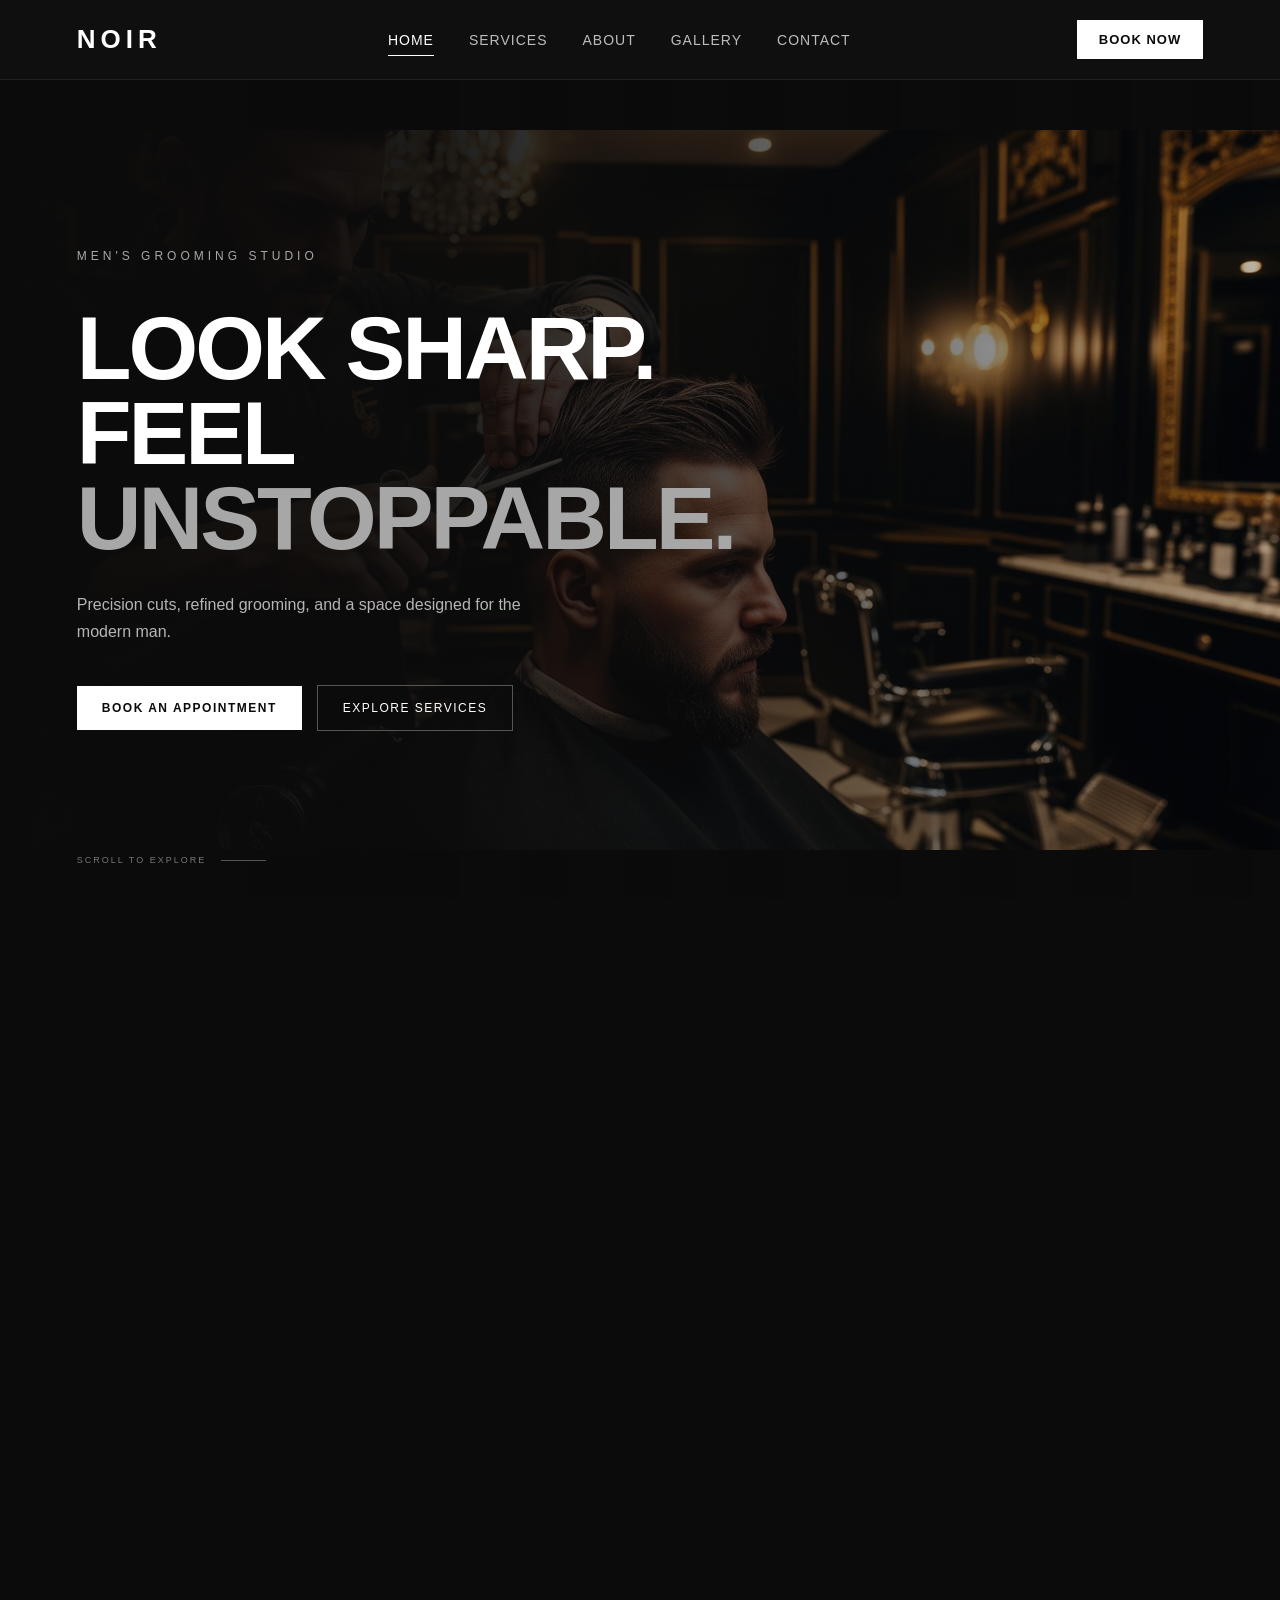
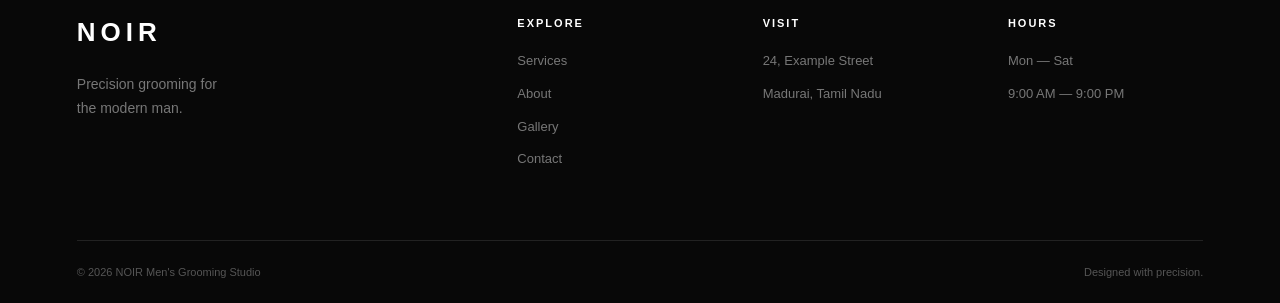
<file: index.html>
<!DOCTYPE html>
<html lang="en">
<head>
    <meta charset="UTF-8">
    <meta name="viewport" content="width=device-width, initial-scale=1.0">
    <title>NOIR — Men's Grooming Studio</title>
    <link rel="stylesheet" href="css/style.css">
    <link rel="stylesheet" href="css/home.css">
</head>

<body>

<header class="navbar">
     <a href="index.html" class="logo">NOIR</a>
       <nav class="nav-links">
    <a href="index.html" class="active">Home</a>
    <a href="services.html">Services</a>
    <a href="about.html">About</a>
    <a href="gallery.html">Gallery</a>
    <a href="contact.html">Contact</a>
</nav>

<a href="contact.html#contact" class="nav-button">Book Now</a>

<button class="menu-toggle" id="menuToggle" aria-label="Open menu">
    <span></span>
    <span></span>
</button>
</header>

<section class="hero">
    <div class="hero-content">
        <p class="hero-label">MEN'S GROOMING STUDIO</p>
<br>
        <h1>LOOK SHARP.<br>FEEL <span>UNSTOPPABLE.</span></h1>

        <p class="hero-description">
            Precision cuts, refined grooming, and a space designed for the modern man.
        </p>

        <div class="hero-buttons">
            <a href="contact.html#contact" class="primary-button">Book an Appointment</a>
            <a href="services.html#menugo" class="secondary-button">Explore Services</a>
        </div>
    </div>

    <div class="hero-scroll">
        <span>SCROLL TO EXPLORE</span>
        <div class="scroll-line"></div>
    </div>
</section>
    
<section class="services-preview reveal">
    <div class="section-heading">
        <div>
            <p class="section-label">WHAT WE DO</p>
            <h2>Precision grooming<br>for the modern man.</h2>
        </div>

        <a href="services.html" class="view-services">View All Services →</a>
    </div>

    <div class="services-list">

        <div class="service-item">
            <span class="service-number">01</span>

            <div class="service-info">
                <h3>Signature Haircut</h3>
                <p>Precision cut tailored to your style and features.</p>
            </div>

            <span class="service-price">₹500</span>
        </div>

        <div class="service-item">
            <span class="service-number">02</span>

            <div class="service-info">
                <h3>Beard Sculpt</h3>
                <p>Shape, define and refine your beard with precision.</p>
            </div>

            <span class="service-price">₹300</span>
        </div>

        <div class="service-item">
            <span class="service-number">03</span>

            <div class="service-info">
                <h3>Hair + Beard</h3>
                <p>The complete grooming experience, from cut to finish.</p>
            </div>

            <span class="service-price">₹700</span>
        </div>

        <div class="service-item">
            <span class="service-number">04</span>

            <div class="service-info">
                <h3>Premium Styling</h3>
                <p>Professional styling to complete your signature look.</p>
            </div>

            <span class="service-price">₹400</span>
        </div>

    </div>
</section>

<section class="experience reveal">
    <div class="experience-image">
        <img src="images/experience.jpg" alt="Barber providing a precision haircut">
    </div>

    <div class="experience-content">
        <p class="section-label">THE NOIR EXPERIENCE</p>

        <h2>More than a haircut.<br>It's your time.</h2>

        <p class="experience-description">
            Step into a space where precision meets comfort. 
            Every detail is designed to give you a grooming experience 
            worth coming back for.
        </p>

        <div class="experience-features">

            <div class="feature">
                <span>01</span>
                <div>
                    <h3>Precision</h3>
                    <p>Every cut is tailored to your style and features.</p>
                </div>
            </div>

            <div class="feature">
                <span>02</span>
                <div>
                    <h3>Experience</h3>
                    <p>A refined environment designed around you.</p>
                </div>
            </div>

            <div class="feature">
                <span>03</span>
                <div>
                    <h3>Confidence</h3>
                    <p>Leave looking sharp and feeling your best.</p>
                </div>
            </div>

        </div>
    </div>
</section>

<section class="gallery-preview reveal">

    <div class="gallery-heading">
        <div>
            <p class="section-label">OUR WORK</p>
            <h2>Made to be<br>noticed.</h2>
        </div>

        <a href="gallery.html" class="view-services">
            View Full Gallery →
        </a>
    </div>

    <div class="gallery-grid">

        <div class="gallery-item gallery-large">
            <img src="images/gallery1.jpg" alt="Precision haircut">
        </div>

        <div class="gallery-item">
            <img src="images/gallery2.jpg" alt="Modern men's hairstyle">
        </div>

        <div class="gallery-item">
            <img src="images/gallery3.jpg" alt="Professional beard styling">
        </div>

        <div class="gallery-item">
            <img src="images/gallery4.jpg" alt="Barber grooming service">
        </div>

        <div class="gallery-item gallery-large">
            <img src="images/gallery5.jpg" alt="Premium men's haircut">
        </div>

        <div class="gallery-item">
            <img src="images/gallery6.jpg" alt="Luxury barber studio">
        </div>

          <div class="gallery-item">
            <img src="images/gallery7.jpg" alt="Luxury Salon">
        </div>

    </div>

</section>

<section class="booking-cta reveal">

    <div class="cta-content">
        <p class="section-label">YOUR NEXT LOOK STARTS HERE</p>

        <h2>Ready for<br><span>your next look?</span></h2>

        <p>
            Book your appointment and let us take care of the rest.
        </p>

        <a href="contact.html" class="cta-button">
            Book an Appointment →
        </a>
    </div>

</section>

<footer class="footer">

    <div class="footer-main">

        <div class="footer-brand">
            <a href="index.html" class="logo" id="businessLogo">NOIR</a>

            <p>
                Precision grooming for<br>
                the modern man.
            </p>
        </div>

        <div class="footer-column">
            <h4>Explore</h4>
            <a href="services.html">Services</a>
            <a href="about.html">About</a>
            <a href="gallery.html">Gallery</a>
            <a href="contact.html">Contact</a>
        </div>

        <div class="footer-column">
            <h4>Visit</h4>
            <p>24, Example Street</p>
            <p>Madurai, Tamil Nadu</p>
        </div>

        <div class="footer-column">
            <h4>Hours</h4>
            <p>Mon — Sat</p>
            <p>9:00 AM — 9:00 PM</p>
        </div>

    </div>

    <div class="footer-bottom">
        <p>© 2026 NOIR Men's Grooming Studio</p>
        <p>Designed with precision.</p>
    </div>

</footer>
    
<script src="js/script.js"></script>

</body>

</html>
</file>
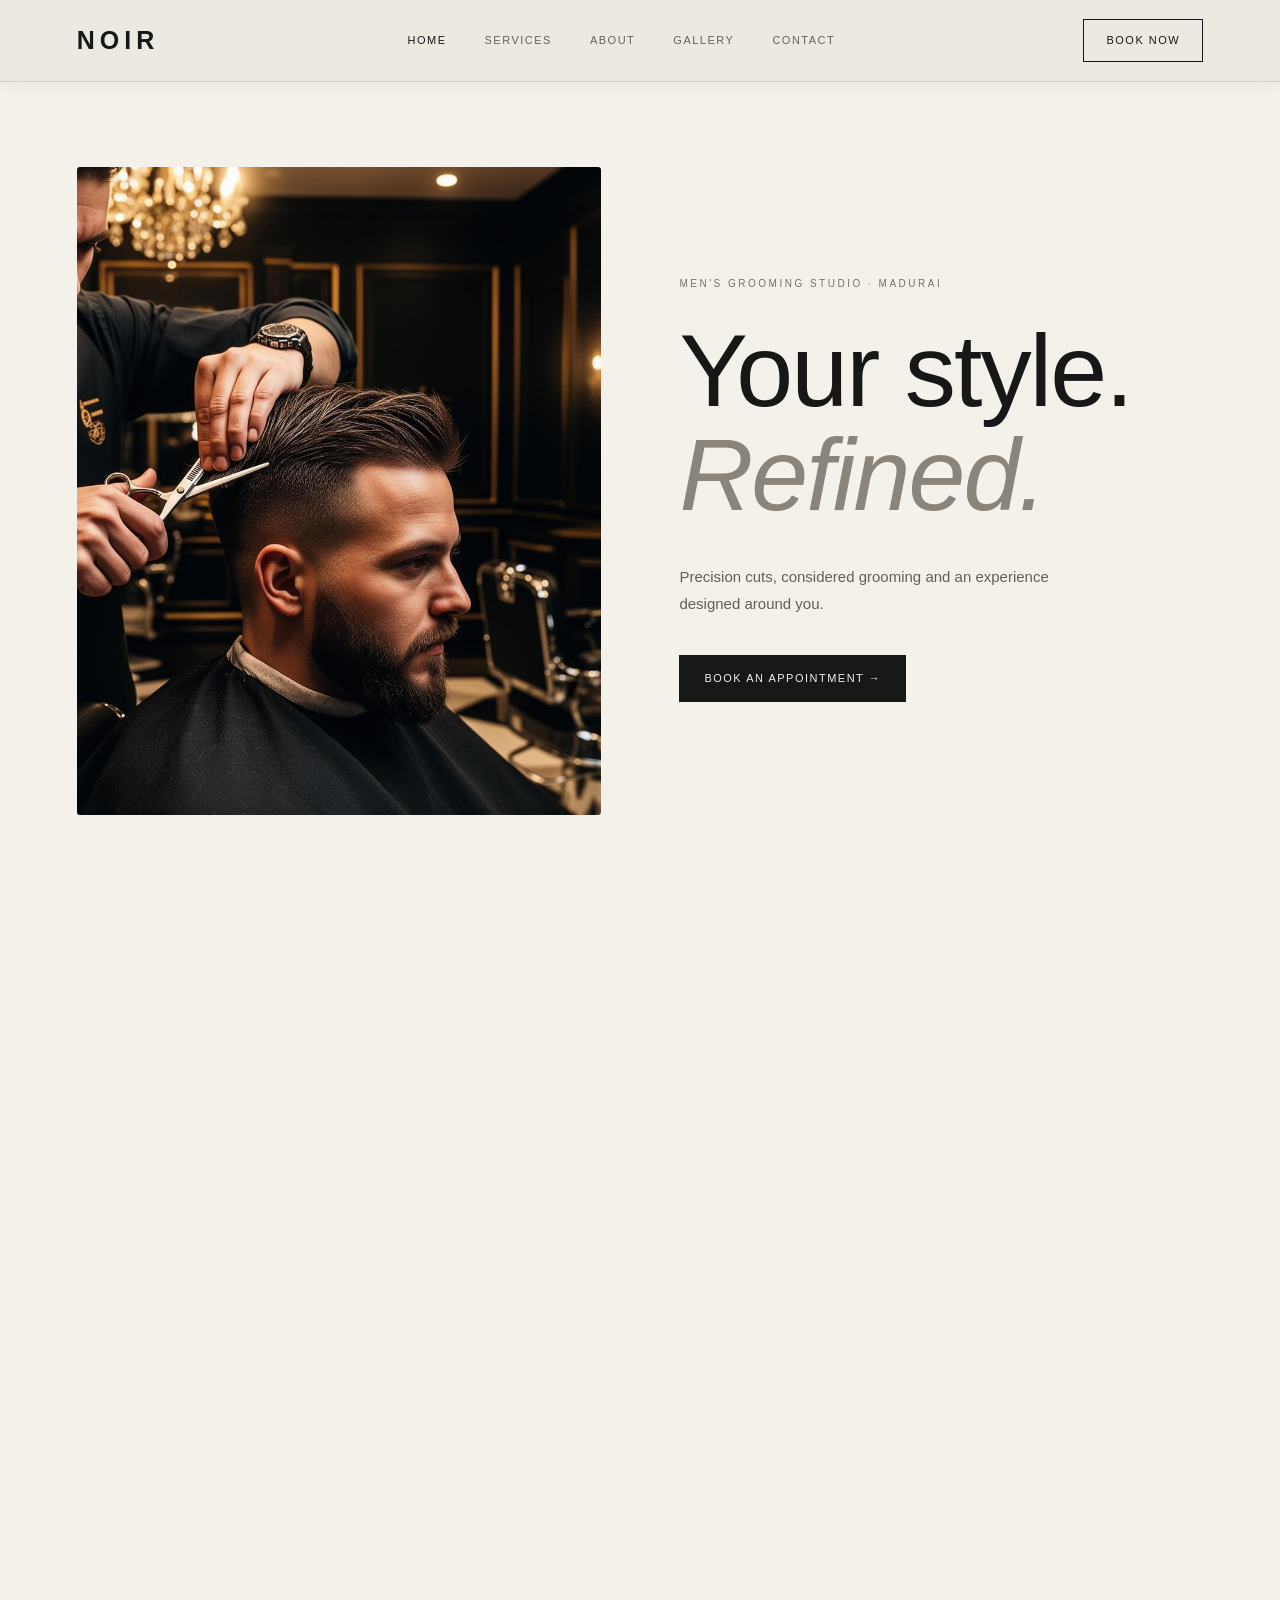
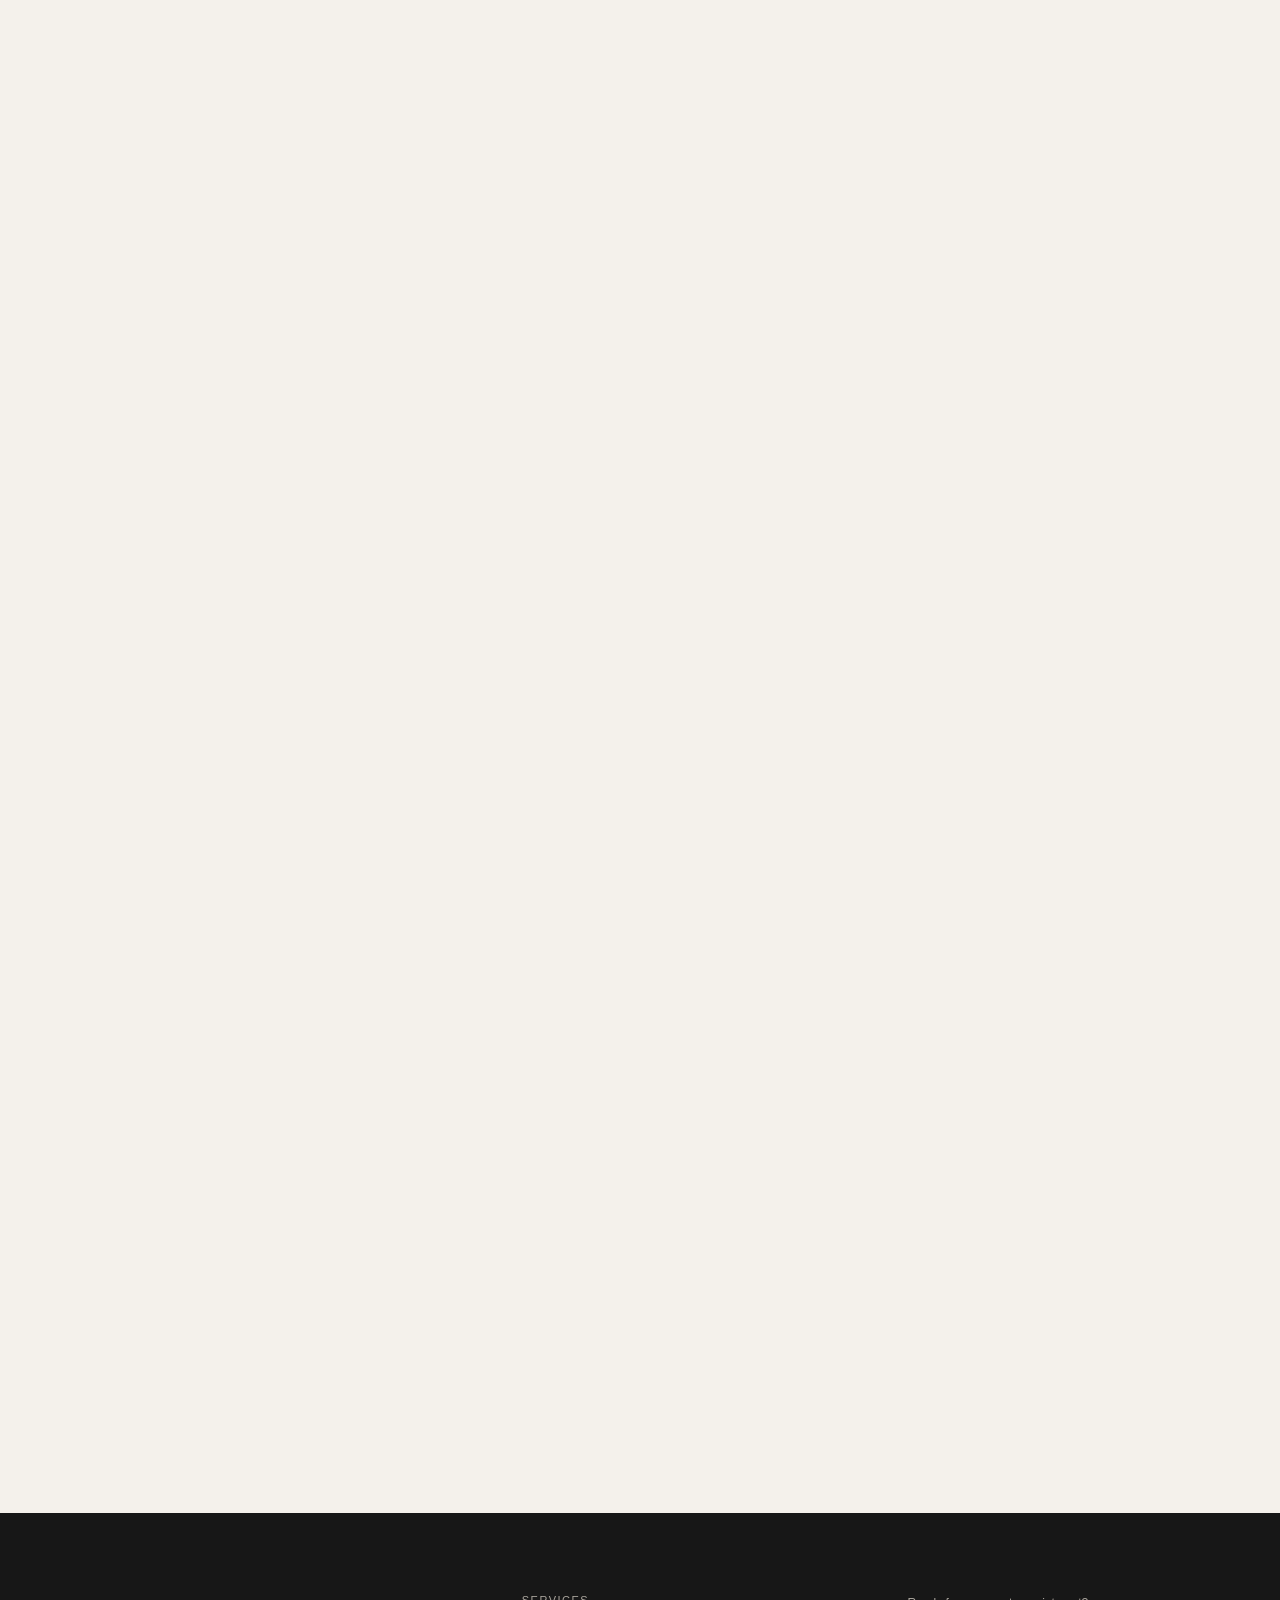
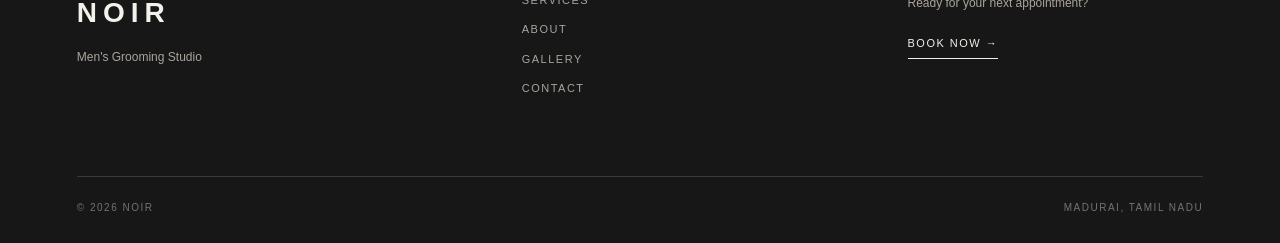
<file: v2/index.html>
<!DOCTYPE html>
<html lang="en">

<head>
    <meta charset="UTF-8">
    <meta name="viewport" content="width=device-width, initial-scale=1.0">
    <title>NOIR — Men's Grooming Studio</title>
    <link rel="stylesheet" href="css/style.css">
    <link rel="stylesheet" href="css/home.css">
</head>

<body>

    <header class="navbar">
        <a href="index.html" class="logo">NOIR</a>

        <nav class="nav-links">
            <a href="index.html" class="active">Home</a>
            <a href="services.html">Services</a>
            <a href="about.html">About</a>
            <a href="gallery.html">Gallery</a>
            <a href="contact.html">Contact</a>
        </nav>

        <a href="contact.html#bookwp" class="nav-button">Book Now</a>

        <button class="menu-toggle" id="menuToggle" aria-label="Open menu">
            <span></span>
            <span></span>
        </button>
    </header>

    <main>

        <section class="hero">
            <div class="hero-image"></div>

            <div class="hero-content">
                <p class="eyebrow">MEN'S GROOMING STUDIO · MADURAI</p>

                <h1>
                    Your style.<br>
                    <span>Refined.</span>
                </h1>

                <p class="hero-text">
                    Precision cuts, considered grooming and an experience
                    designed around you.
                </p>

                <a href="contact.html#bookwp" class="hero-button">
                    Book an appointment →
                </a>
            </div>
        </section>

        <section class="intro">
            <div class="intro-label">THE NOIR EXPERIENCE</div>

            <div class="intro-content">
                <h2>
                    Grooming isn't<br>
                    <span>just a routine.</span>
                </h2>

                <p>
                    It's the way you carry yourself. At NOIR, every cut,
                    detail and finish is considered to bring out your best.
                </p>
            </div>
        </section>

        <!-- Featured services -->
        <section class="featured-services">
            <div class="section-heading">
                <p>SELECTED SERVICES</p>
                <h2>Simple. Precise.<br><span>Considered.</span></h2>
            </div>

            <div class="service-list">
                <div class="service-item">
                    <span>01</span>
                    <div>
                        <h3>Signature Haircut</h3>
                        <p>Precision cut tailored to your style.</p>
                    </div>
                    <strong>₹500</strong>
                </div>

                <div class="service-item">
                    <span>02</span>
                    <div>
                        <h3>Haircut + Beard</h3>
                        <p>A complete, balanced grooming finish.</p>
                    </div>
                    <strong>₹700</strong>
                </div>

                <div class="service-item">
                    <span>03</span>
                    <div>
                        <h3>Full Grooming</h3>
                        <p>The complete NOIR grooming experience.</p>
                    </div>
                    <strong>₹1,000</strong>
                </div>
            </div>

            <a href="services.html" class="services-link">View all services →</a>
        </section>

        <!-- Feature image -->
        <section class="feature-image">
            <img src="../images/gallery4.jpg" alt="NOIR grooming experience">
            <div class="feature-image-text">
                <p>THE NOIR STANDARD</p>
                <h2>Details<br><span>matter.</span></h2>
            </div>
        </section>
        <!-- Experience section -->
        <section class="experience">
            <div class="experience-left">
                <p class="experience-label">THE NOIR EXPERIENCE</p>

                <h2>
                    Good grooming<br>
                    <span>feels different.</span>
                </h2>


            </div>

            <div class="experience-right">


                <p class="experience-intro">
                    From the first consultation to the final finish,
                    every detail is kept simple, personal and precise.
                </p>

                <div class="experience-list">
                    <div class="experience-item">
                        <span>01</span>
                        <div>
                            <h3>Precision</h3>
                            <p>Clean cuts, sharp details and a finish that lasts.</p>
                        </div>
                    </div>

                    <div class="experience-item">
                        <span>02</span>
                        <div>
                            <h3>Your Style</h3>
                            <p>We work with your look, not against it.</p>
                        </div>
                    </div>

                    <div class="experience-item">
                        <span>03</span>
                        <div>
                            <h3>The Finish</h3>
                            <p>Because the smallest details make the difference.</p>
                        </div>
                    </div>
                </div>
            </div>
        </section>

        <!-- Booking CTA -->
        <!-- Booking CTA -->
        <section class="booking-cta">
            <img src="../images/contact-cta.jpg" alt="NOIR grooming experience">

            <div class="booking-overlay"></div>

            <div class="booking-content">
                <p>READY WHEN YOU ARE</p>

                <h2>
                    Make time<br>
                    <span>for yourself.</span>
                </h2>

                <a href="contact.html#bookwp" class="booking-button">
                    Book an appointment →
                </a>
            </div>
        </section>

        <!-- Footer -->
        <footer class="footer">
            <div class="footer-top">
                <div>
                    <a href="index.html" class="footer-logo">NOIR</a>
                    <p>Men's Grooming Studio</p>
                </div>

                <div class="footer-links">
                    <a href="services.html">Services</a>
                    <a href="about.html">About</a>
                    <a href="gallery.html">Gallery</a>
                    <a href="contact.html">Contact</a>
                </div>

                <div class="footer-booking">
                    <p>Ready for your next appointment?</p>
                    <a href="contact.html#bookwp">Book now →</a>
                </div>
            </div>

            <div class="footer-bottom">
                <span>© 2026 NOIR</span>
                <span>Madurai, Tamil Nadu</span>
            </div>
        </footer>

    </main>

    <script src="js/script.js"></script>
</body>

</html>
</file>
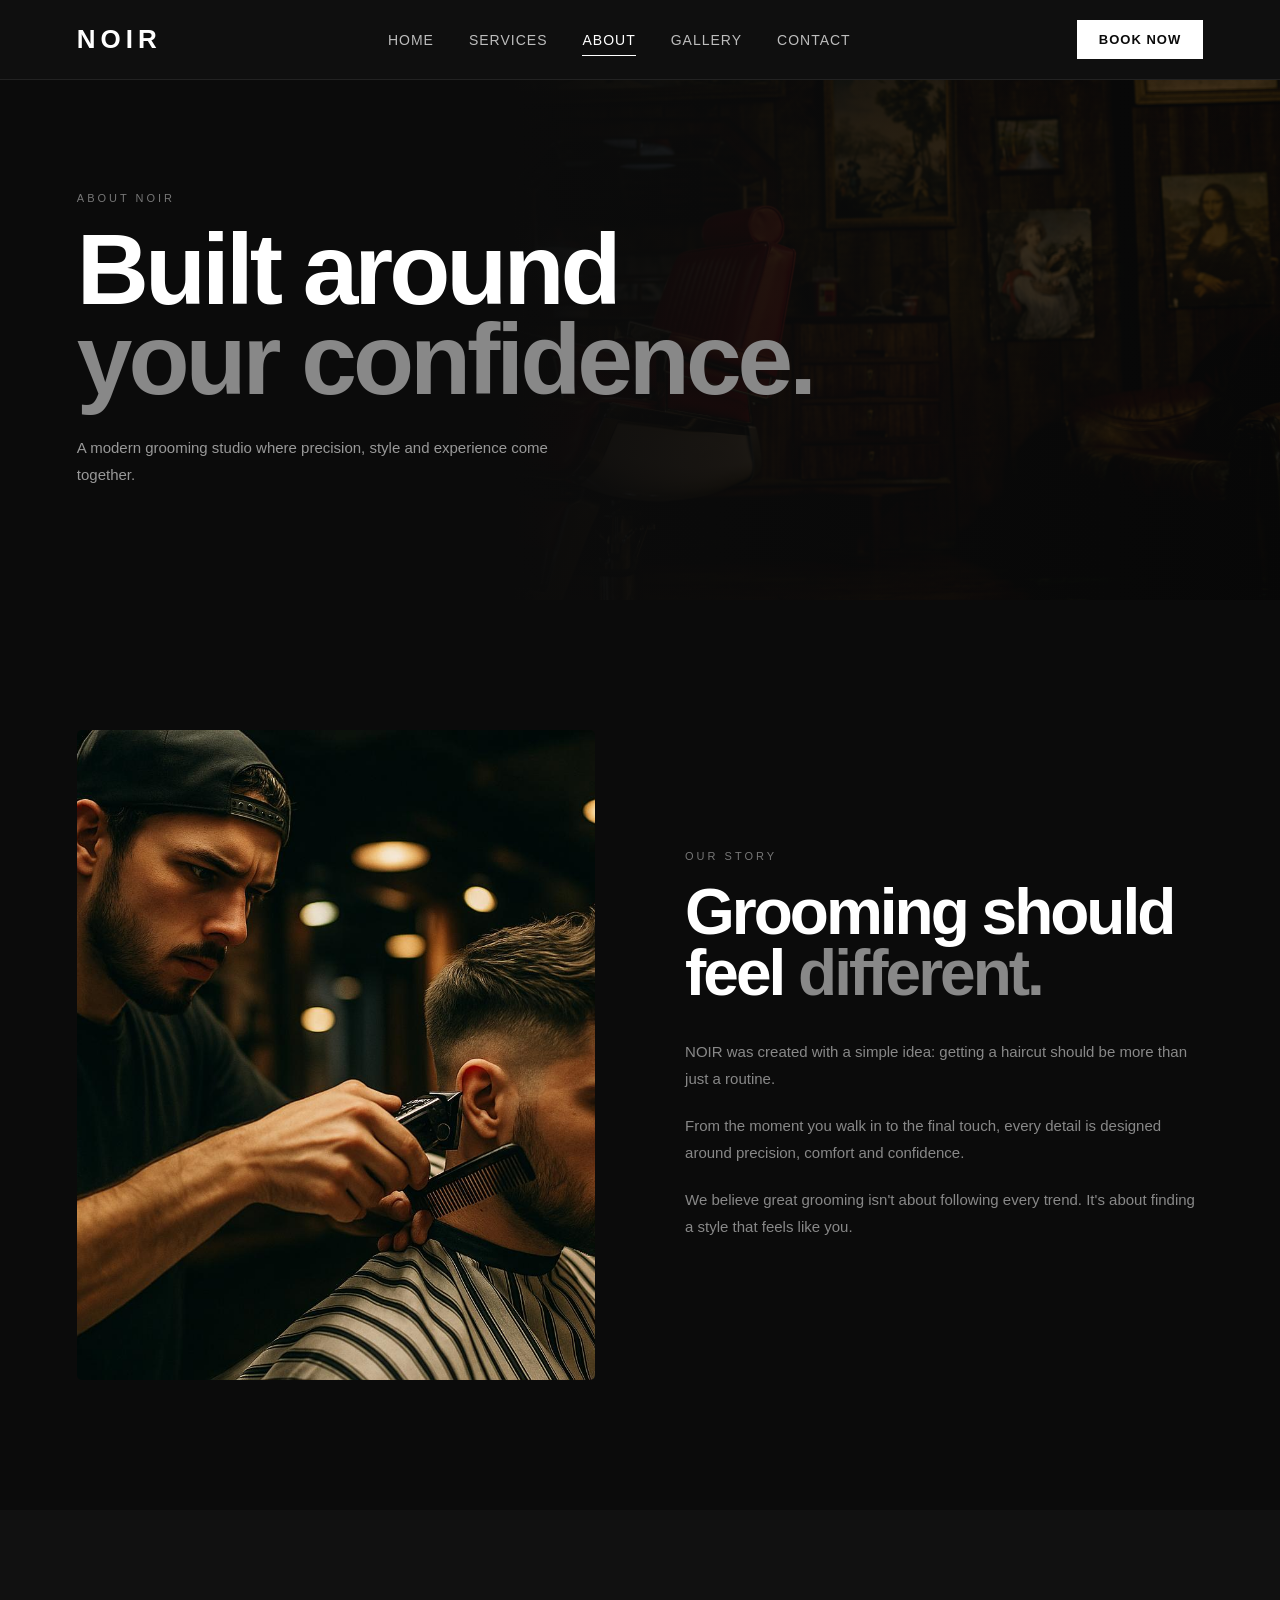
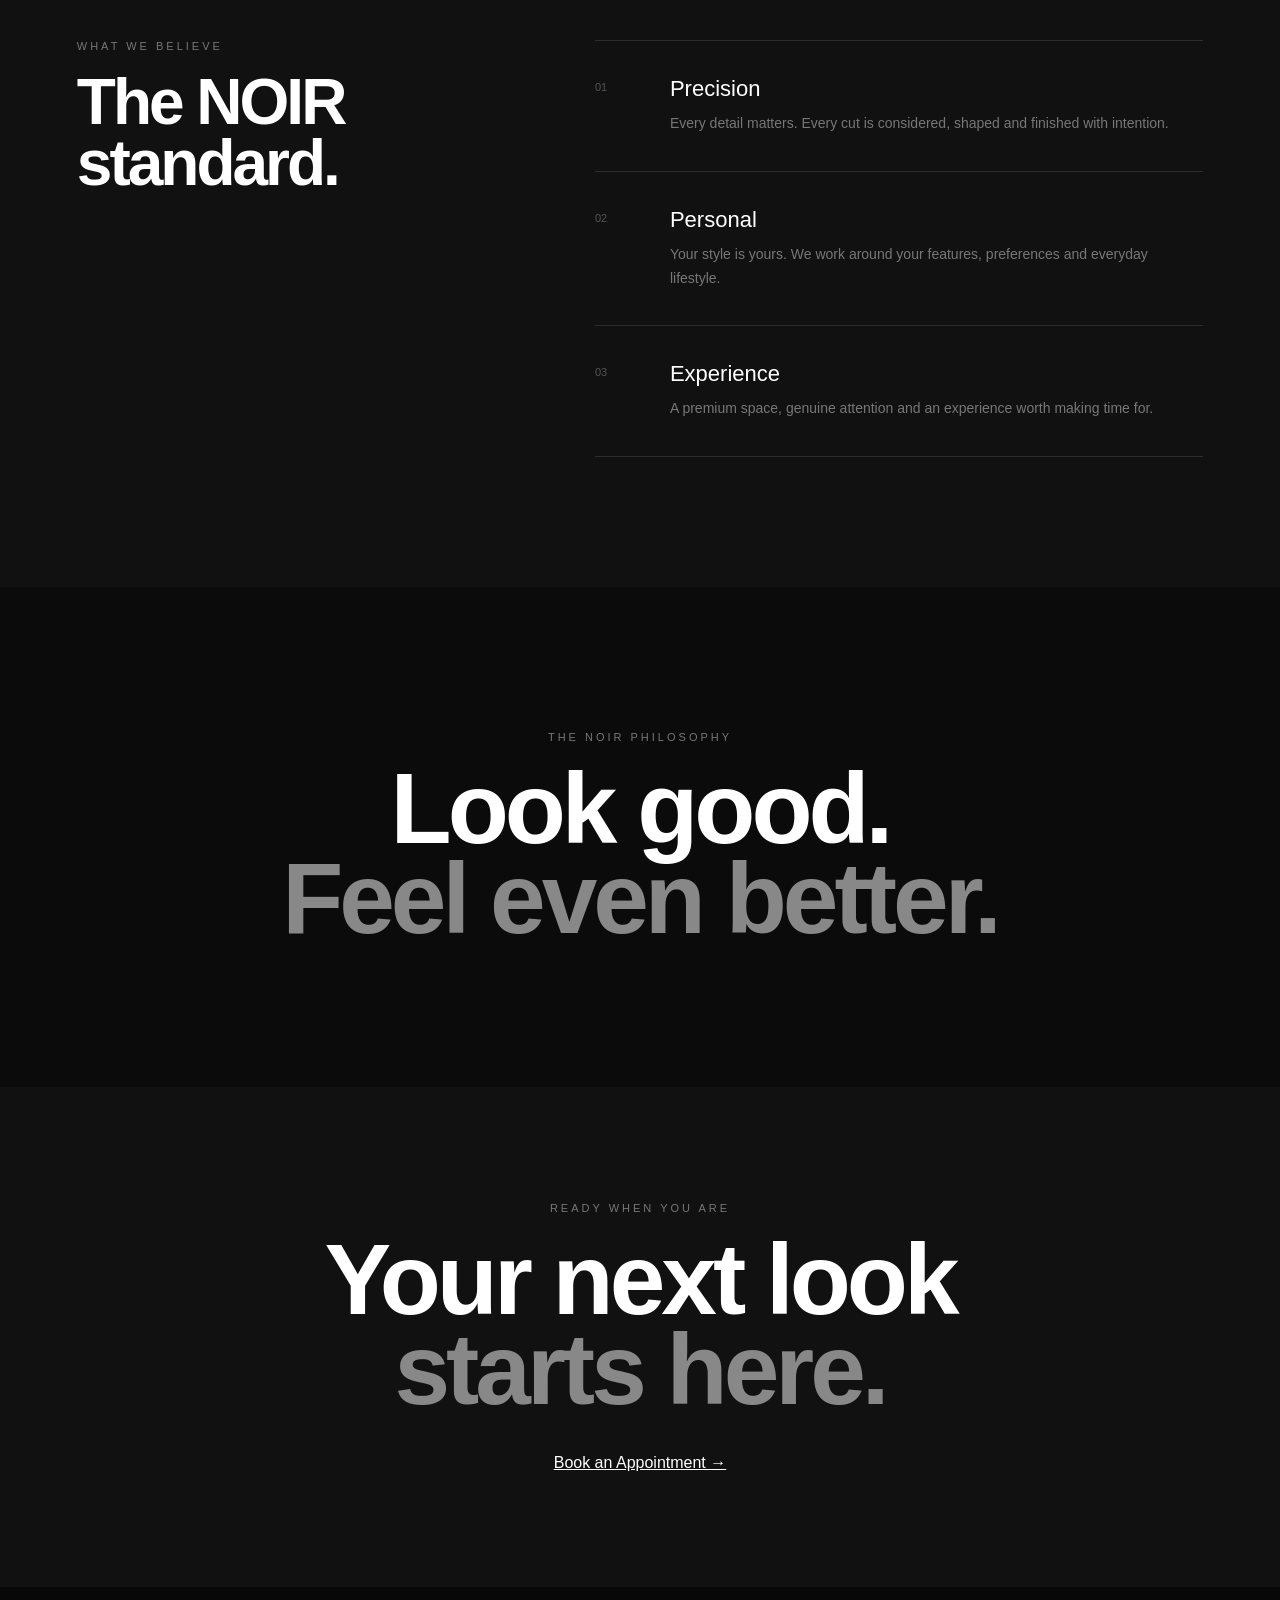
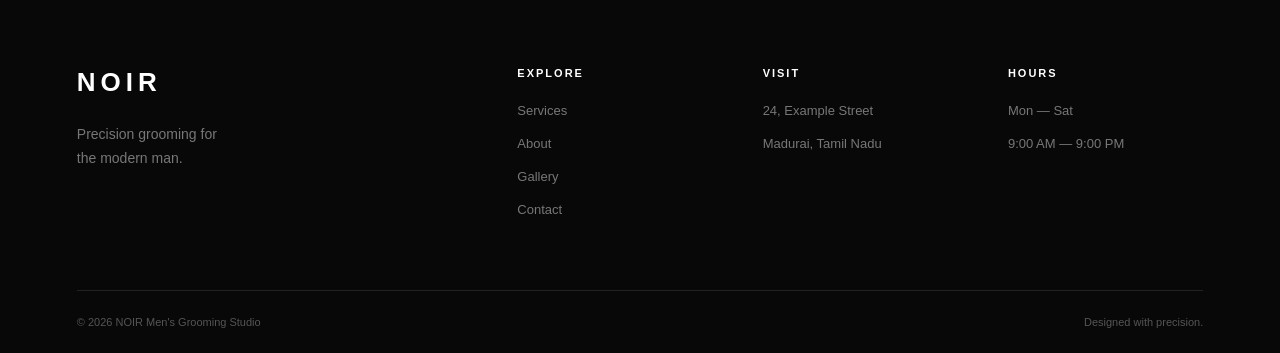
<file: about.html>
<!DOCTYPE html>
<html lang="en">
<head>
    <meta charset="UTF-8">
    <meta name="viewport" content="width=device-width, initial-scale=1.0">
    <title>About — NOIR</title>
    <link rel="stylesheet" href="css/style.css">
    <link rel="stylesheet" href="css/about.css">
</head>

<body>

<header class="navbar">
    <a href="index.html" class="logo" id="businessLogo" >NOIR</a>

   <nav class="nav-links">
    <a href="index.html">Home</a>
    <a href="services.html">Services</a>
    <a href="about.html" class="active">About</a>
    <a href="gallery.html">Gallery</a>
    <a href="contact.html">Contact</a>
</nav>

<a href="contact.html#contact" class="nav-button">Book Now</a>

<button class="menu-toggle" id="menuToggle" aria-label="Open menu">
    <span></span>
    <span></span>
</button>
</header>


<main>

    <section class="about-hero">

        <div class="about-hero-content">

            <p class="section-label">ABOUT NOIR</p>

            <h1>
                Built around<br>
                <span>your confidence.</span>
            </h1>

            <p>
                A modern grooming studio where precision,
                style and experience come together.
            </p>

        </div>

    </section>


    <section class="about-story">

        <div class="about-story-image">
            <img src="images/experience.jpg" alt="NOIR barber providing a grooming service">
        </div>

        <div class="about-story-content">

            <p class="section-label">OUR STORY</p>

            <h2>
                Grooming should<br>
                feel <span>different.</span>
            </h2>

            <p>
                NOIR was created with a simple idea:
                getting a haircut should be more than just a routine.
            </p>

            <p>
                From the moment you walk in to the final touch,
                every detail is designed around precision, comfort
                and confidence.
            </p>

            <p>
                We believe great grooming isn't about following
                every trend. It's about finding a style that feels
                like you.
            </p>

        </div>

    </section>


    <section class="about-values">

        <div class="about-values-heading">

            <p class="section-label">WHAT WE BELIEVE</p>

            <h2>
                The NOIR<br>
                standard.
            </h2>

        </div>


        <div class="values-list">

            <div class="value-item">
                <span>01</span>

                <div>
                    <h3>Precision</h3>
                    <p>
                        Every detail matters. Every cut is considered,
                        shaped and finished with intention.
                    </p>
                </div>
            </div>

            <div class="value-item">
                <span>02</span>

                <div>
                    <h3>Personal</h3>
                    <p>
                        Your style is yours. We work around your features,
                        preferences and everyday lifestyle.
                    </p>
                </div>
            </div>

            <div class="value-item">
                <span>03</span>

                <div>
                    <h3>Experience</h3>
                    <p>
                        A premium space, genuine attention and an experience
                        worth making time for.
                    </p>
                </div>
            </div>

        </div>

    </section>


    <section class="about-quote">

        <div>

            <p class="section-label">THE NOIR PHILOSOPHY</p>

            <h2>
                Look good.<br>
                <span>Feel even better.</span>
            </h2>

        </div>

    </section>


    <section class="about-cta">

        <div>

            <p class="section-label">READY WHEN YOU ARE</p>

            <h2>
                Your next look<br>
                <span>starts here.</span>
            </h2>

            <a href="contact.html#contact" class="cta-button">
                Book an Appointment →
            </a>

        </div>

    </section>

</main>


<footer class="footer">

    <div class="footer-main">

        <div class="footer-brand">
            <a href="index.html" class="logo">NOIR</a>

            <p>
                Precision grooming for<br>
                the modern man.
            </p>
        </div>

        <div class="footer-column">
            <h4>Explore</h4>
            <a href="services.html">Services</a>
            <a href="about.html">About</a>
            <a href="gallery.html">Gallery</a>
            <a href="contact.html">Contact</a>
        </div>

        <div class="footer-column">
            <h4>Visit</h4>
            <p>24, Example Street</p>
            <p>Madurai, Tamil Nadu</p>
        </div>

        <div class="footer-column">
            <h4>Hours</h4>
            <p>Mon — Sat</p>
            <p>9:00 AM — 9:00 PM</p>
        </div>

    </div>

    <div class="footer-bottom">
        <p>© 2026 NOIR Men's Grooming Studio</p>
        <p>Designed with precision.</p>
    </div>

</footer>


<script src="js/script.js"></script>

</body>
</html>
</file>
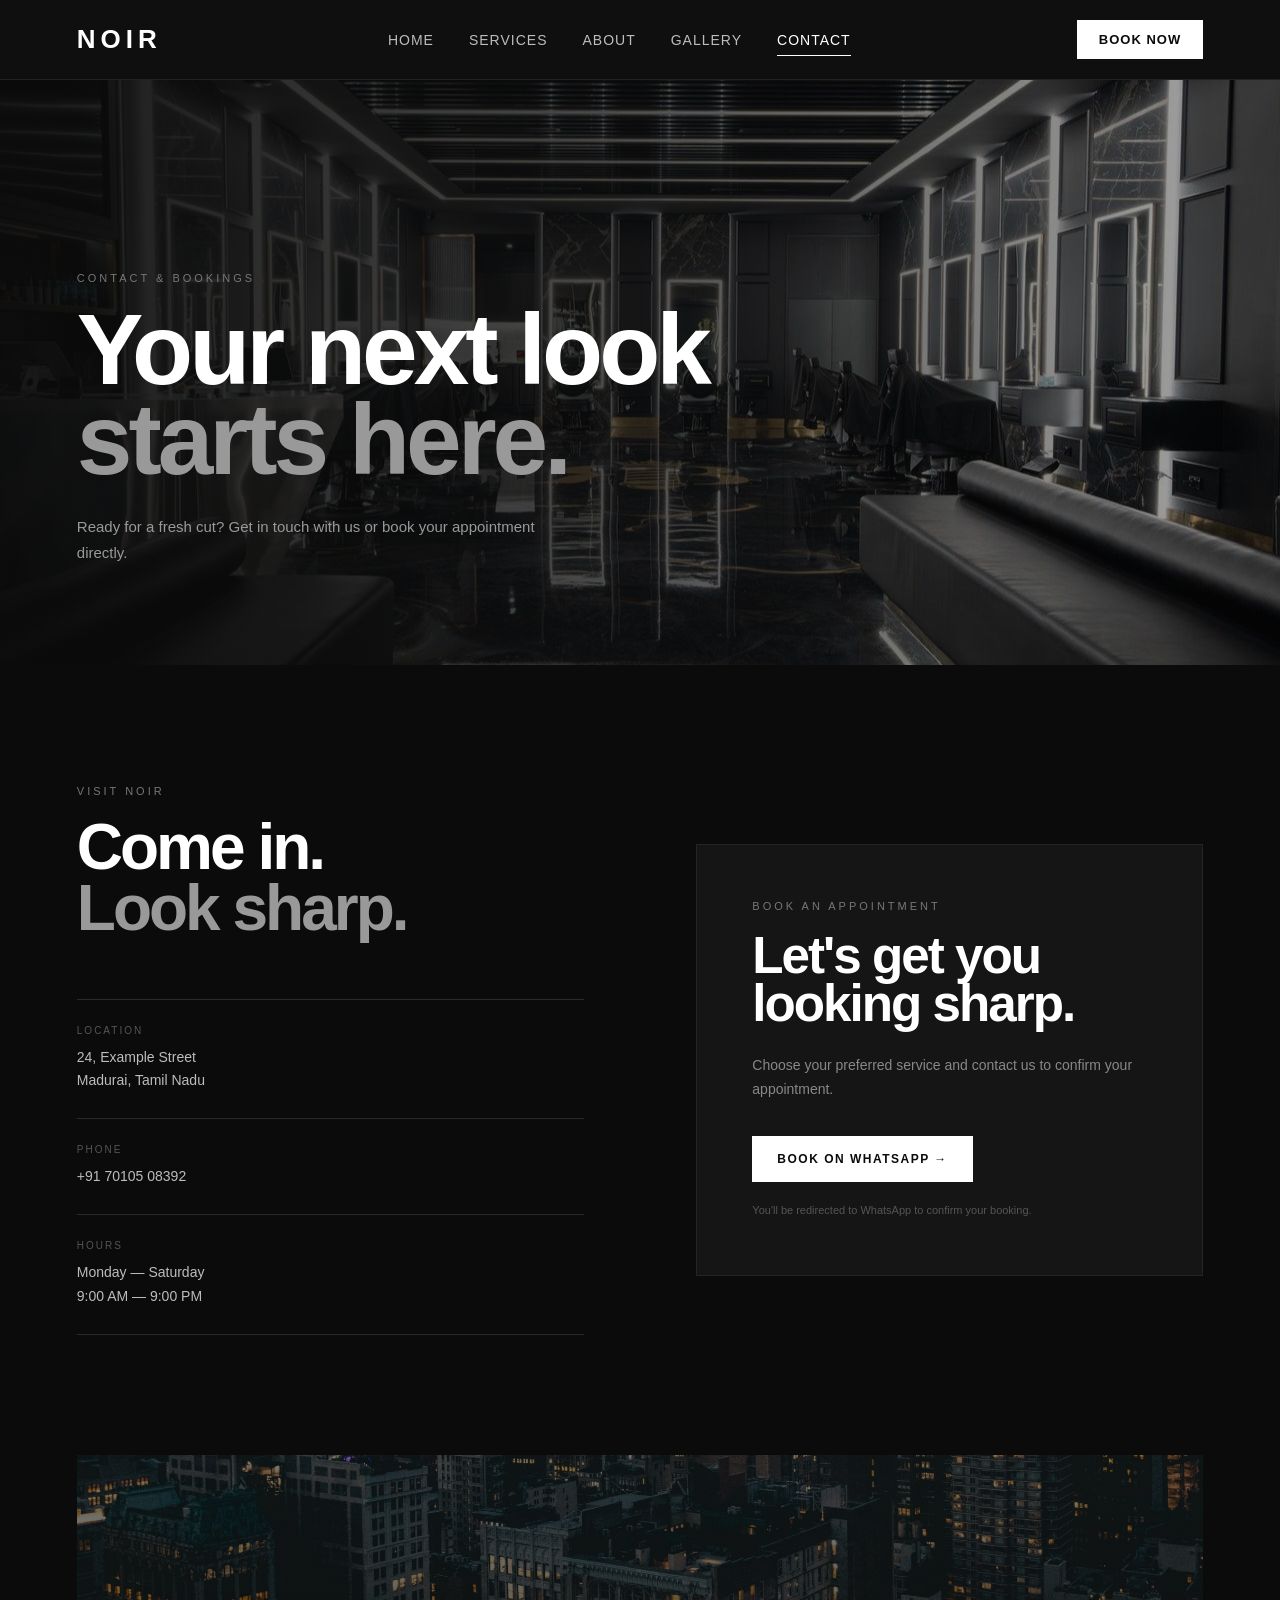
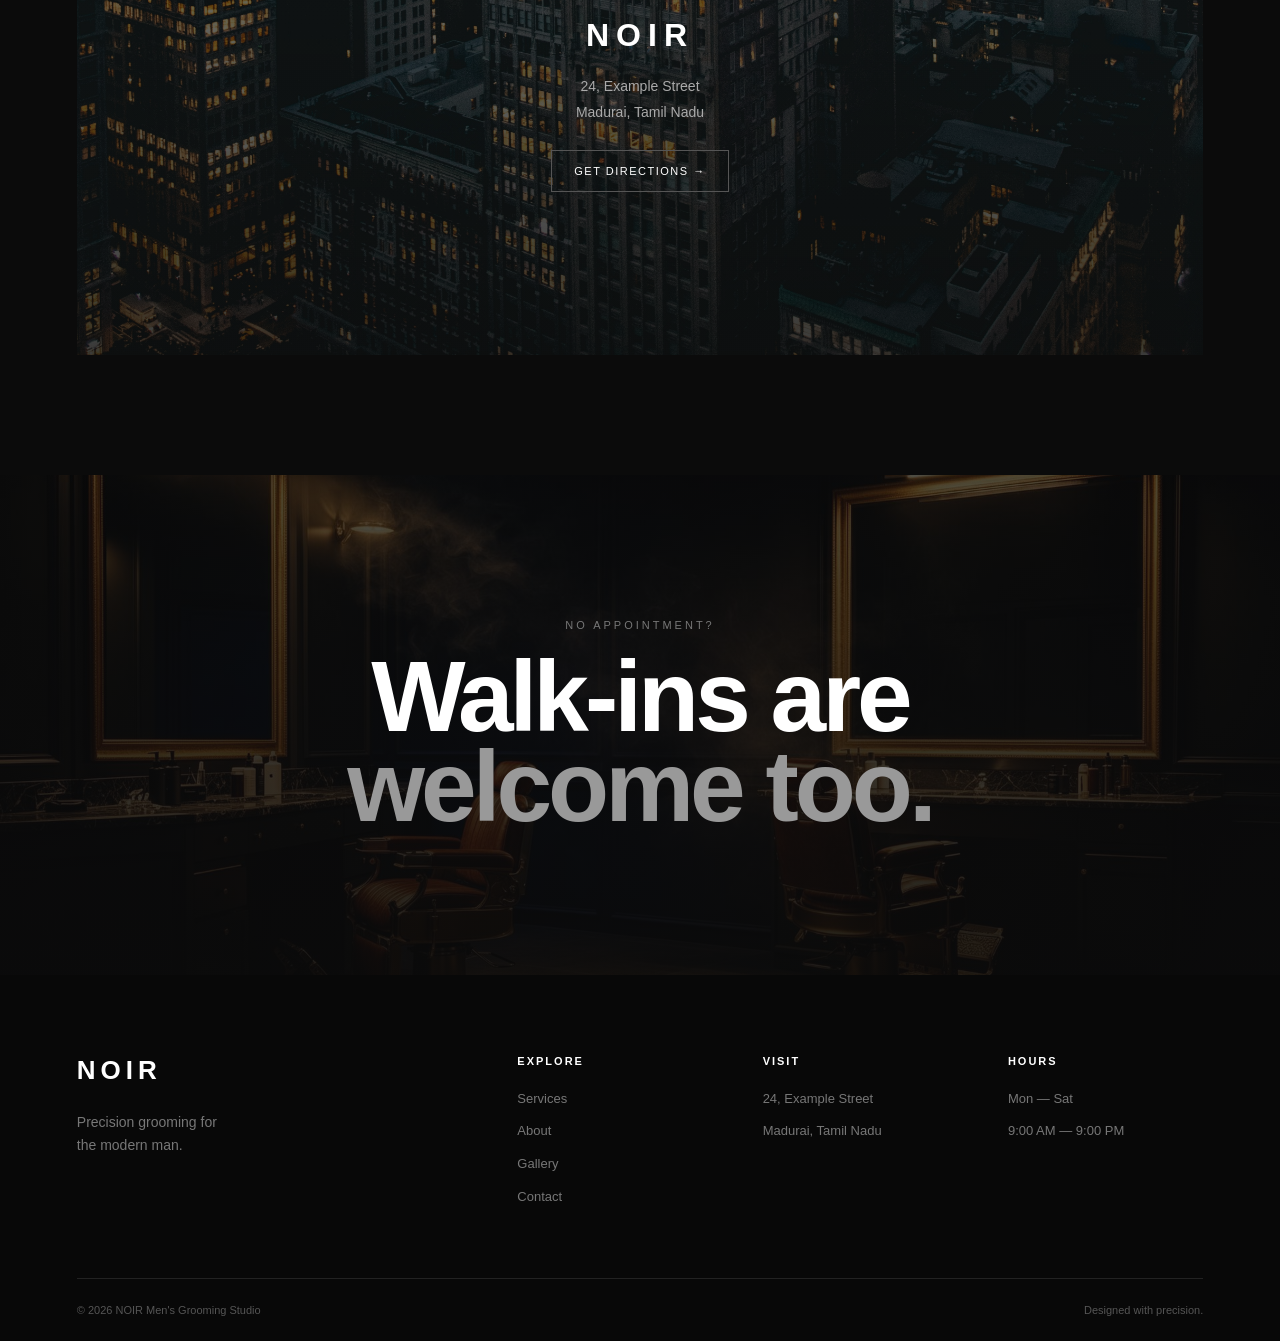
<file: contact.html>
<!DOCTYPE html>
<html lang="en">
<head>
    <meta charset="UTF-8">
    <meta name="viewport" content="width=device-width, initial-scale=1.0">
    <title>Contact — NOIR</title>
    <link rel="stylesheet" href="css/style.css">
    <link rel="stylesheet" href="css/contact.css">
</head>

<body>

<header class="navbar">
     <a href="index.html" class="logo" id="businessLogo" >NOIR</a>
   <nav class="nav-links">
    <a href="index.html">Home</a>
    <a href="services.html">Services</a>
    <a href="about.html">About</a>
    <a href="gallery.html">Gallery</a>
    <a href="contact.html" class="active">Contact</a>
</nav>

<a href="contact.html#contact" class="nav-button">Book Now</a>

<button class="menu-toggle" id="menuToggle" aria-label="Open menu">
    <span></span>
    <span></span>
</button>
</header>


<main>

    <section class="contact-hero">

        <div class="contact-hero-content">

            <p class="section-label">CONTACT & BOOKINGS</p>

            <h1>
                Your next look<br>
                <span>starts here.</span>
            </h1>

            <p>
                Ready for a fresh cut? Get in touch with us
                or book your appointment directly.
            </p>

        </div>

    </section>


    <section class="contact-section" id="contact">

        <div class="contact-info">

            <p class="section-label">VISIT NOIR</p>

            <h2>
                Come in.<br>
                <span>Look sharp.</span>
            </h2>

            <div class="contact-details">

                <div class="contact-detail">
                    <span>LOCATION</span>
                    <p id="businessAddress">24, Example Street<br>Madurai, Tamil Nadu</p>
                </div>

                <div class="contact-detail">
                    <span>PHONE</span>
                    <p id="businessPhone">+91 70105 08392</p>
                </div>

                <div class="contact-detail">
                    <span>HOURS</span>
                    <p id="businessHours">Monday — Saturday<br>9:00 AM — 9:00 PM</p>
                </div>

            </div>

        </div>


        <div class="booking-box">

            <p class="section-label">BOOK AN APPOINTMENT</p>

            <h3>Let's get you<br>looking sharp.</h3>

            <p>
                Choose your preferred service and
                contact us to confirm your appointment.
            </p>

            <a href="#" class="whatsapp-button" id="whatsappBooking">
                Book on WhatsApp →
            </a>

            <p class="booking-note">
                You'll be redirected to WhatsApp to confirm your booking.
            </p>

        </div>

    </section>


    <section class="contact-map">

        <div class="map-placeholder">

            <div class="map-content">

                <span>NOIR</span>

                <p>
                    24, Example Street<br>
                    Madurai, Tamil Nadu
                </p>

                <a
    href="https://maps.app.goo.gl/aJU7nd9ya9Mh6rMG9"
    target="_blank"
    class="map-button"
>
    Get Directions →
</a>

            </div>

        </div>

    </section>


    <section class="contact-cta">

        <div>

            <p class="section-label">NO APPOINTMENT?</p>

            <h2>
                Walk-ins are<br>
                <span>welcome too.</span>
            </h2>

        </div>

    </section>

</main>


<footer class="footer">

    <div class="footer-main">

        <div class="footer-brand">
            <a href="index.html" class="logo">NOIR</a>

            <p>
                Precision grooming for<br>
                the modern man.
            </p>
        </div>

        <div class="footer-column">
            <h4>Explore</h4>
            <a href="services.html">Services</a>
            <a href="about.html">About</a>
            <a href="gallery.html">Gallery</a>
            <a href="contact.html">Contact</a>
        </div>

        <div class="footer-column">
            <h4>Visit</h4>
            <p>24, Example Street</p>
            <p>Madurai, Tamil Nadu</p>
        </div>

        <div class="footer-column">
            <h4>Hours</h4>
            <p>Mon — Sat</p>
            <p>9:00 AM — 9:00 PM</p>
        </div>

    </div>

    <div class="footer-bottom">
        <p>© 2026 NOIR Men's Grooming Studio</p>
        <p>Designed with precision.</p>
    </div>

</footer>


<script src="js/script.js"></script>

</body>
</html>
</file>
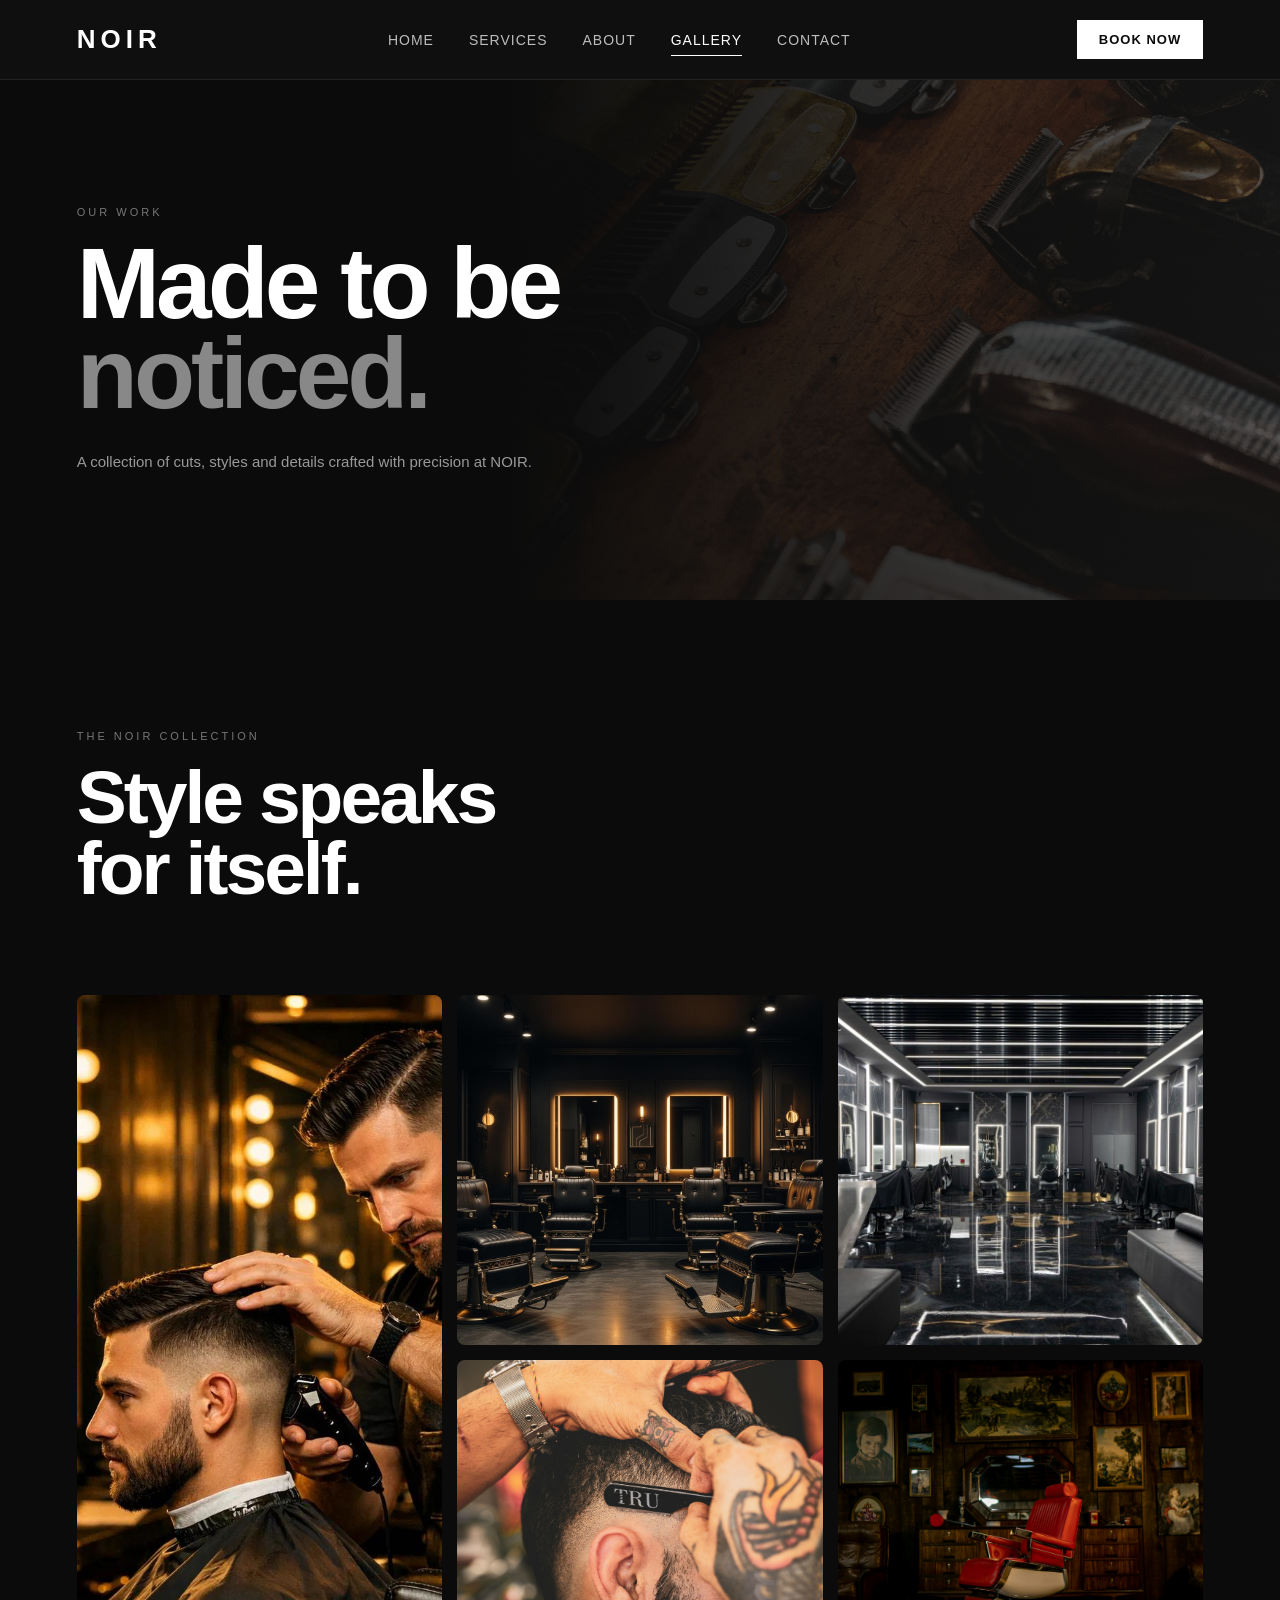
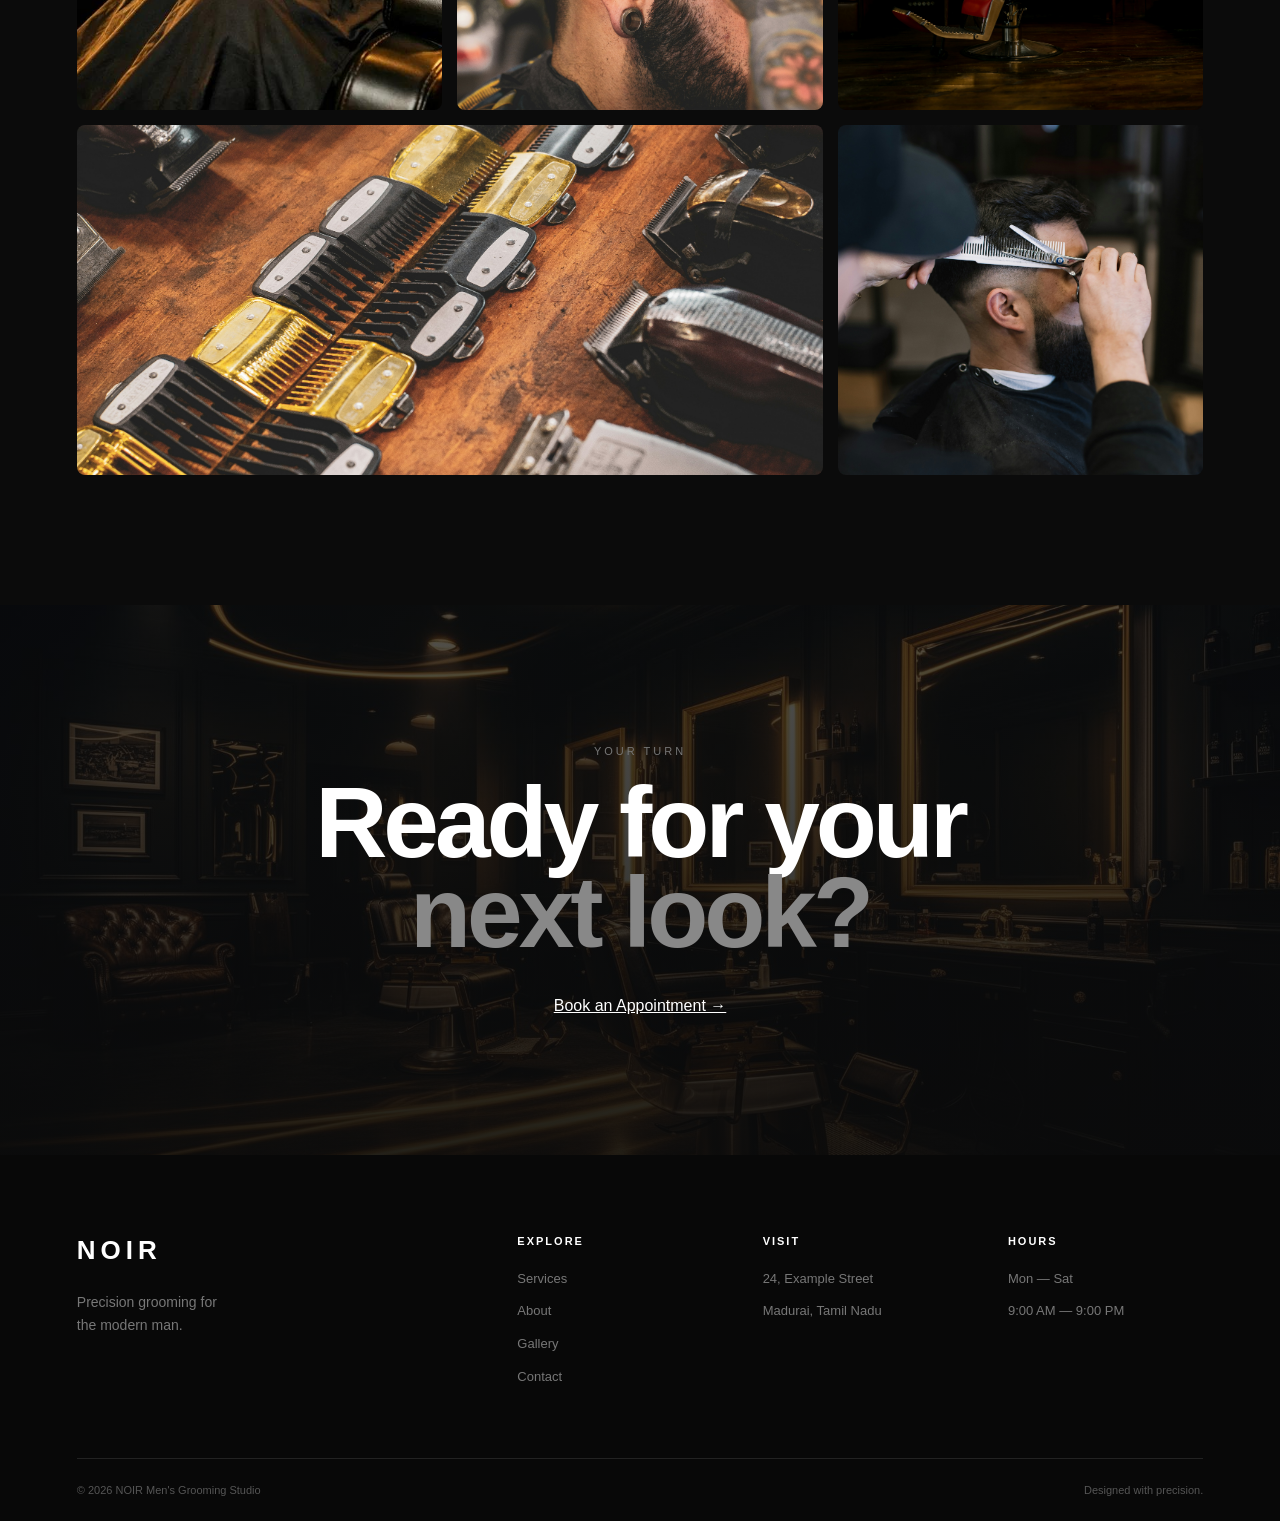
<file: gallery.html>
<!DOCTYPE html>
<html lang="en">
<head>
    <meta charset="UTF-8">
    <meta name="viewport" content="width=device-width, initial-scale=1.0">
    <title>Gallery — NOIR</title>
    <link rel="stylesheet" href="css/style.css">
    <link rel="stylesheet" href="css/gallery.css">
</head>

<body>

<header class="navbar">
     <a href="index.html" class="logo" id="businessLogo" >NOIR</a>
    <nav class="nav-links">
    <a href="index.html">Home</a>
    <a href="services.html">Services</a>
    <a href="about.html">About</a>
    <a href="gallery.html" class="active">Gallery</a>
    <a href="contact.html">Contact</a>
</nav>

<a href="contact.html#contact" class="nav-button">Book Now</a>

<button class="menu-toggle" id="menuToggle" aria-label="Open menu">
    <span></span>
    <span></span>
</button>
</header>


<main>

    <section class="gallery-hero">

        <div class="gallery-hero-content">

            <p class="section-label">OUR WORK</p>

            <h1>
                Made to be<br>
                <span>noticed.</span>
            </h1>

            <p>
                A collection of cuts, styles and details crafted
                with precision at NOIR.
            </p>

        </div>

    </section>


    <section class="gallery-page">

        <div class="gallery-page-heading">
            <p class="section-label">THE NOIR COLLECTION</p>
            <h2>Style speaks<br>for itself.</h2>
        </div>


        <div class="gallery-full-grid">

            <div class="gallery-card gallery-card-tall">
                <img src="images/gallery1.jpg" alt="Precision men's haircut">
            </div>

            <div class="gallery-card">
                <img src="images/gallery2.jpg" alt="Modern men's hairstyle">
            </div>

            <div class="gallery-card">
                <img src="images/gallery3.jpg" alt="Professional beard styling">
            </div>

            <div class="gallery-card">
                <img src="images/gallery4.jpg" alt="Barber grooming service">
            </div>
              <div class="gallery-card">
                <img src="images/gallery7.jpg" alt="Luxury Salon">
            </div>

            <div class="gallery-card gallery-card-wide">
                <img src="images/gallery5.jpg" alt="Premium men's haircut">
            </div>

            <div class="gallery-card">
                <img src="images/gallery6.jpg" alt="Luxury barber studio">
            </div>

           

        </div>

    </section>


    <section class="gallery-cta">

        <div>

            <p class="section-label">YOUR TURN</p>

            <h2>
                Ready for your<br>
                <span>next look?</span>
            </h2>

            <a href="contact.html#contact" class="cta-button">
                Book an Appointment →
            </a>

        </div>

    </section>

</main>


<footer class="footer">

    <div class="footer-main">

        <div class="footer-brand">
            <a href="index.html" class="logo">NOIR</a>

            <p>
                Precision grooming for<br>
                the modern man.
            </p>
        </div>

        <div class="footer-column">
            <h4>Explore</h4>
            <a href="services.html">Services</a>
            <a href="about.html">About</a>
            <a href="gallery.html">Gallery</a>
            <a href="contact.html">Contact</a>
        </div>

        <div class="footer-column">
            <h4>Visit</h4>
            <p>24, Example Street</p>
            <p>Madurai, Tamil Nadu</p>
        </div>

        <div class="footer-column">
            <h4>Hours</h4>
            <p>Mon — Sat</p>
            <p>9:00 AM — 9:00 PM</p>
        </div>

    </div>

    <div class="footer-bottom">
        <p>© 2026 NOIR Men's Grooming Studio</p>
        <p>Designed with precision.</p>
    </div>

</footer>


<script src="js/script.js"></script>

</body>
</html>
</file>
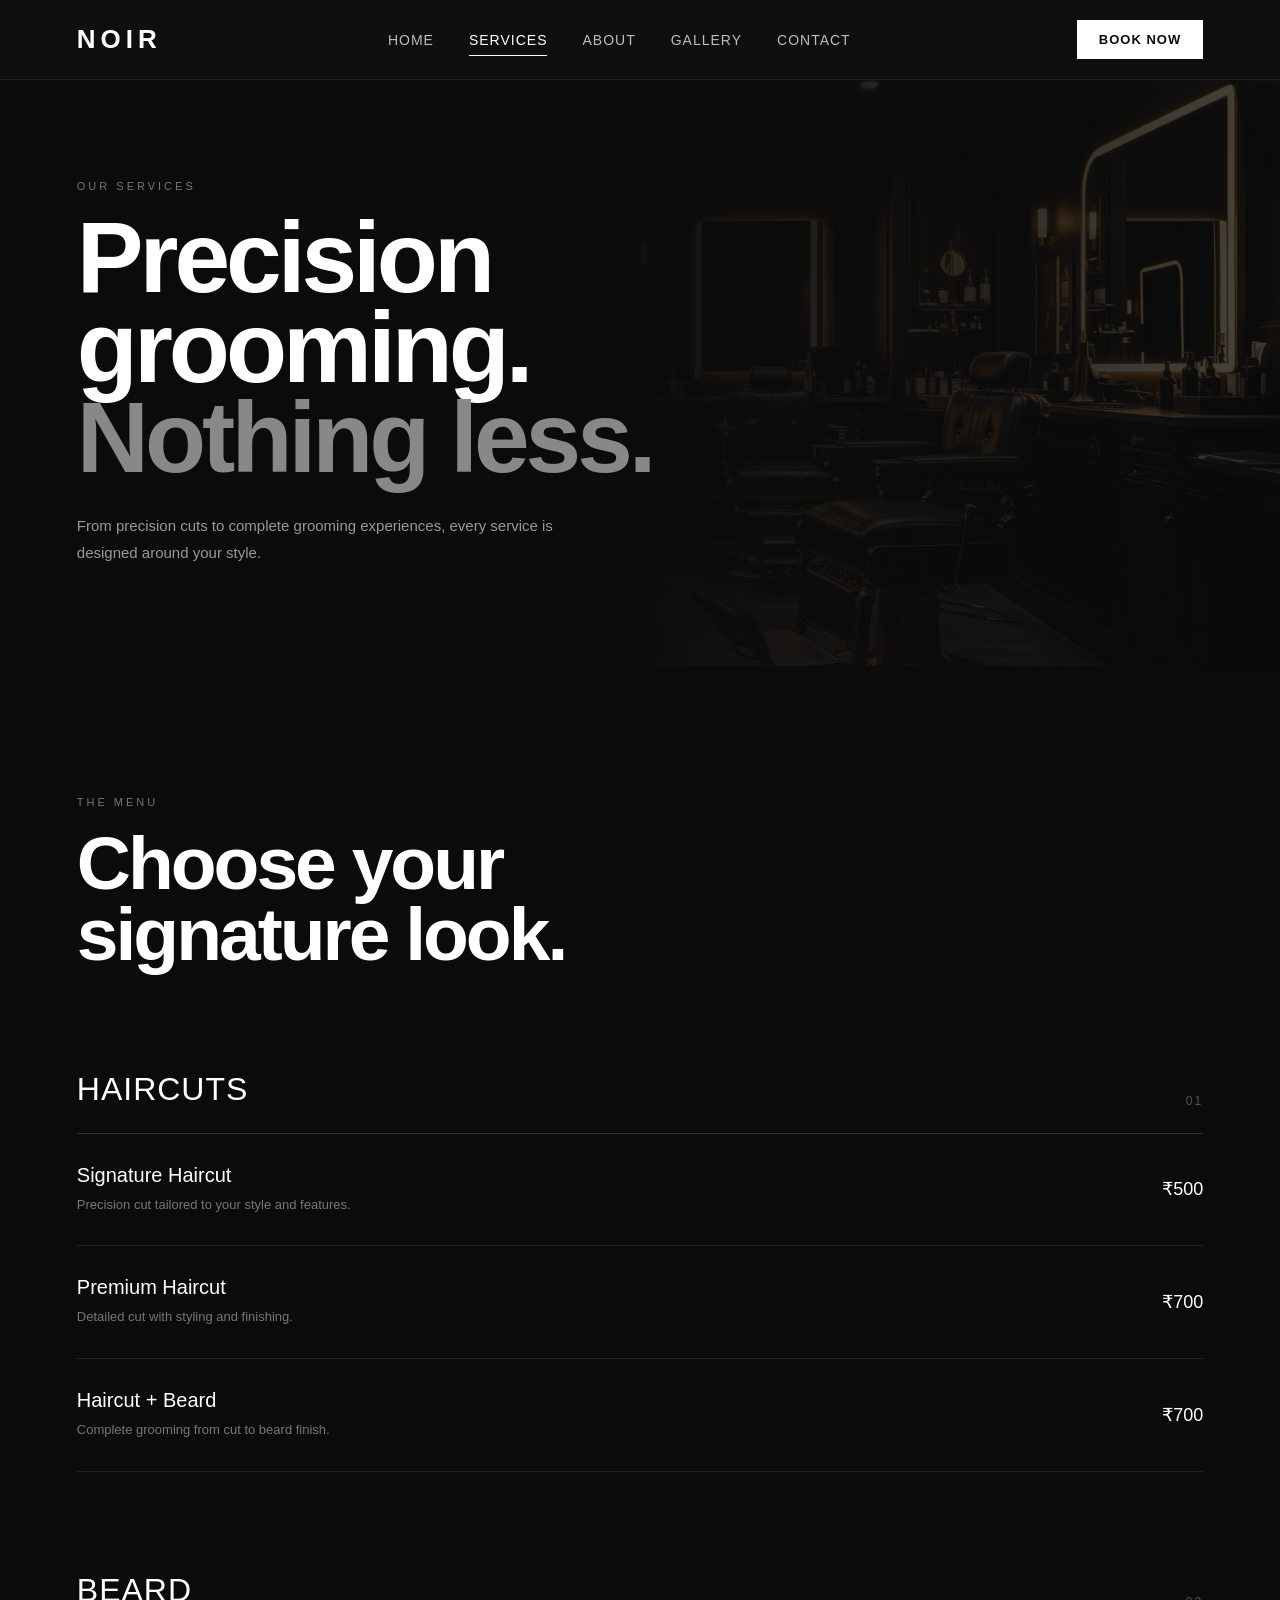
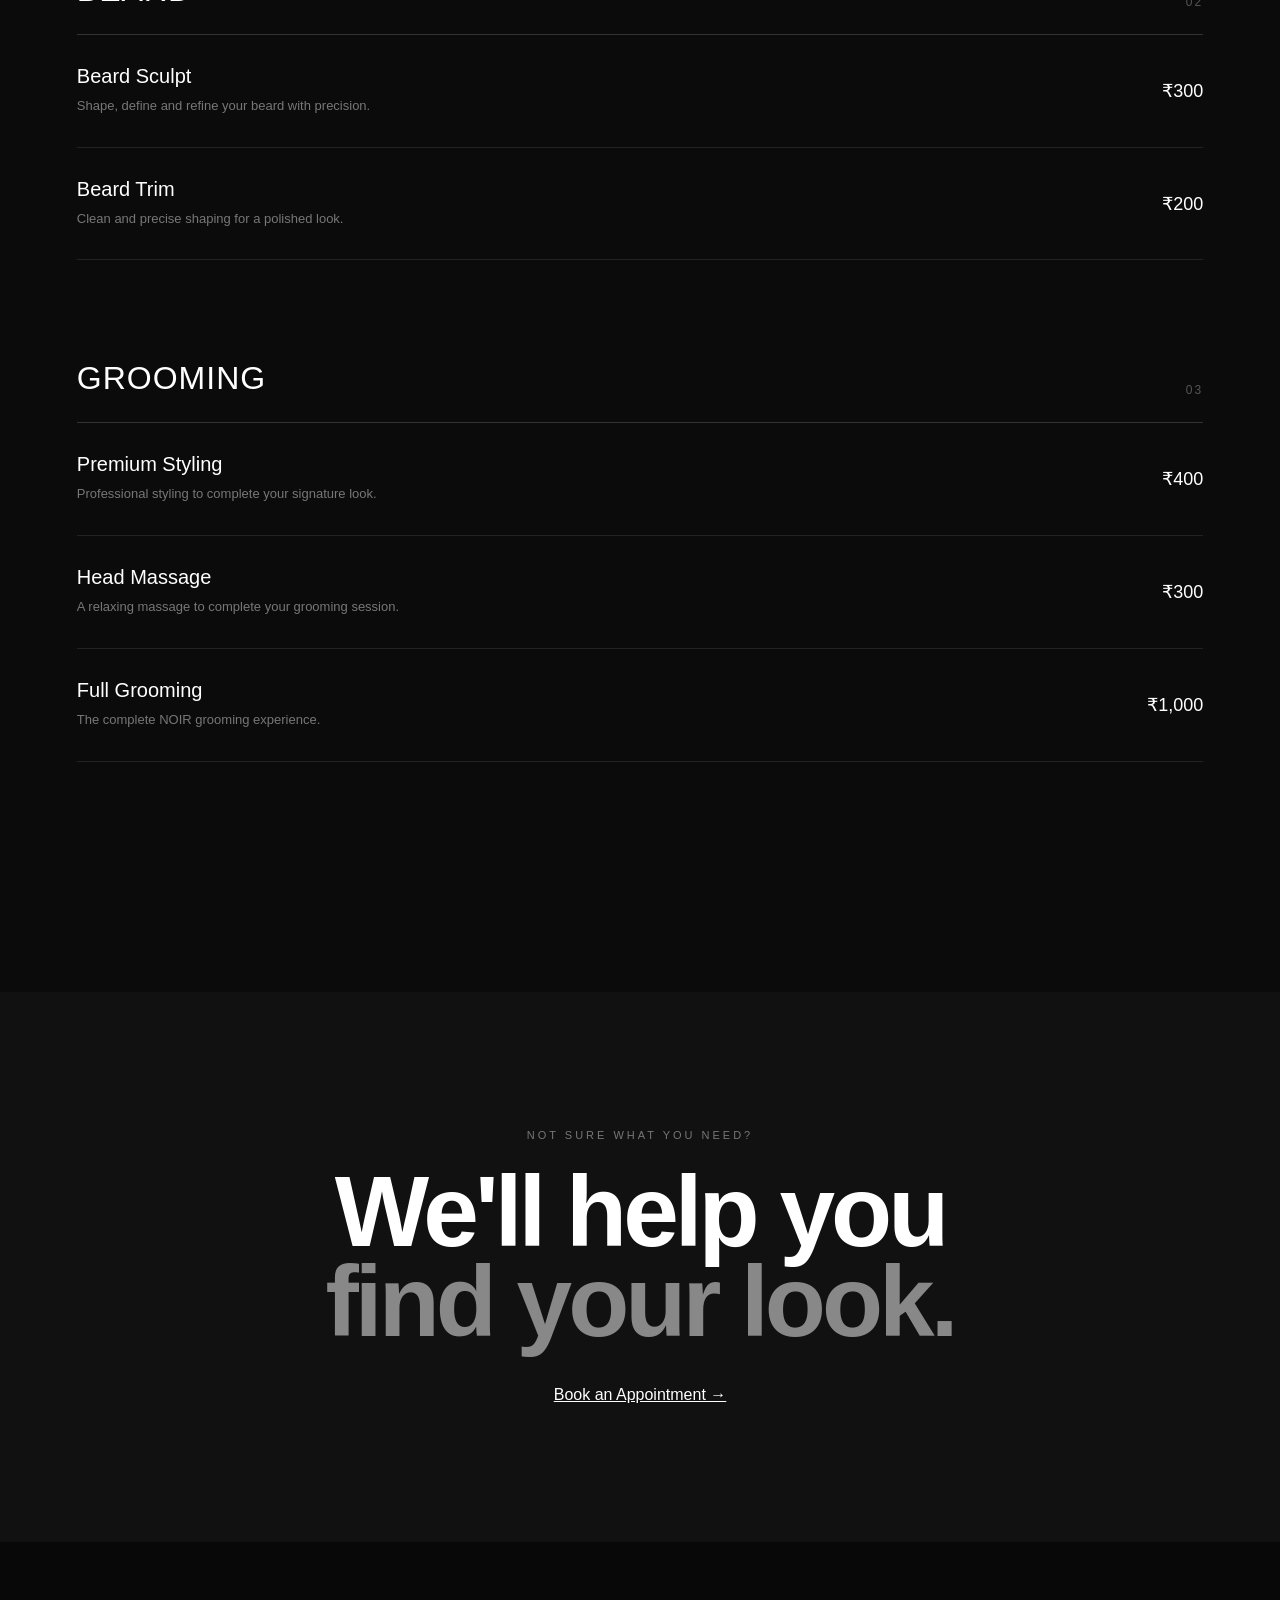
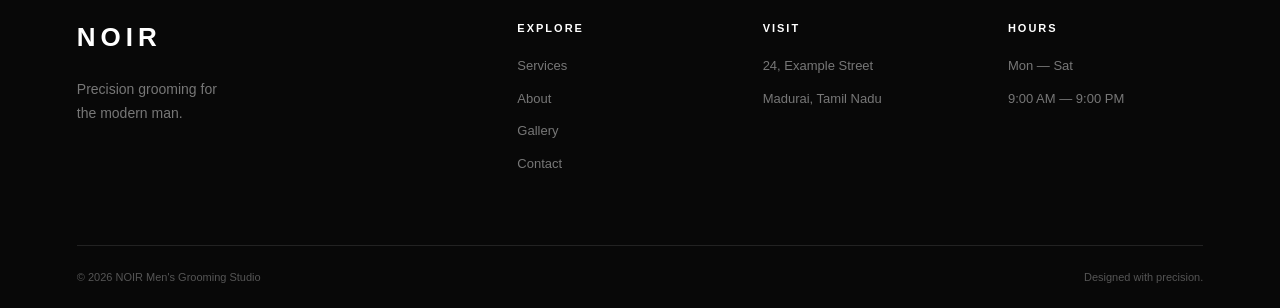
<file: services.html>
<!DOCTYPE html>
<html lang="en">
<head>
    <meta charset="UTF-8">
    <meta name="viewport" content="width=device-width, initial-scale=1.0">
    <title>Services — NOIR</title>
    <link rel="stylesheet" href="css/style.css">
    <link rel="stylesheet" href="css/services.css">
</head>

<body>

<header class="navbar">
     <a href="index.html" class="logo" id="businessLogo" >NOIR</a>
   <nav class="nav-links">
    <a href="index.html">Home</a>
    <a href="services.html" class="active">Services</a>
    <a href="about.html">About</a>
    <a href="gallery.html">Gallery</a>
    <a href="contact.html">Contact</a>
</nav>

<a href="contact.html#contact" class="nav-button">Book Now</a>

<button class="menu-toggle" id="menuToggle" aria-label="Open menu">
    <span></span>
    <span></span>
</button>
</header>


<main>

    <section class="services-hero">

        <div class="services-hero-content">

            <p class="section-label">OUR SERVICES</p>

            <h1>
                Precision grooming.<br>
                <span>Nothing less.</span>
            </h1>

            <p>
                From precision cuts to complete grooming experiences,
                every service is designed around your style.
            </p>

        </div>

    </section>


    <section class="services-menu" id="menugo">

        <div class="menu-heading">
            <p class="section-label">THE MENU</p>
            <h2>Choose your<br>signature look.</h2>
        </div>


        <div class="service-category">

            <div class="category-heading">
                <h3>Haircuts</h3>
                <span>01</span>
            </div>

            <div class="service-row">
                <div>
                    <h4>Signature Haircut</h4>
                    <p>Precision cut tailored to your style and features.</p>
                </div>
                <span>₹500</span>
            </div>

            <div class="service-row">
                <div>
                    <h4>Premium Haircut</h4>
                    <p>Detailed cut with styling and finishing.</p>
                </div>
                <span>₹700</span>
            </div>

            <div class="service-row">
                <div>
                    <h4>Haircut + Beard</h4>
                    <p>Complete grooming from cut to beard finish.</p>
                </div>
                <span>₹700</span>
            </div>

        </div>


        <div class="service-category">

            <div class="category-heading">
                <h3>Beard</h3>
                <span>02</span>
            </div>

            <div class="service-row">
                <div>
                    <h4>Beard Sculpt</h4>
                    <p>Shape, define and refine your beard with precision.</p>
                </div>
                <span>₹300</span>
            </div>

            <div class="service-row">
                <div>
                    <h4>Beard Trim</h4>
                    <p>Clean and precise shaping for a polished look.</p>
                </div>
                <span>₹200</span>
            </div>

        </div>


        <div class="service-category">

            <div class="category-heading">
                <h3>Grooming</h3>
                <span>03</span>
            </div>

            <div class="service-row">
                <div>
                    <h4>Premium Styling</h4>
                    <p>Professional styling to complete your signature look.</p>
                </div>
                <span>₹400</span>
            </div>

            <div class="service-row">
                <div>
                    <h4>Head Massage</h4>
                    <p>A relaxing massage to complete your grooming session.</p>
                </div>
                <span>₹300</span>
            </div>

            <div class="service-row">
                <div>
                    <h4>Full Grooming</h4>
                    <p>The complete NOIR grooming experience.</p>
                </div>
                <span>₹1,000</span>
            </div>

        </div>

    </section>


    <section class="services-cta">

        <div>
            <p class="section-label">NOT SURE WHAT YOU NEED?</p>

            <h2>
                We'll help you<br>
                <span>find your look.</span>
            </h2>

            <a href="contact.html" class="cta-button">
                Book an Appointment →
            </a>
        </div>

    </section>

</main>


<footer class="footer">

    <div class="footer-main">

        <div class="footer-brand">
            <a href="index.html" class="logo">NOIR</a>

            <p>
                Precision grooming for<br>
                the modern man.
            </p>
        </div>

        <div class="footer-column">
            <h4>Explore</h4>
            <a href="services.html">Services</a>
            <a href="about.html">About</a>
            <a href="gallery.html">Gallery</a>
            <a href="contact.html">Contact</a>
        </div>

        <div class="footer-column">
            <h4>Visit</h4>
            <p>24, Example Street</p>
            <p>Madurai, Tamil Nadu</p>
        </div>

        <div class="footer-column">
            <h4>Hours</h4>
            <p>Mon — Sat</p>
            <p>9:00 AM — 9:00 PM</p>
        </div>

    </div>

    <div class="footer-bottom">
        <p>© 2026 NOIR Men's Grooming Studio</p>
        <p>Designed with precision.</p>
    </div>

</footer>

<script src="js/script.js"></script>

</body>
</html>
</file>
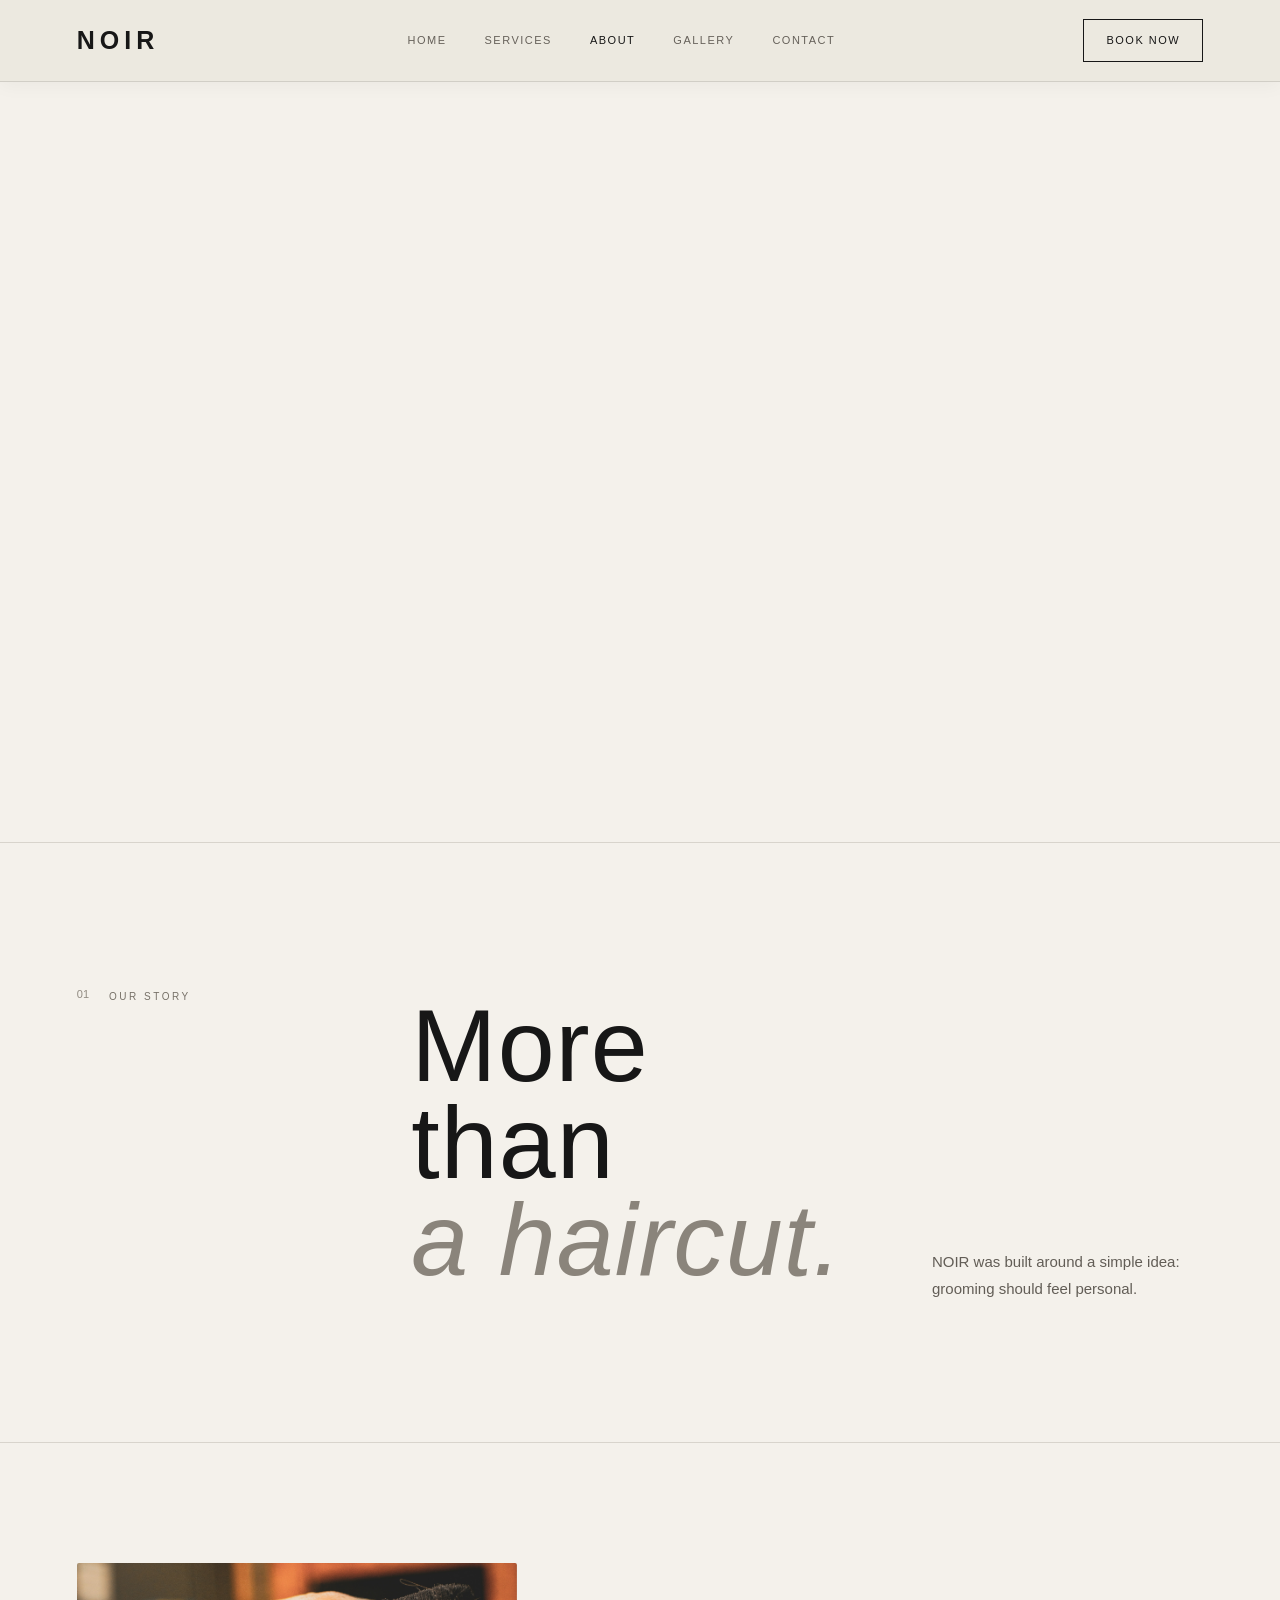
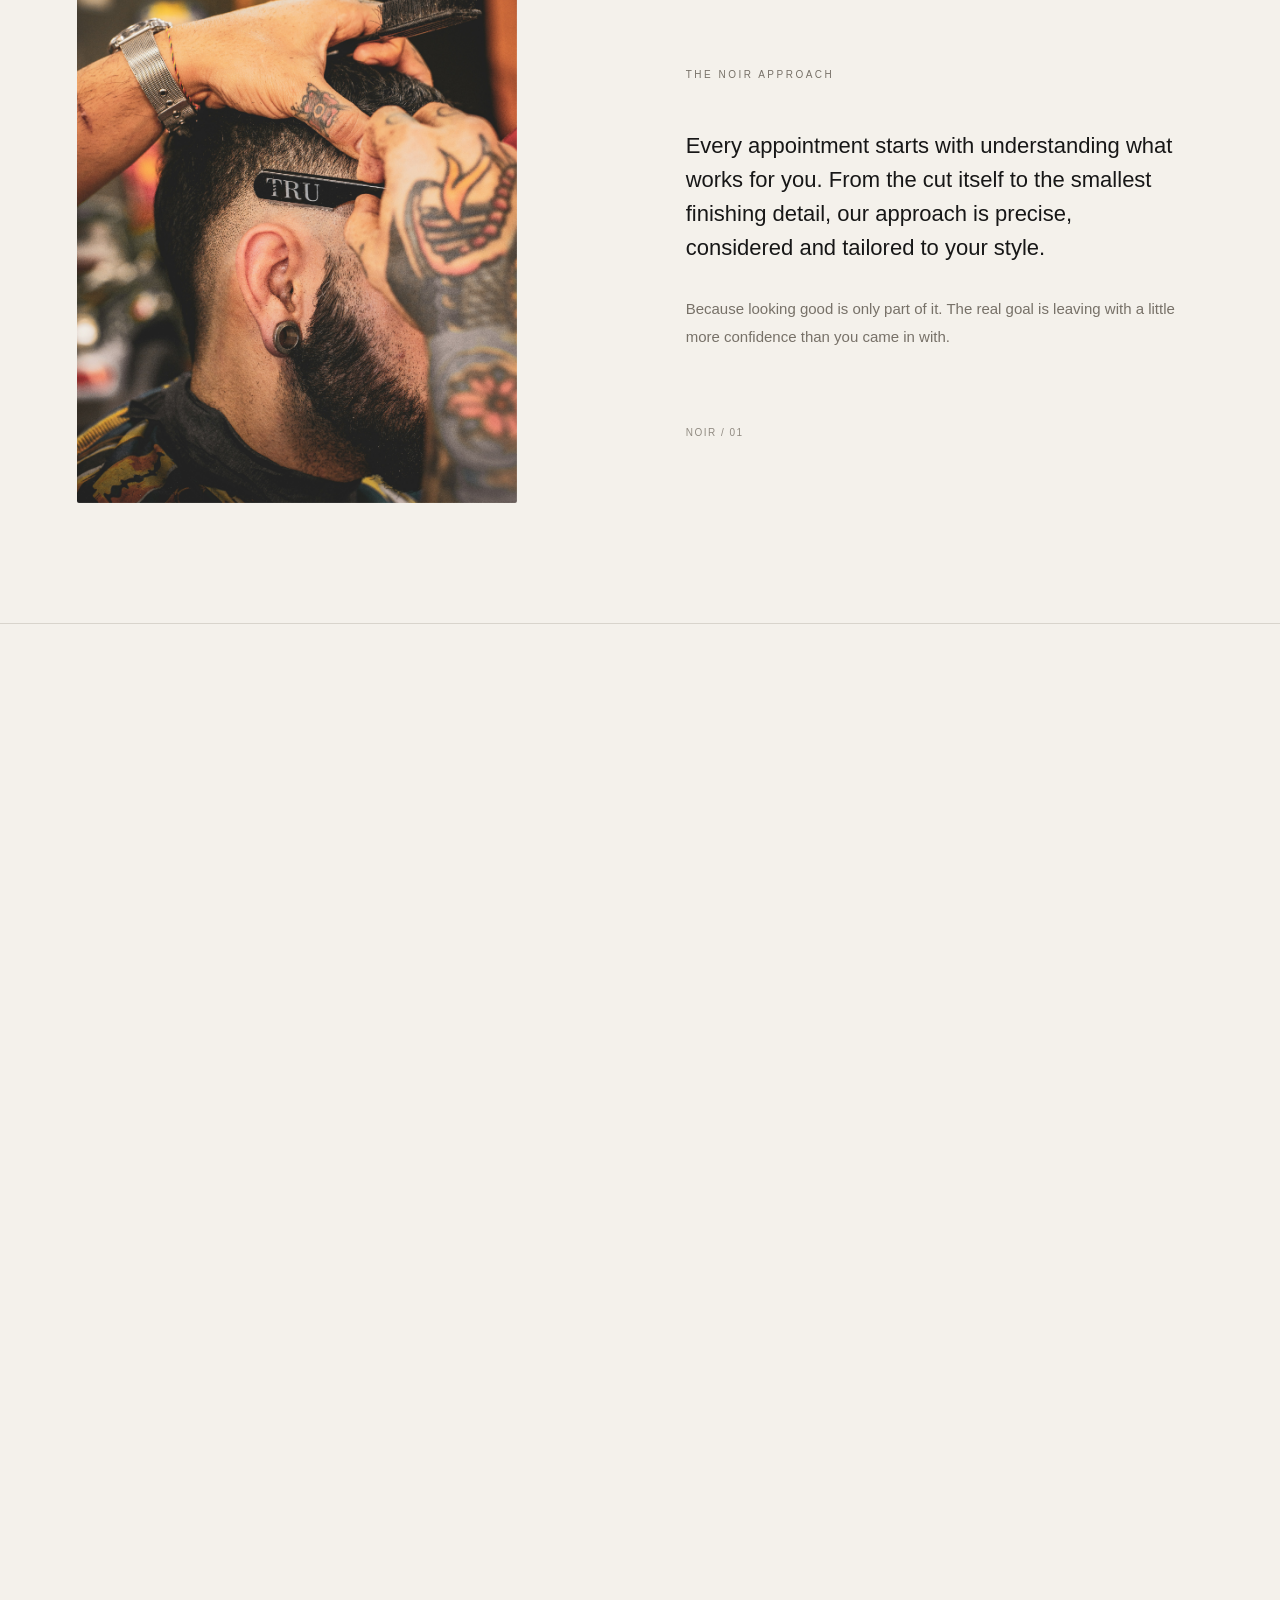
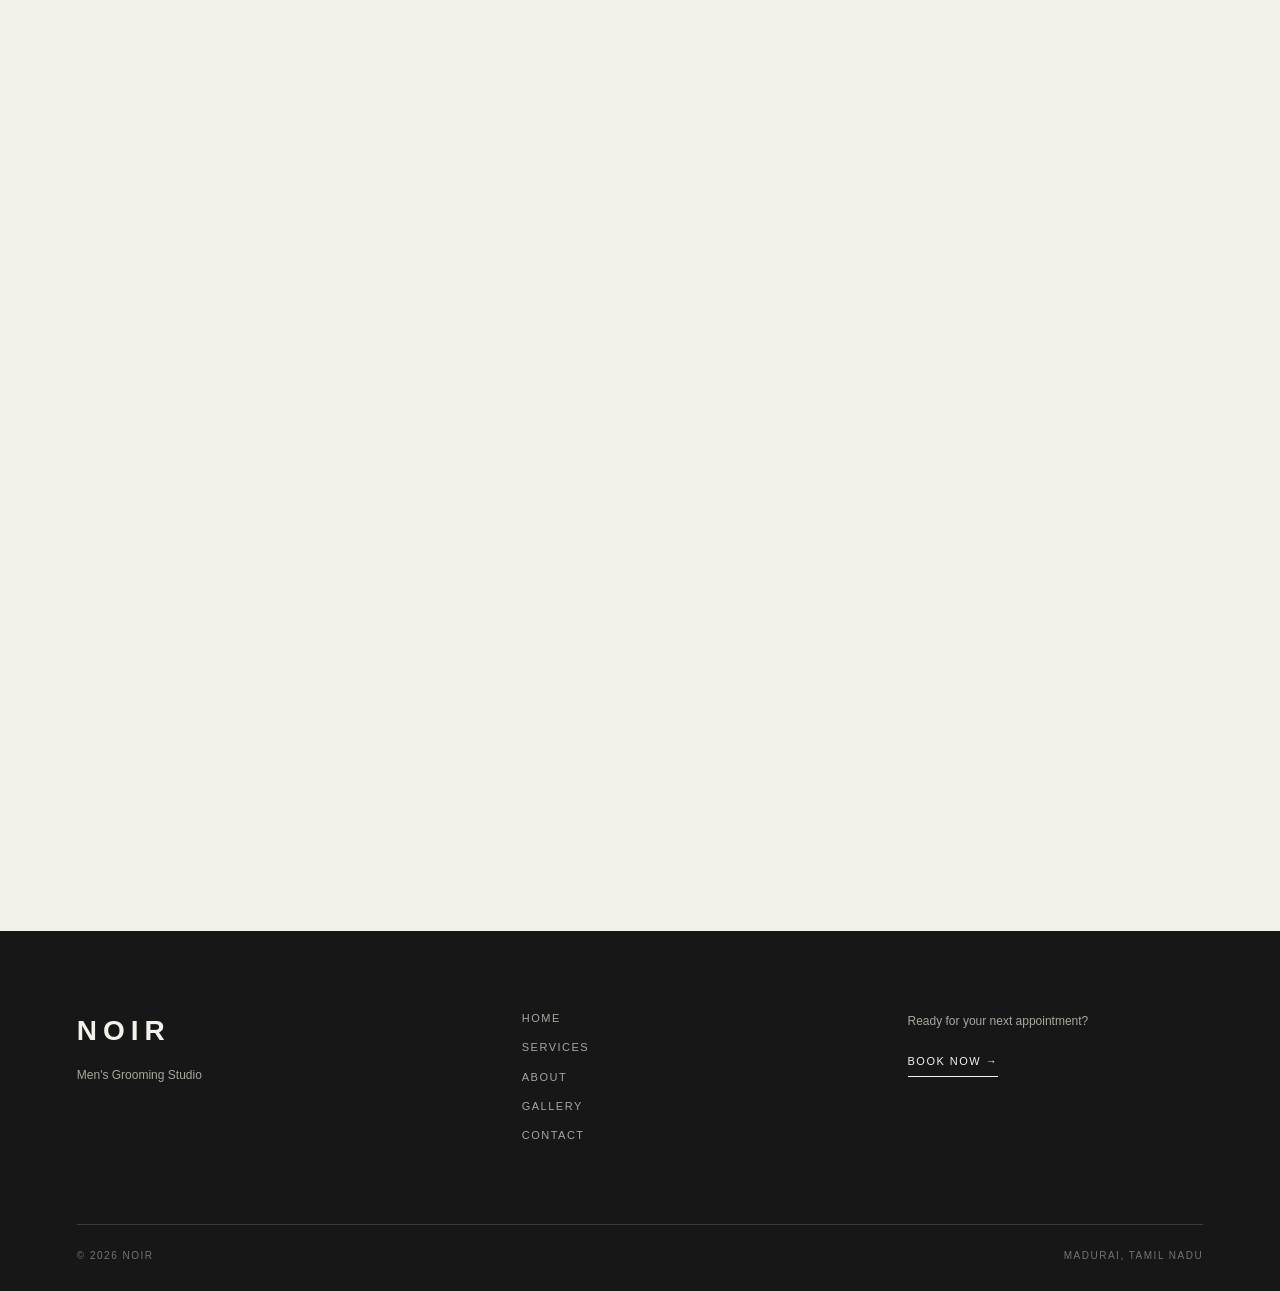
<file: v2/about.html>
<!DOCTYPE html>

<html lang="en">
<head>
    <meta charset="UTF-8">
    <meta name="viewport" content="width=device-width, initial-scale=1.0">
    <title>About — NOIR Men's Grooming Studio</title>
    <link rel="stylesheet" href="css/style.css">
    <link rel="stylesheet" href="css/about.css">
</head>
<body>


<!-- Navigation -->
<header class="navbar">
    <a href="index.html" class="logo">NOIR</a>

    <nav class="nav-links">
        <a href="index.html">Home</a>
        <a href="services.html">Services</a>
        <a href="about.html" class="active">About</a>
        <a href="gallery.html">Gallery</a>
        <a href="contact.html">Contact</a>
    </nav>

    <a href="contact.html#bookwp" class="nav-button">Book Now</a>

    <button class="menu-toggle" id="menuToggle" aria-label="Open menu">
        <span></span>
        <span></span>
    </button>
</header>

<main>

    <!-- About hero -->
    <section class="about-hero">
        <div class="about-hero-copy">
            <p class="about-label">ABOUT NOIR</p>

            <h1>
                Built around<br>
                <span>your confidence.</span>
            </h1>

            <p class="about-hero-description">
                A grooming studio where precision,
                personal style and thoughtful service come together.
            </p>
        </div>

        <div class="about-hero-image">
            <img src="../images/experience.jpg" alt="NOIR grooming experience">
        </div>
    </section>

    <!-- Story introduction -->
    <section class="about-intro">
        <div class="about-intro-label">
            <span>01</span>
            <p>OUR STORY</p>
        </div>

        <div class="about-intro-heading">
            <h2>
                More than<br>
                <span>a haircut.</span>
            </h2>
        </div>

        <div class="about-intro-text">
            <p>
                NOIR was built around a simple idea:
                grooming should feel personal.
            </p>
        </div>
    </section>

    <!-- Story detail -->
    <section class="about-story">
        <div class="story-image">
            <img src="../images/gallery4.jpg" alt="NOIR grooming details">
        </div>

        <div class="story-copy">
            <p class="story-label">THE NOIR APPROACH</p>

            <p>
                Every appointment starts with understanding
                what works for you. From the cut itself to the
                smallest finishing detail, our approach is
                precise, considered and tailored to your style.
            </p>

            <p>
                Because looking good is only part of it.
                The real goal is leaving with a little more
                confidence than you came in with.
            </p>

            <span class="story-number">NOIR / 01</span>
        </div>
    </section>

    <!-- Values -->
    <section class="about-values">
        <div class="values-items">

            <div class="value-row">
                <span>01</span>

                <div>
                    <h3>Precision</h3>
                    <p>
                        Clean cuts, sharp details and
                        attention to the finish.
                    </p>
                </div>
            </div>

            <div class="value-row">
                <span>02</span>

                <div>
                    <h3>Personal</h3>
                    <p>
                        Your style comes first.
                        Every look is built around you.
                    </p>
                </div>
            </div>

            <div class="value-row">
                <span>03</span>

                <div>
                    <h3>Experience</h3>
                    <p>
                        A calm, considered environment
                        from arrival to final finish.
                    </p>
                </div>
            </div>

        </div>

        <div class="values-heading">
            <p>WHAT WE BELIEVE</p>

            <h2>
                The NOIR<br>
                <span>standard.</span>
            </h2>
        </div>
    </section>

    <!-- Quote -->
    <section class="about-quote">
        <p>THE NOIR PHILOSOPHY</p>

        <h2>
            Look good.<br>
            <span>Feel even better.</span>
        </h2>

        <span class="quote-number">02 / NOIR</span>
    </section>

    <!-- CTA -->
    <section class="about-cta">
        <div class="cta-detail">
            <span>NOIR / 03</span>
            <p>
                Precision grooming.<br>
                Personal style.
            </p>
        </div>

        <div class="cta-content">
            <p>YOUR NEXT LOOK</p>

            <h2>
                Ready to<br>
                <span>refine it?</span>
            </h2>

            <a href="contact.html#bookwp">Book an appointment →</a>
        </div>
    </section>

</main>

  <footer class="footer">
        <div class="footer-top">
            <div>
                <a href="index.html" class="footer-logo">NOIR</a>
                <p>Men's Grooming Studio</p>
            </div>

            <div class="footer-links">
                <a href="index.html">Home</a>
                <a href="services.html">Services</a>
                <a href="about.html">About</a>
                <a href="gallery.html">Gallery</a>
                <a href="contact.html">Contact</a>
            </div>

            <div class="footer-booking">
                <p>Ready for your next appointment?</p>
                <a href="contact.html#bookwp">Book now →</a>
            </div>
        </div>

        <div class="footer-bottom">
            <span>© 2026 NOIR</span>
            <span>Madurai, Tamil Nadu</span>
        </div>
        <script src="js/script.js"></script>
    </footer>
</file>
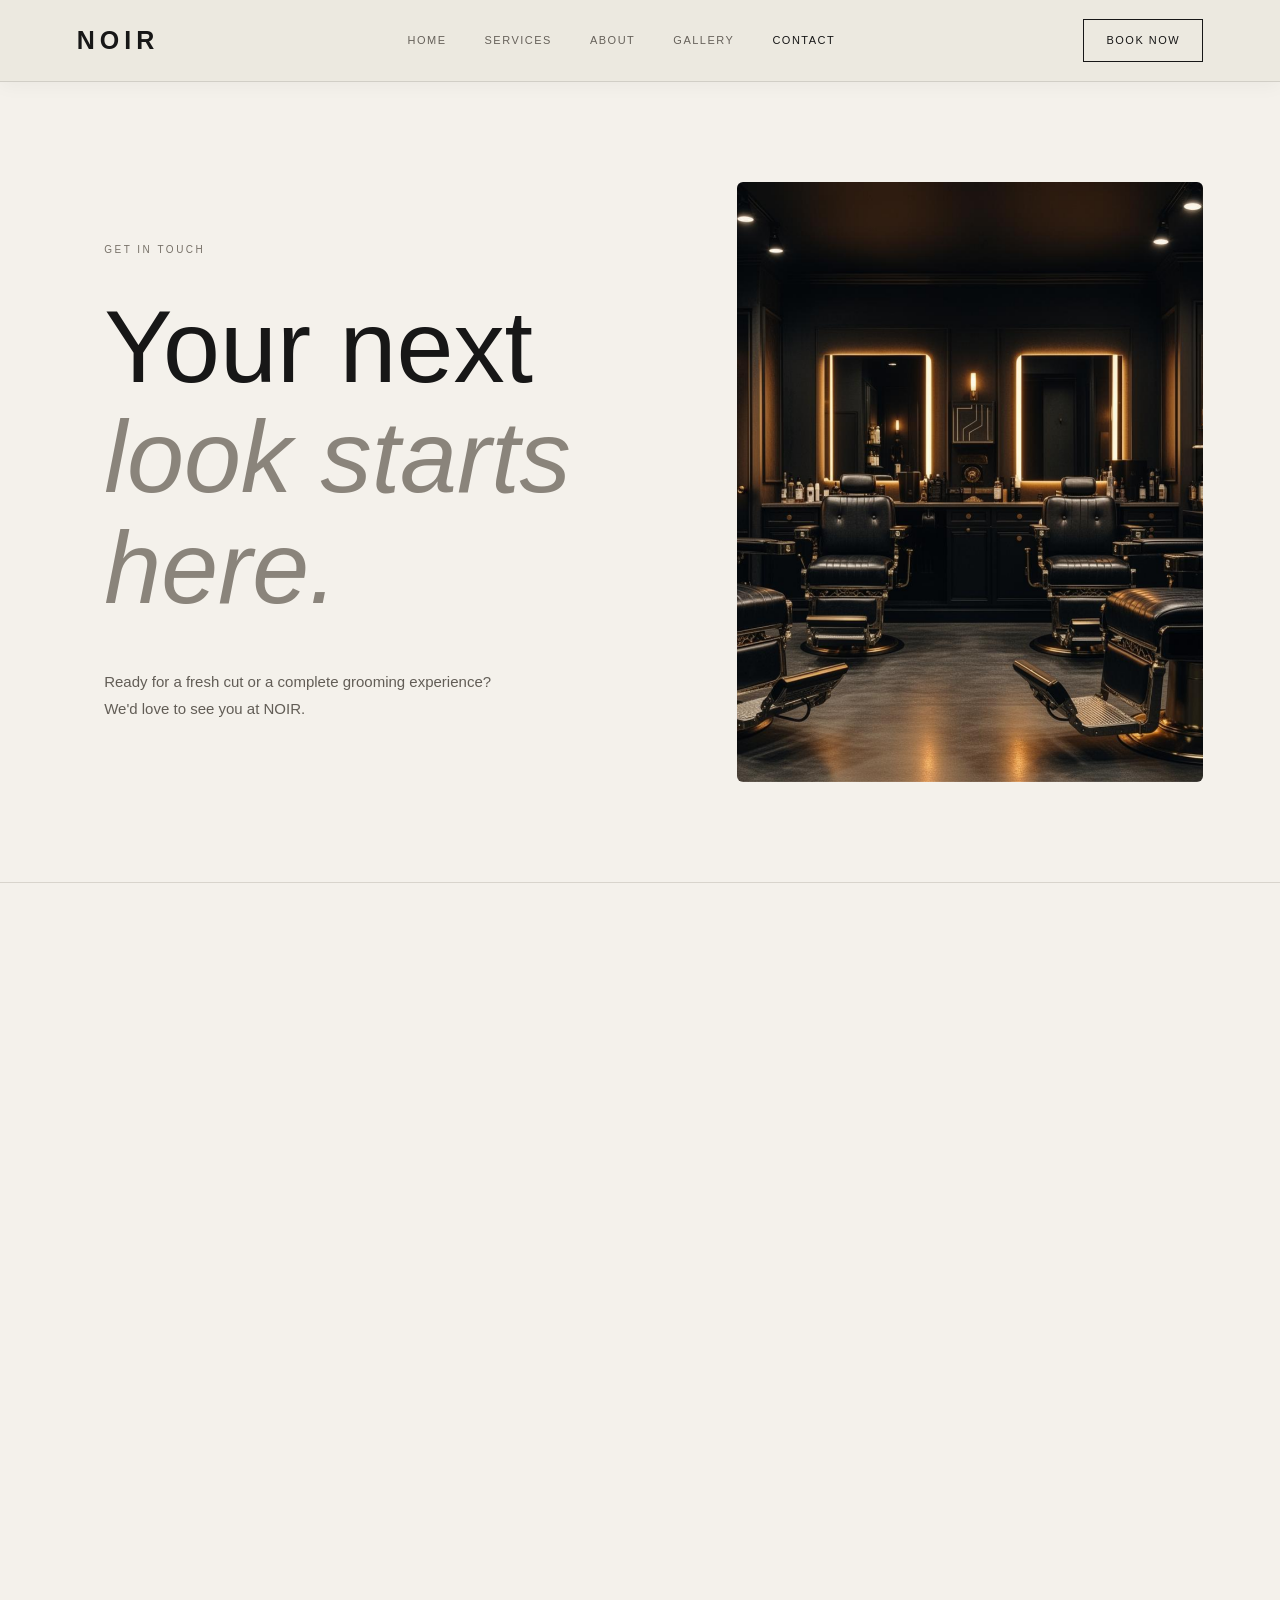
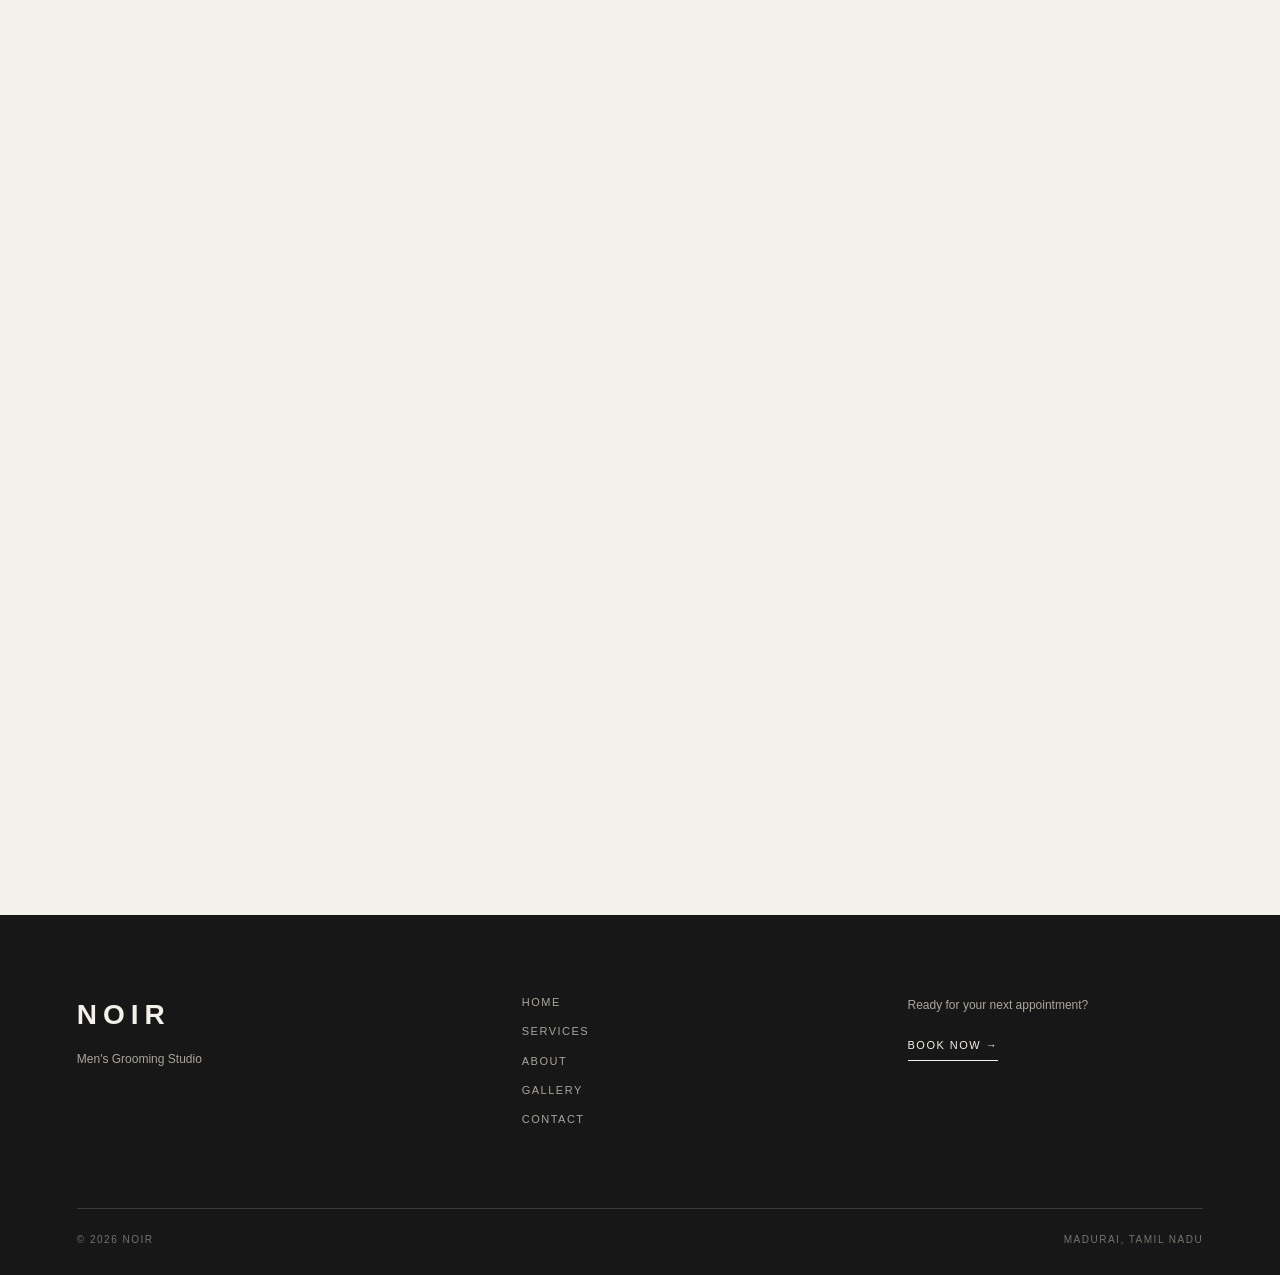
<file: v2/contact.html>
<!DOCTYPE html>
<html lang="en">
<head>
    <meta charset="UTF-8">
    <meta name="viewport" content="width=device-width, initial-scale=1.0">
    <title>Contact — NOIR Men's Grooming Studio</title>
    <link rel="stylesheet" href="css/style.css">
    <link rel="stylesheet" href="css/contact.css">
</head>
<body>

<!-- Navigation -->
<header class="navbar">
    <a href="index.html" class="logo">NOIR</a>

    <nav class="nav-links">
        <a href="index.html">Home</a>
        <a href="services.html">Services</a>
        <a href="about.html">About</a>
        <a href="gallery.html">Gallery</a>
        <a href="contact.html" class="active">Contact</a>
    </nav>

    <a href="#bookwp" class="nav-button">Book Now</a>

    <button class="menu-toggle" id="menuToggle" aria-label="Open menu">
        <span></span>
        <span></span>
    </button>
</header>

<main>

    <!-- Contact hero -->
    <section class="contact-hero">

        <div class="contact-hero-content">
            <p class="contact-label">GET IN TOUCH</p>

            <h1>
                Your next
                <span>look starts here.</span>
            </h1>

            <p class="contact-hero-description">
                Ready for a fresh cut or a complete grooming experience?
                We'd love to see you at NOIR.
            </p>
        </div>

        <div class="contact-hero-image">
            <img src="../images/gallery2.jpg" alt="NOIR grooming experience">
        </div>

    </section>

    <!-- Contact information -->
    <section class="contact-details" id="contact">

        <div class="contact-details-heading">
            <p>VISIT NOIR</p>

            <h2>
                Come in.
                <span>Stay sharp.</span>
            </h2>
        </div>

        <div class="contact-details-list">

            <div class="contact-detail">
                <span>01 / ADDRESS</span>
                <p id="businessAddress">
                    24, Example Street<br>
                    Madurai, Tamil Nadu
                </p>
            </div>

            <div class="contact-detail">
                <span>02 / PHONE</span>
                <p id="businessPhone">
                    +91 00000 00000
                </p>
            </div>

            <div class="contact-detail">
                <span>03 / HOURS</span>
                <p id="businessHours">
                    Monday — Saturday<br>
                    9:00 AM — 9:00 PM
                </p>
            </div>

        </div>

    </section>

    <!-- Booking section -->
    <section class="contact-booking" id="bookwp">

        <div class="contact-booking-image">
            <img src="../images/gallery6.jpg" alt="NOIR men's grooming">
        </div>

        <div class="contact-booking-content">

            <p>READY WHEN YOU ARE</p>

            <h2>
                Make time
                <span>for yourself.</span>
            </h2>

            <p class="contact-booking-text">
                Tell us when you'd like to visit and we'll take care
                of the rest.
            </p>

            <a href="#" id="whatsappBooking">
                Book on WhatsApp →
            </a>

        </div>

    </section>

    <!-- Location section -->
    <section class="contact-location">

        <div class="contact-location-heading">
            <p>FIND US</p>

            <h2>
                Right where
                <span>you need us.</span>
            </h2>
        </div>

 <!-- Clickable map -->
<div class="contact-location-map">
    <a href="https://www.google.com/maps/search/?api=1&query=Madurai%2C%20Tamil%20Nadu" target="_blank" rel="noopener">
        <img src="../images/map.jpg" alt="Find NOIR on Google Maps">
        <span class="map-button">View on Google Maps →</span>
    </a>
</div>
    </section>

    <!-- Contact closing -->
    <section class="contact-closing">

        <p>NOIR / MADURAI</p>

        <h2>
            See you
            <span>soon.</span>
        </h2>

    </section>

</main>

<!-- Footer -->
<footer class="footer">

    <div class="footer-top">

        <div>
            <a href="index.html" class="footer-logo">NOIR</a>
            <p>Men's Grooming Studio</p>
        </div>

        <div class="footer-links">
            <a href="index.html">Home</a>
            <a href="services.html">Services</a>
            <a href="about.html">About</a>
            <a href="gallery.html">Gallery</a>
            <a href="contact.html">Contact</a>
        </div>

        <div class="footer-booking">
            <p>Ready for your next appointment?</p>
            <a href="#contact">Book now →</a>
        </div>

    </div>

    <div class="footer-bottom">
        <span>© 2026 NOIR</span>
        <span>Madurai, Tamil Nadu</span>
    </div>

</footer>

<script src="js/script.js"></script>

</body>
</html>
</file>
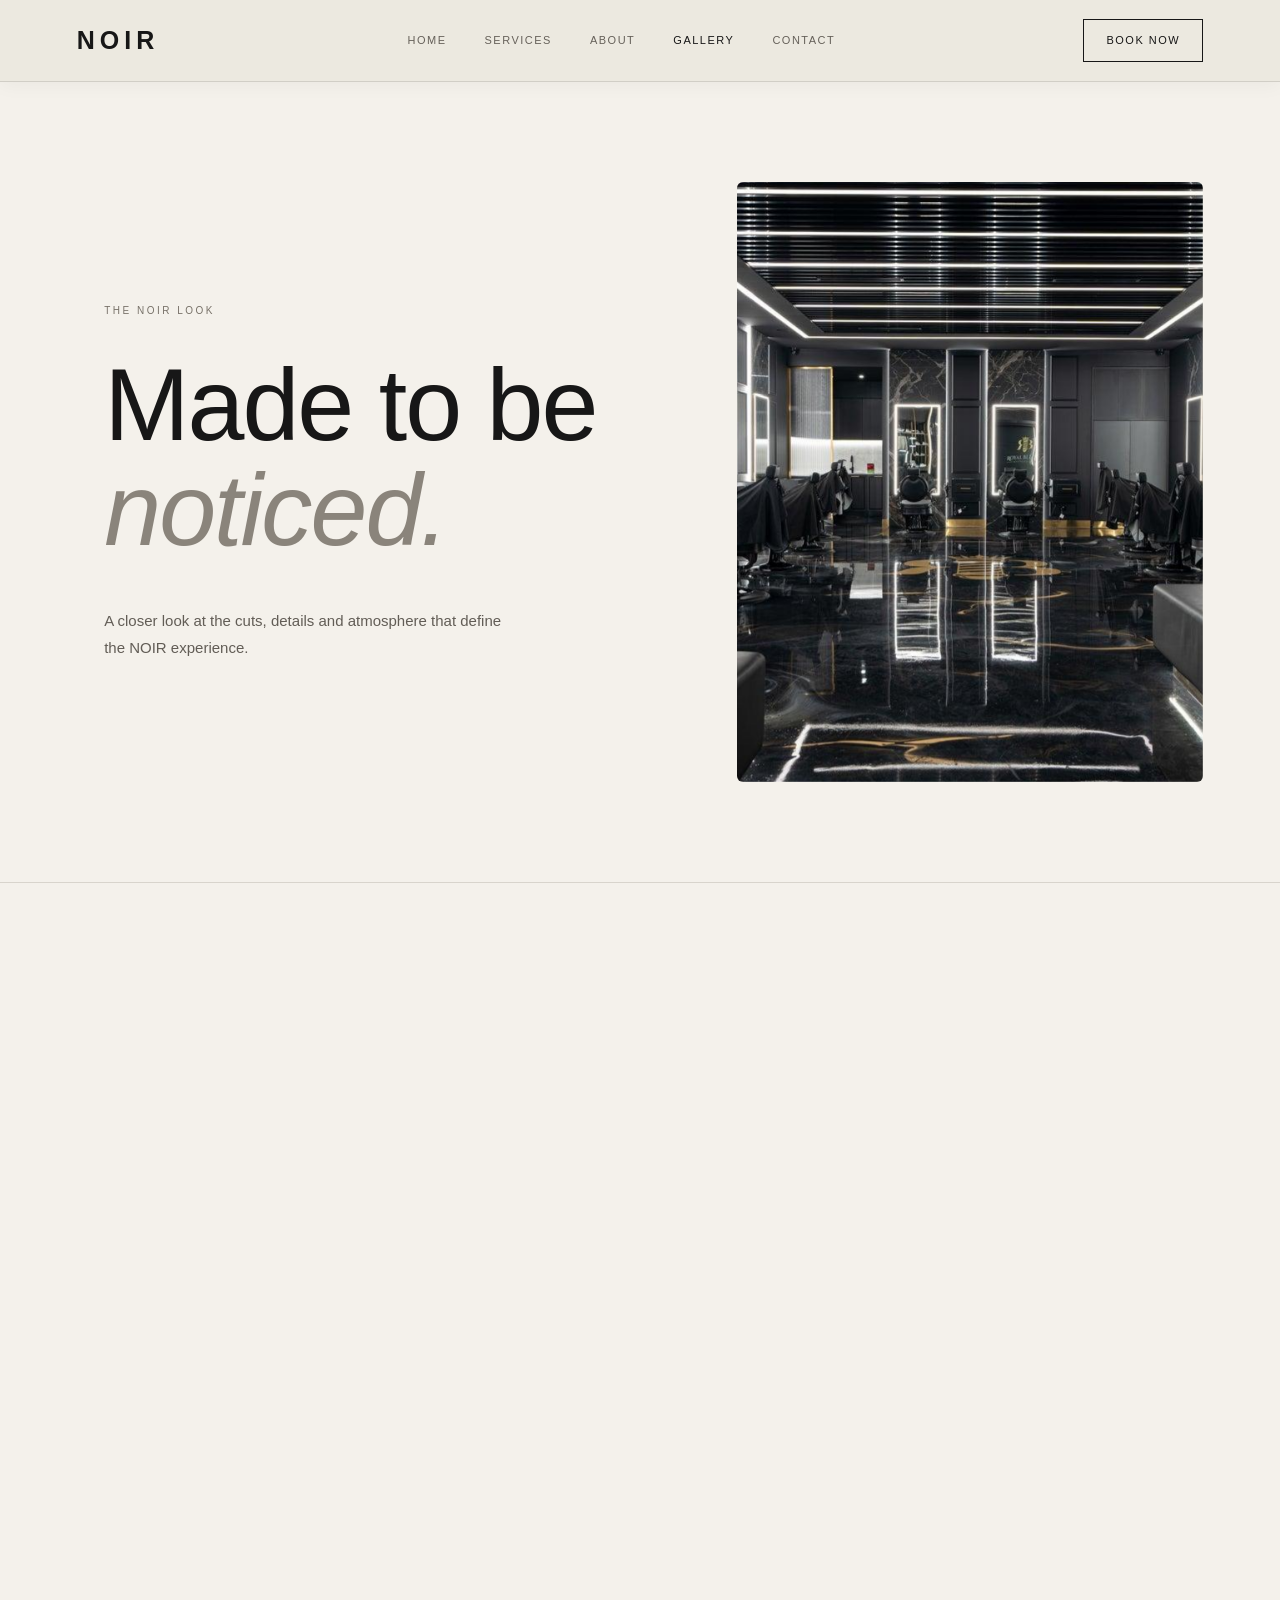
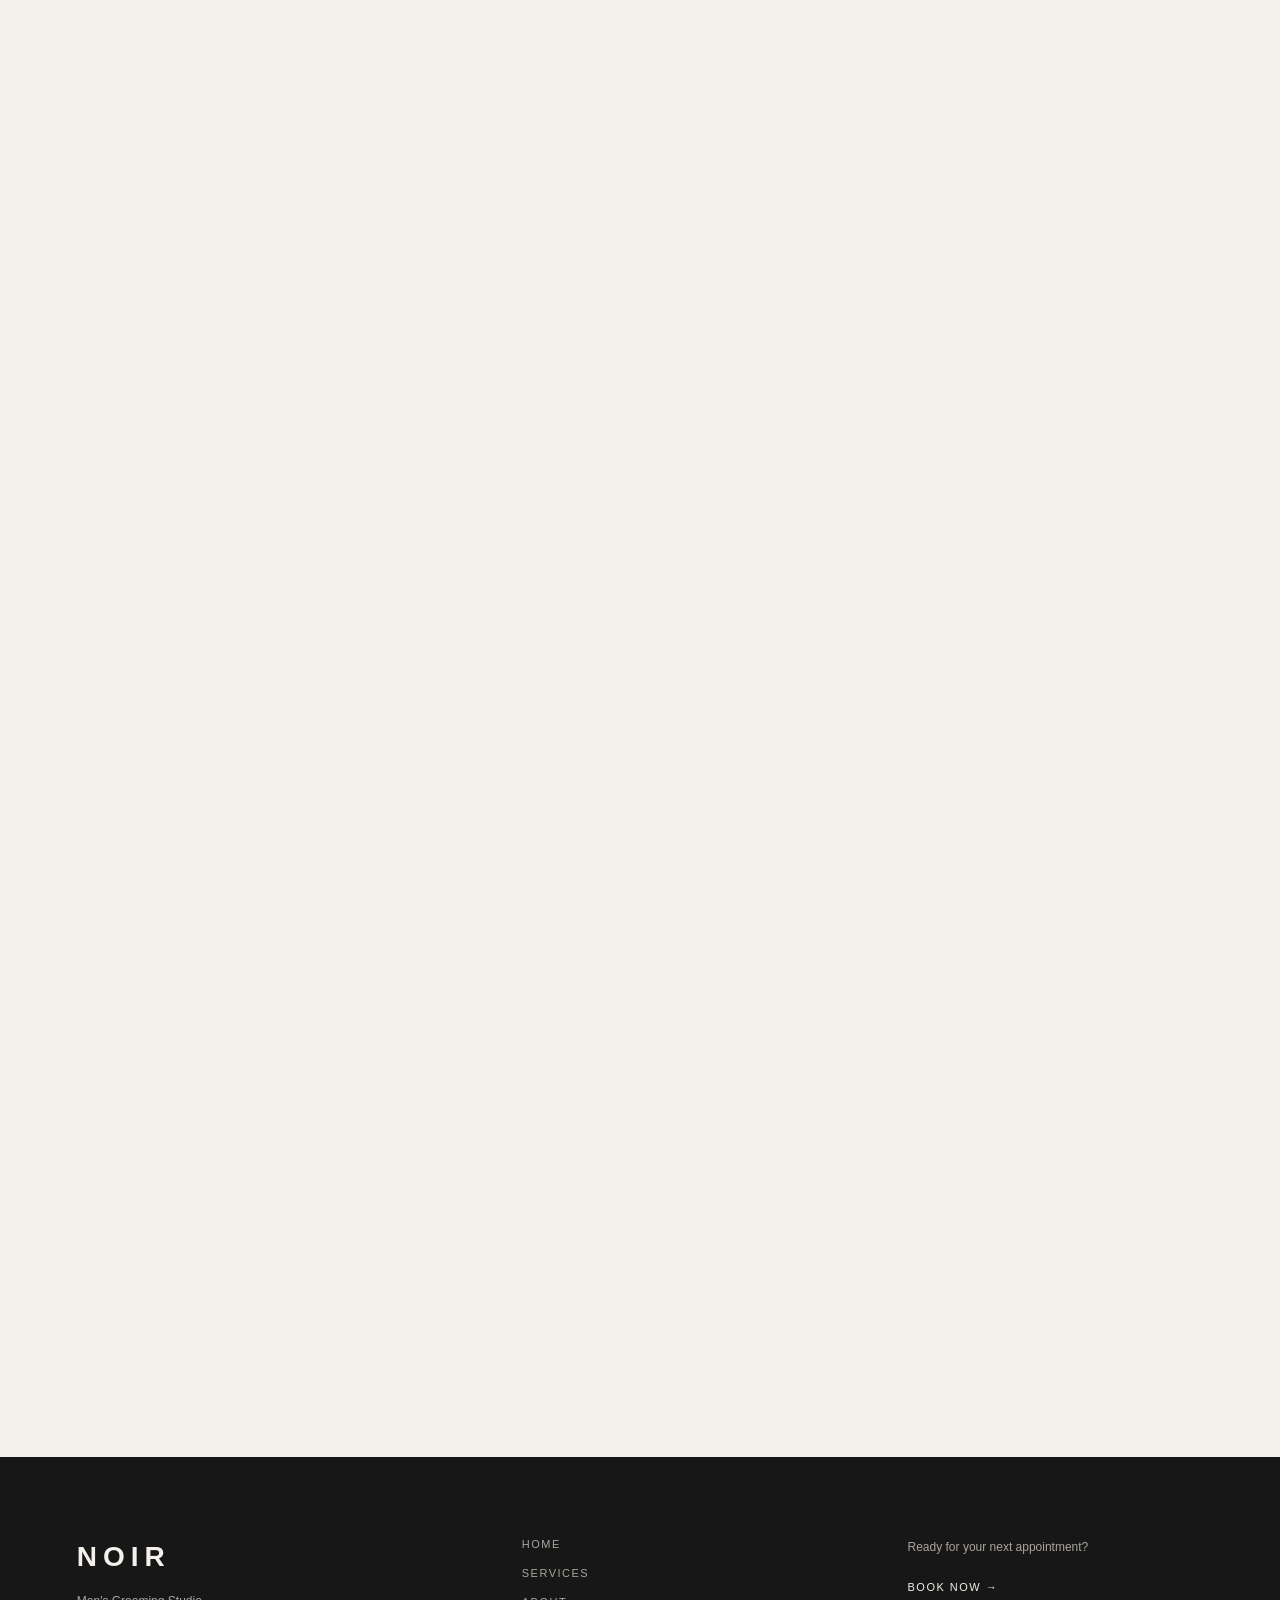
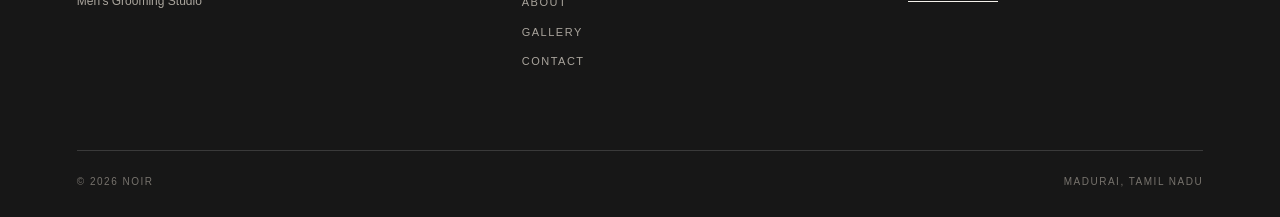
<file: v2/gallery.html>
<!DOCTYPE html>
<html lang="en">
<head>
    <meta charset="UTF-8">
    <meta name="viewport" content="width=device-width, initial-scale=1.0">
    <title>Gallery — NOIR Men's Grooming Studio</title>
    <link rel="stylesheet" href="css/style.css">
    <link rel="stylesheet" href="css/gallery.css">
</head>
<body>

<!-- Navigation -->
<header class="navbar">
    <a href="index.html" class="logo">NOIR</a>

    <nav class="nav-links">
        <a href="index.html">Home</a>
        <a href="services.html">Services</a>
        <a href="about.html">About</a>
        <a href="gallery.html" class="active">Gallery</a>
        <a href="contact.html">Contact</a>
    </nav>

    <a href="contact.html#bookwp" class="nav-button">Book Now</a>

    <button class="menu-toggle" id="menuToggle" aria-label="Open menu">
        <span></span>
        <span></span>
    </button>
</header>

<main>

    <!-- Gallery hero -->
    <section class="gallery-hero">

        <div class="gallery-hero-content">
            <p class="gallery-label">THE NOIR LOOK</p>

            <h1>
                Made to be
                <span>noticed.</span>
            </h1>

            <p class="gallery-description">
                A closer look at the cuts, details and atmosphere
                that define the NOIR experience.
            </p>
        </div>

        <div class="gallery-hero-image">
            <img src="../images/gallery3.jpg" alt="NOIR grooming style">
        </div>

    </section>

    <!-- Gallery introduction -->
    <section class="gallery-intro">

        <p class="gallery-intro-label">THE DETAILS MATTER</p>

        <h2>
            Your style
            <span>speaks first.</span>
        </h2>

        <p class="gallery-intro-text">
            Every look is shaped around precision,
            personality and the details that make it yours.
        </p>

    </section>

    <!-- Featured gallery -->
    <section class="gallery-feature">

        <div class="gallery-feature-image">
            <img src="../images/gallery1.jpg" alt="NOIR haircut">
        </div>

        <div class="gallery-feature-content">
            <span>01 / THE CUT</span>

            <h2>
                Clean lines.
                <span>Strong presence.</span>
            </h2>

            <p>
                A precise cut built around your features,
                your style and the way you want to be seen.
            </p>
        </div>

    </section>

    <!-- Gallery split -->
    <section class="gallery-split">

        <div class="gallery-split-content">
            <span>02 / THE DETAIL</span>

            <h2>
                It's the
                <span>small things.</span>
            </h2>

            <p>
                Sharp edges, balanced proportions and
                a finish that brings the whole look together.
            </p>
        </div>

        <div class="gallery-split-image">
            <img src="../images/gallery5.jpg" alt="NOIR grooming detail">
        </div>

    </section>

    <!-- Full width image -->
    <section class="gallery-wide">

        <img src="../images/gallery6.jpg" alt="NOIR grooming experience">

        <div class="gallery-wide-caption">
            <span>03 / THE EXPERIENCE</span>
            <p>Precision in every detail.</p>
        </div>

    </section>

    <!-- Gallery statement -->
    <section class="gallery-statement">

        <p>THE NOIR STANDARD</p>

        <h2>
            Good grooming
            <span>feels different.</span>
        </h2>

    </section>

    <!-- Final gallery -->
    <section class="gallery-final">

        <div class="gallery-final-image">
            <img src="../images/gallery7.jpg" alt="NOIR men's grooming">
        </div>

        <div class="gallery-final-content">
            <span>04 / THE FINISH</span>

            <h2>
                Leave with
                <span>confidence.</span>
            </h2>

            <p>
                Because the best look isn't just about
                how you look when you leave.
            </p>
        </div>

    </section>

    <!-- Gallery closing -->
    <section class="gallery-closing">

        <p class="gallery-closing-label">YOUR NEXT LOOK STARTS HERE</p>

        <h2>
            Ready when
            <span>you are.</span>
        </h2>

        <a href="contact.html#bookwp">Book an appointment →</a>

    </section>

</main>

<!-- Footer -->
<footer class="footer">

    <div class="footer-top">

        <div>
            <a href="index.html" class="footer-logo">NOIR</a>
            <p>Men's Grooming Studio</p>
        </div>

        <div class="footer-links">
            <a href="index.html">Home</a>
            <a href="services.html">Services</a>
            <a href="about.html">About</a>
            <a href="gallery.html">Gallery</a>
            <a href="contact.html">Contact</a>
        </div>

        <div class="footer-booking">
            <p>Ready for your next appointment?</p>
            <a href="contact.html#bookwp">Book now →</a>
        </div>

    </div>

    <div class="footer-bottom">
        <span>© 2026 NOIR</span>
        <span>Madurai, Tamil Nadu</span>
    </div>

</footer>

<script src="js/script.js"></script>

</body>
</html>
</file>
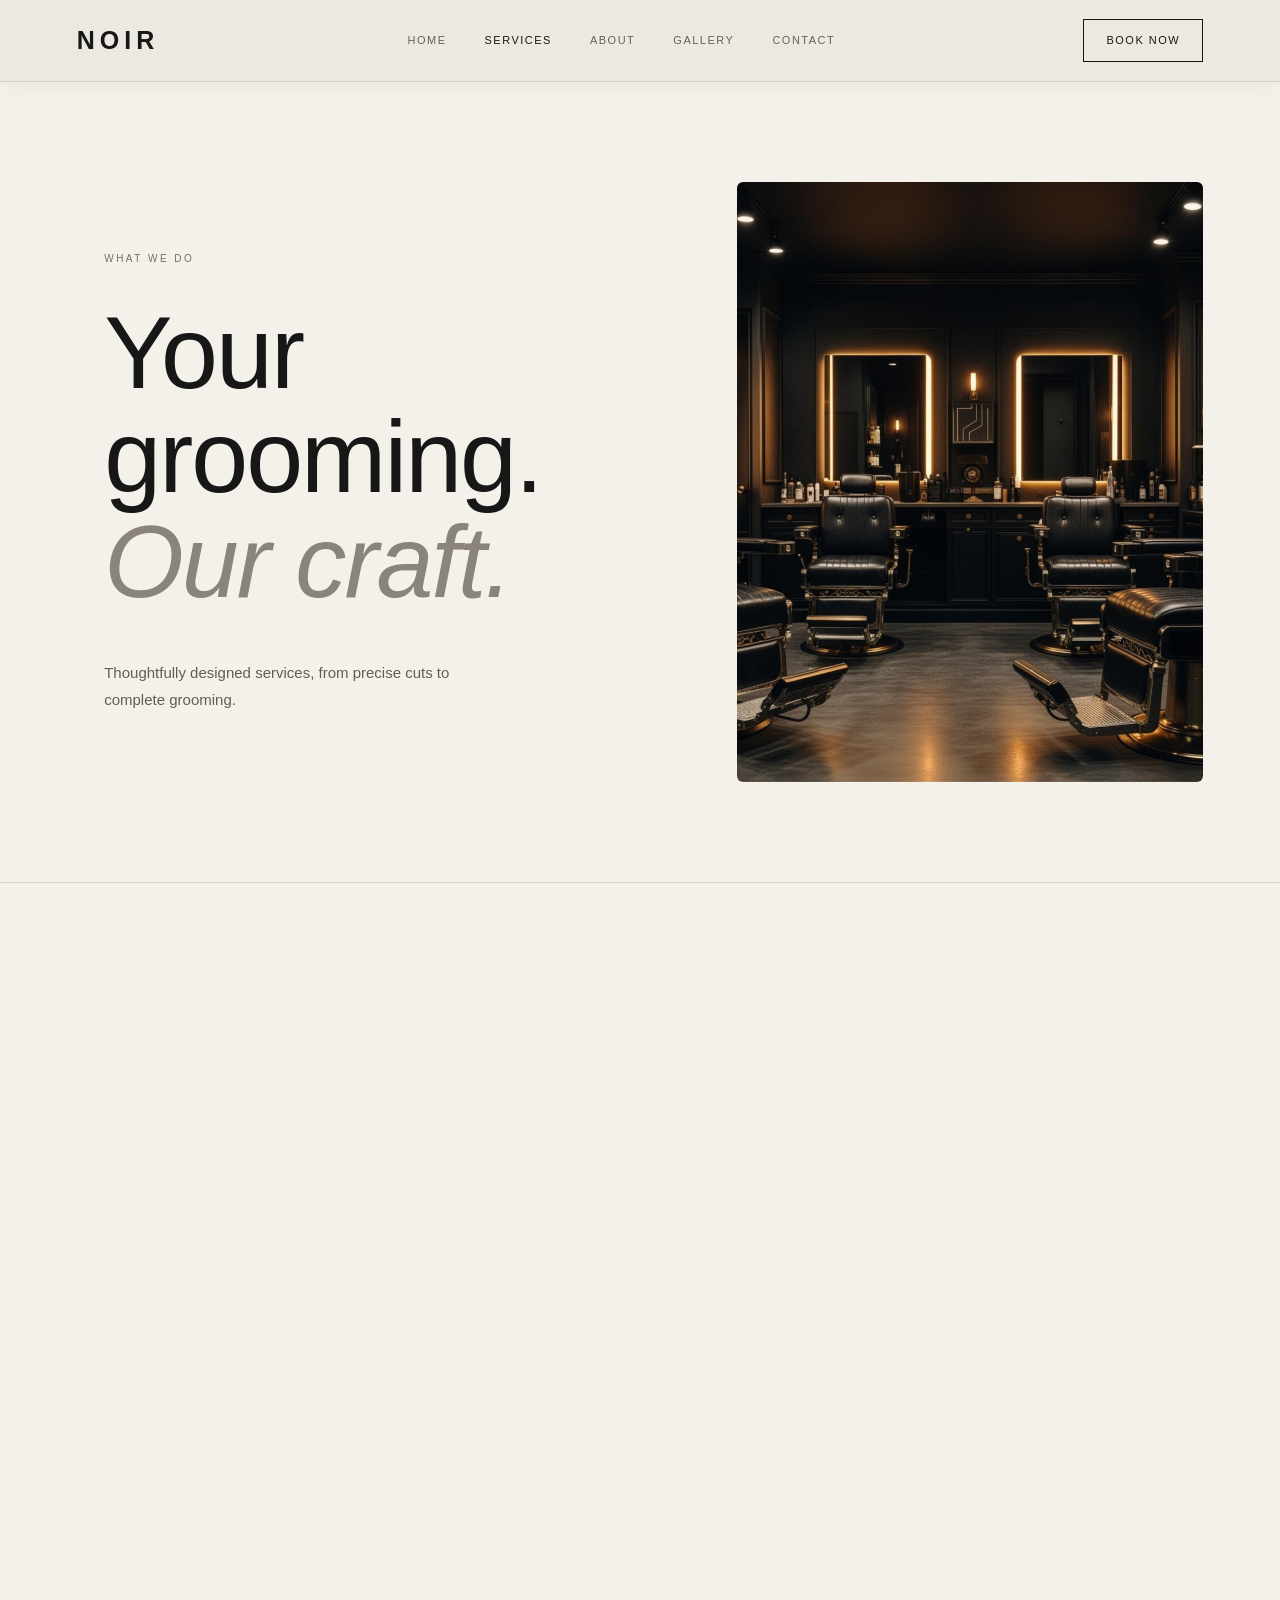
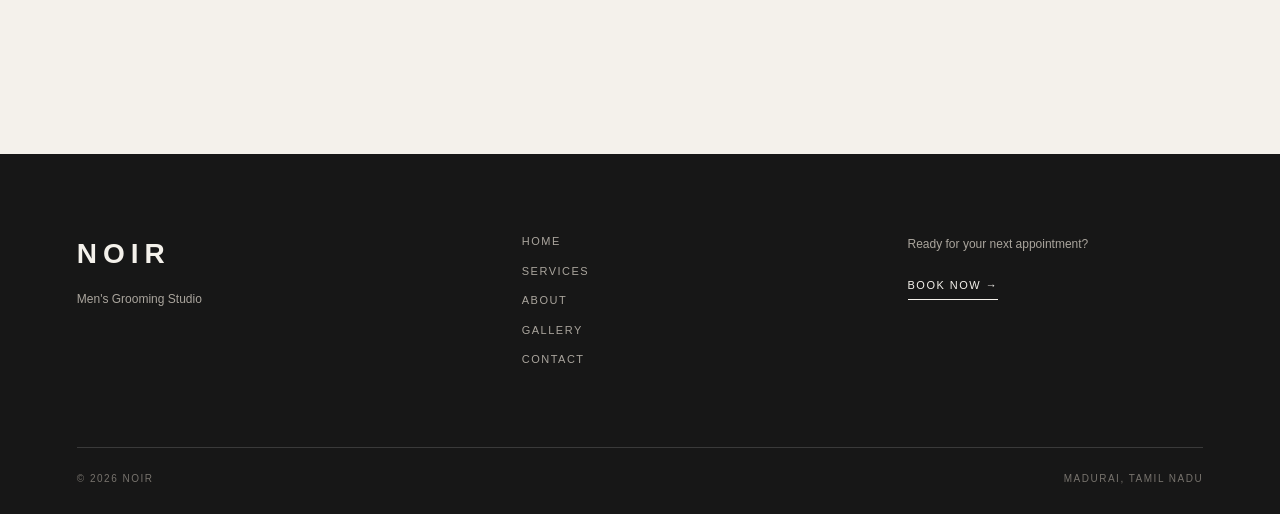
<file: v2/services.html>
<!DOCTYPE html>
<html lang="en">

<head>
    <meta charset="UTF-8">
    <meta name="viewport" content="width=device-width, initial-scale=1.0">
    <title>Services — NOIR Men's Grooming Studio</title>
    <link rel="stylesheet" href="css/style.css">
    <link rel="stylesheet" href="css/services.css">
</head>

<body>

    <!-- Navigation -->
    <header class="navbar">
        <a href="index.html" class="logo">NOIR</a>

        <nav class="nav-links">
            <a href="index.html">Home</a>
            <a href="services.html" class="active">Services</a>
            <a href="about.html">About</a>
            <a href="gallery.html">Gallery</a>
            <a href="contact.html">Contact</a>
        </nav>

        <a href="contact.html#bookwp" class="nav-button">Book Now</a>

        <button class="menu-toggle" id="menuToggle" aria-label="Open menu">
            <span></span>
            <span></span>
        </button>
    </header>

    <main>

        <!-- Services hero -->
        <!-- Services hero -->
        <section class="services-hero">
            <div class="services-hero-text">
                <p class="services-label">WHAT WE DO</p>

                <h1>
                    Your grooming.<br>
                    <span>Our craft.</span>
                </h1>

                <p class="services-description">
                    Thoughtfully designed services, from precise cuts
                    to complete grooming.
                </p>
            </div>

            <div class="services-hero-image">
                <img src="../images/gallery2.jpg" alt="NOIR grooming studio">
            </div>
        </section>

        <!-- Haircuts -->
        <section class="service-category">
            <div class="category-heading">
                <span>01</span>
                <h2>Haircuts</h2>
            </div>

            <div class="category-list">
                <div class="service-row">
                    <div>
                        <h3>Signature Haircut</h3>
                        <p>Precision cut tailored to your style.</p>
                    </div>
                    <strong>₹500</strong>
                </div>

                <div class="service-row">
                    <div>
                        <h3>Premium Haircut</h3>
                        <p>A refined cut with extra attention to detail.</p>
                    </div>
                    <strong>₹700</strong>
                </div>

                <div class="service-row">
                    <div>
                        <h3>Haircut + Beard</h3>
                        <p>A complete, balanced grooming finish.</p>
                    </div>
                    <strong>₹700</strong>
                </div>
            </div>
        </section>

        <!-- Beard -->
        <section class="service-category">
            <div class="category-heading">
                <span>02</span>
                <h2>Beard</h2>
            </div>

            <div class="category-list">
                <div class="service-row">
                    <div>
                        <h3>Beard Sculpt</h3>
                        <p>Shape, define and refine your beard.</p>
                    </div>
                    <strong>₹300</strong>
                </div>

                <div class="service-row">
                    <div>
                        <h3>Beard Trim</h3>
                        <p>A clean and effortless beard refresh.</p>
                    </div>
                    <strong>₹200</strong>
                </div>
            </div>
        </section>

        <!-- Grooming -->
        <section class="service-category">
            <div class="category-heading">
                <span>03</span>
                <h2>Grooming</h2>
            </div>

            <div class="category-list">
                <div class="service-row">
                    <div>
                        <h3>Premium Styling</h3>
                        <p>Professional styling for a finished look.</p>
                    </div>
                    <strong>₹400</strong>
                </div>

                <div class="service-row">
                    <div>
                        <h3>Head Massage</h3>
                        <p>A relaxing reset after a long day.</p>
                    </div>
                    <strong>₹300</strong>
                </div>

                <div class="service-row">
                    <div>
                        <h3>Full Grooming</h3>
                        <p>The complete NOIR grooming experience.</p>
                    </div>
                    <strong>₹1,000</strong>
                </div>
            </div>
        </section>

        <!-- Services CTA -->
        <!-- Services CTA -->
        <section class="services-cta">
            <div class="services-cta-heading">
                <p>READY WHEN YOU ARE</p>

                <h2>
                    Let's find<br>
                    <span>your fit.</span>
                </h2>
            </div>

            <div class="services-cta-content">
                <p>
                    Not sure which service suits you?
                    Book an appointment and we'll help you find the right one.
                </p>

                <a href="contact.html#bookwp">Book an appointment →</a>

                <div class="services-cta-detail">
                    <span>NOIR / 03</span>
                    <p>Precision grooming.<br>Personal style.</p>
                </div>
            </div>
        </section>

    </main>

    <!-- Footer -->
    <footer class="footer">
        <div class="footer-top">
            <div>
                <a href="index.html" class="footer-logo">NOIR</a>
                <p>Men's Grooming Studio</p>
            </div>

            <div class="footer-links">
                <a href="index.html">Home</a>
                <a href="services.html">Services</a>
                <a href="about.html">About</a>
                <a href="gallery.html">Gallery</a>
                <a href="contact.html">Contact</a>
            </div>

            <div class="footer-booking">
                <p>Ready for your next appointment?</p>
                <a href="contact.html#bookwp">Book now →</a>
            </div>
        </div>

        <div class="footer-bottom">
            <span>© 2026 NOIR</span>
            <span>Madurai, Tamil Nadu</span>
        </div>
    </footer>

    <script src="js/script.js"></script>
</body>

</html>
</file>
<file: css/style.css>
* {
    margin: 0;
    padding: 0;
    box-sizing: border-box;
}

html {
    scroll-behavior: smooth;
}

body {
    background: #0b0b0b;
    color: #ffffff;
    font-family: Arial, sans-serif;
    animation: pageEnter 0.7s ease both;
}

img {
    max-width: 100%;
}

a {
    color: inherit;
}

.navbar {
    width: 100%;
    height: 80px;
    padding: 0 6%;
    display: flex;
    align-items: center;
    justify-content: space-between;
    background: rgba(17, 17, 17, 0.88);
    backdrop-filter: blur(14px);
    -webkit-backdrop-filter: blur(14px);
    border-bottom: 1px solid rgba(255, 255, 255, 0.08);
    position: sticky;
    top: 0;
    z-index: 1000;
}

.logo {
    color: #ffffff;
    text-decoration: none;
    font-size: 26px;
    font-weight: 700;
    letter-spacing: 5px;
}

.nav-links {
    display: flex;
    gap: 35px;
}

.nav-links a {
    color: #bdbdbd;
    text-decoration: none;
    font-size: 14px;
    text-transform: uppercase;
    letter-spacing: 1px;
    transition: 0.3s;
}

.nav-links a:hover {
    color: #ffffff;
}

.nav-links a.active {
    color: #ffffff;
    position: relative;
}

.nav-links a.active::after {
    content: "";
    position: absolute;
    left: 0;
    bottom: -8px;
    width: 100%;
    height: 1px;
    background: #ffffff;
}

.nav-button {
    color: #0b0b0b;
    background: #ffffff;
    text-decoration: none;
    padding: 12px 22px;
    font-size: 13px;
    font-weight: 600;
    text-transform: uppercase;
    letter-spacing: 1px;
    position: relative;
    overflow: hidden;
    transition: transform 0.3s ease, background 0.3s ease, color 0.3s ease;
}

.nav-button:hover {
    background: #d6d6d6;
    transform: translateY(-3px);
}

.nav-button:active {
    transform: translateY(0);
}

.primary-button,
.secondary-button,
.cta-button {
    position: relative;
    overflow: hidden;
    transition: transform 0.3s ease, background 0.3s ease, color 0.3s ease, border-color 0.3s ease;
}

.primary-button:hover,
.cta-button:hover {
    transform: translateY(-3px);
}

.secondary-button:hover {
    transform: translateY(-3px);
}

.primary-button:active,
.secondary-button:active,
.cta-button:active {
    transform: translateY(0);
}

.section-label {
    color: #777;
    font-size: 11px;
    letter-spacing: 3px;
    margin-bottom: 20px;
}

.view-services {
    color: #ffffff;
    text-decoration: none;
    font-size: 12px;
    text-transform: uppercase;
    letter-spacing: 1.5px;
    border-bottom: 1px solid #555;
    padding-bottom: 8px;
    transition: 0.3s;
}

.view-services:hover {
    border-color: #ffffff;
}

.footer {
    padding: 80px 6% 25px;
    background: #080808;
}

.footer-main {
    display: grid;
    grid-template-columns: 2fr 1fr 1fr 1fr;
    gap: 50px;
    padding-bottom: 70px;
}

.footer-brand p {
    color: #777;
    font-size: 14px;
    line-height: 1.7;
    margin-top: 25px;
}

.footer-column {
    display: flex;
    flex-direction: column;
    gap: 12px;
}

.footer-column h4 {
    color: #ffffff;
    font-size: 11px;
    text-transform: uppercase;
    letter-spacing: 2px;
    margin-bottom: 10px;
}

.footer-column a,
.footer-column p {
    color: #777;
    text-decoration: none;
    font-size: 13px;
    line-height: 1.6;
    transition: 0.3s;
}

.footer-column a:hover {
    color: #ffffff;
}

.footer-bottom {
    padding-top: 25px;
    border-top: 1px solid #222;
    display: flex;
    justify-content: space-between;
    gap: 20px;
}

.footer-bottom p {
    color: #555;
    font-size: 11px;
}

.menu-toggle {
    display: none;
    width: 42px;
    height: 42px;
    border: 1px solid #333;
    background: transparent;
    cursor: pointer;
    align-items: center;
    justify-content: center;
    flex-direction: column;
    gap: 6px;
}

.menu-toggle span {
    width: 18px;
    height: 1px;
    background: #ffffff;
    display: block;
    transition: 0.3s ease;
}

.menu-toggle.active span:first-child {
    transform: translateY(3.5px) rotate(45deg);
}

.menu-toggle.active span:last-child {
    transform: translateY(-3.5px) rotate(-45deg);
}

.reveal {
    opacity: 0;
    transform: translateY(100px);
    transition: opacity 1.4s ease, transform 1.4s cubic-bezier(0.16, 1, 0.3, 1);
}

.reveal.active {
    opacity: 1;
    transform: translateY(0);
}

body.page-exit {
    animation: pageExit 0.4s ease forwards;
}

@keyframes pageEnter {
    from {
        opacity: 0;
        transform: translateY(20px);
    }

    to {
        opacity: 1;
        transform: translateY(0);
    }
}

@keyframes pageExit {
    to {
        opacity: 0;
        transform: translateY(-20px);
    }
}

@media (max-width: 768px) {
    .navbar {
        height: 70px;
        width: 100%;
        padding: 0 5%;
        position: relative;
    }

    .navbar .logo {
        flex-shrink: 0;
        margin-right: auto;
    }

    .nav-links {
        display: flex;
        opacity: 0;
        visibility: hidden;
        transform: translateY(-10px);
        position: absolute;
        top: 70px;
        left: 0;
        width: 100%;
        padding: 25px 5%;
        flex-direction: column;
        gap: 0;
       background: rgba(17, 17, 17, 0.94);
backdrop-filter: blur(18px);
-webkit-backdrop-filter: blur(18px);
border-bottom: 1px solid rgba(255, 255, 255, 0.1);
        transition: opacity 0.3s ease, transform 0.3s ease, visibility 0.3s ease;
    }

    .nav-links.active {
        opacity: 1;
        visibility: visible;
        transform: translateY(0);
    }

    .nav-links a {
        padding: 16px 0;
        border-bottom: 1px solid #222;
        font-size: 12px;
        transition: color 0.3s ease, padding-left 0.3s ease;
    }

    .nav-links a:hover {
        padding-left: 8px;
    }

    .nav-links a:last-child {
        border-bottom: none;
    }

    .nav-links a.active::after {
        display: none;
    }

    .navbar .nav-button {
        display: none;
    }

    .menu-toggle {
        display: flex;
        flex-shrink: 0;
        margin-left: 15px;
    }

    .footer {
        padding: 60px 5% 25px;
    }

    .footer-main {
        grid-template-columns: 1fr 1fr;
        gap: 45px 30px;
        padding-bottom: 50px;
    }

    .footer-brand {
        grid-column: 1 / -1;
    }

    .footer-bottom {
        flex-direction: column;
    }
}
</file>
<file: css/home.css>
.hero {
    min-height: calc(100vh - 80px);
    padding: 80px 6%;
    display: flex;
    align-items: center;
    position: relative;
    overflow: hidden;
    background:
        linear-gradient(
            90deg,
            #0b0b0b 0%,
            rgba(11, 11, 11, 0.92) 35%,
            rgba(11, 11, 11, 0.65) 60%,
            rgba(11, 11, 11, 0.25) 100%
        ),
        url("../images/hero.jpg") center/cover no-repeat;
    animation: heroZoom 12s ease-out forwards;
}

.hero-content {
    max-width: 750px;
    position: relative;
    z-index: 2;
}

.hero-label {
    color: #a7a7a7;
    font-size: 12px;
    letter-spacing: 4px;
    margin-bottom: 25px;
}

.hero h1 {
    font-size: clamp(48px, 7vw, 92px);
    line-height: 0.95;
    letter-spacing: -3px;
    font-weight: 700;
    margin-bottom: 30px;
}

.hero h1 span {
    color: #a7a7a7;
}

.hero-description {
    max-width: 500px;
    color: #b5b5b5;
    font-size: 16px;
    line-height: 1.7;
    margin-bottom: 40px;
}

.hero-buttons {
    display: flex;
    gap: 15px;
    align-items: center;
}

.primary-button,
.secondary-button {
    text-decoration: none;
    padding: 15px 25px;
    font-size: 12px;
    text-transform: uppercase;
    letter-spacing: 1.5px;
}

.primary-button {
    background: #ffffff;
    color: #0b0b0b;
    font-weight: 600;
}

.primary-button:hover {
    background: #d6d6d6;
}

.secondary-button {
    border: 1px solid #555;
    color: #ffffff;
}

.secondary-button:hover {
    border-color: #ffffff;
}

.hero-scroll {
    position: absolute;
    bottom: 35px;
    left: 6%;
    display: flex;
    align-items: center;
    gap: 15px;
}

.hero-scroll span {
    color: #777;
    font-size: 9px;
    letter-spacing: 2px;
}

.scroll-line {
    width: 45px;
    height: 1px;
    background: #555;
}

@keyframes heroZoom {
    from {
        background-size: 105%;
    }

    to {
        background-size: 100%;
    }
}

.services-preview {
    padding: 120px 6%;
    background: #0b0b0b;
}

.section-heading {
    display: flex;
    justify-content: space-between;
    align-items: flex-end;
    gap: 40px;
    margin-bottom: 70px;
}

.section-heading h2 {
    font-size: clamp(36px, 5vw, 64px);
    line-height: 1;
    letter-spacing: -2px;
    font-weight: 600;
}

.services-list {
    border-top: 1px solid #2a2a2a;
}

.service-item {
    display: grid;
    grid-template-columns: 80px 1fr auto;
    align-items: center;
    gap: 30px;
    padding: 30px 0;
    border-bottom: 1px solid #2a2a2a;
    transition: padding-left 0.3s ease;
}

.service-item:hover {
    padding-left: 15px;
}

.service-number {
    color: #555;
    font-size: 12px;
    letter-spacing: 1px;
    transition: transform 0.3s ease, color 0.3s ease;
}

.service-item:hover .service-number {
    transform: translateX(5px);
    color: #ffffff;
}

.service-info h3 {
    font-size: 22px;
    font-weight: 500;
    margin-bottom: 8px;
}

.service-info p {
    color: #777;
    font-size: 14px;
    line-height: 1.6;
}

.service-price {
    color: #ffffff;
    font-size: 18px;
    font-weight: 500;
}

.experience {
    padding: 120px 6%;
    display: grid;
    grid-template-columns: 1fr 1fr;
    gap: 8%;
    align-items: center;
    background: #111111;
}

.experience-image {
    height: 650px;
    overflow: hidden;
    border-radius: 5px;
}

.experience-image img {
    width: 100%;
    height: 100%;
    object-fit: cover;
    display: block;
    transition: transform 0.7s ease;
}

.experience-image:hover img {
    transform: scale(1.03);
}

.experience-content {
    max-width: 600px;
}

.experience-content h2 {
    font-size: clamp(40px, 5vw, 68px);
    line-height: 1;
    letter-spacing: -2px;
    font-weight: 600;
    margin-bottom: 30px;
}

.experience-description {
    color: #888;
    font-size: 15px;
    line-height: 1.8;
    max-width: 480px;
    margin-bottom: 50px;
}

.experience-features {
    border-top: 1px solid #2c2c2c;
}

.feature {
    display: grid;
    grid-template-columns: 45px 1fr;
    gap: 20px;
    padding: 25px 0;
    border-bottom: 1px solid #2c2c2c;
}

.feature > span {
    color: #555;
    font-size: 11px;
    padding-top: 3px;
}

.feature h3 {
    font-size: 17px;
    font-weight: 500;
    margin-bottom: 7px;
}

.feature p {
    color: #777;
    font-size: 13px;
    line-height: 1.6;
}

.gallery-preview {
    padding: 120px 6%;
    background: #0b0b0b;
}

.gallery-heading {
    display: flex;
    justify-content: space-between;
    align-items: flex-end;
    margin-bottom: 60px;
    gap: 40px;
}

.gallery-heading h2 {
    font-size: clamp(40px, 5vw, 68px);
    line-height: 0.95;
    letter-spacing: -2px;
    font-weight: 600;
}

.gallery-grid {
    display: grid;
    grid-template-columns: repeat(3, 1fr);
    grid-auto-rows: 320px;
    gap: 15px;
}

.gallery-item {
    overflow: hidden;
    position: relative;
    cursor: pointer;
    border-radius: 8px;
}

.gallery-item::after {
    content: "";
    position: absolute;
    inset: 0;
    background: rgba(0, 0, 0, 0.25);
    opacity: 0;
    transition: opacity 0.5s ease;
    pointer-events: none;
}

.gallery-item:hover::after {
    opacity: 1;
}

.gallery-item img {
    width: 100%;
    height: 100%;
    object-fit: cover;
    display: block;
    transition: transform 1s cubic-bezier(0.16, 1, 0.3, 1);
}

.gallery-item:hover img {
    transform: scale(1.05);
}

.gallery-large {
    grid-row: span 2;
}

.booking-cta {
    min-height: 550px;
    padding: 100px 6%;
    display: flex;
    align-items: center;
    justify-content: center;
    text-align: center;
    position: relative;
    overflow: hidden;
    background:
        linear-gradient(
            rgba(11, 11, 11, 0.75),
            rgba(11, 11, 11, 0.9)
        ),
        url("../images/cta.jpg") center/cover no-repeat;
}

.cta-content {
    max-width: 800px;
    position: relative;
    z-index: 2;
}

.cta-content .section-label {
    margin-bottom: 25px;
}

.cta-content h2 {
    font-size: clamp(55px, 8vw, 100px);
    line-height: 0.9;
    letter-spacing: -4px;
    margin-bottom: 30px;
}

.cta-content h2 span {
    color: #999;
}

.cta-content > p:not(.section-label) {
    color: #999;
    font-size: 15px;
    line-height: 1.7;
    margin: 0 auto 35px;
    max-width: 450px;
}

.cta-button {
    display: inline-block;
    background: #ffffff;
    color: #0b0b0b;
    text-decoration: none;
    padding: 16px 28px;
    font-size: 12px;
    font-weight: 600;
    text-transform: uppercase;
    letter-spacing: 1.5px;
}

@media (max-width: 768px) {
    .hero {
        min-height: calc(100vh - 70px);
        padding: 50px 5% 70px;
        align-items: flex-end;
        animation: none;
        background:
            linear-gradient(
                180deg,
                rgba(11, 11, 11, 0.2) 0%,
                rgba(11, 11, 11, 0.55) 40%,
                rgba(11, 11, 11, 0.9) 75%,
                #0b0b0b 100%
            ),
            url("../images/hero.jpg") 60% center / cover no-repeat;
    }

    .hero h1 {
        font-size: clamp(45px, 13vw, 70px);
        letter-spacing: -2px;
    }

    .hero-content {
        width: 100%;
    }

    .hero-label {
        margin-bottom: 18px;
        font-size: 10px;
        letter-spacing: 3px;
    }

    .hero-description {
        font-size: 14px;
        max-width: 400px;
    }

    .hero-buttons {
        flex-direction: column;
        align-items: stretch;
    }

    .primary-button,
    .secondary-button {
        text-align: center;
    }

    .hero-scroll {
        display: none;
    }

    .services-preview {
        padding: 80px 5%;
    }

    .section-heading {
        display: block;
        margin-bottom: 50px;
    }

    .section-heading h2 {
        font-size: 40px;
    }

    .view-services {
        display: inline-block;
        margin-top: 30px;
    }

    .service-item {
        grid-template-columns: 35px 1fr auto;
        gap: 15px;
        padding: 25px 0;
    }

    .service-info h3 {
        font-size: 17px;
    }

    .service-info p {
        font-size: 12px;
    }

    .service-price {
        font-size: 15px;
    }

    .service-item:hover {
        padding-left: 0;
    }

    .experience {
        padding: 80px 5%;
        grid-template-columns: 1fr;
        gap: 60px;
    }

    .experience-image {
        height: 450px;
    }

    .experience-content h2 {
        font-size: 42px;
    }

    .experience-description {
        font-size: 14px;
    }

    .gallery-preview {
        padding: 80px 5%;
    }

    .gallery-heading {
        display: block;
        margin-bottom: 40px;
    }

    .gallery-heading h2 {
        font-size: 42px;
    }

    .gallery-heading .view-services {
        display: inline-block;
        margin-top: 30px;
    }

    .gallery-grid {
        grid-template-columns: 1fr 1fr;
        grid-auto-rows: 220px;
        gap: 8px;
    }

    .gallery-large {
        grid-row: span 2;
    }

    .booking-cta {
        min-height: 500px;
        padding: 80px 5%;
    }

    .cta-content h2 {
        font-size: 58px;
        letter-spacing: -3px;
    }
}
</file>
<file: v2/css/style.css>
/* Global reset */
* {
    margin: 0;
    padding: 0;
    box-sizing: border-box;
}

html {
    scroll-behavior: smooth;
}

body {
    background: #f4f1eb;
    color: #171717;
    font-family: Arial, Helvetica, sans-serif;
    overflow-x: hidden;
    opacity: 0;
    transform: translateY(10px);
    transition:
        opacity 0.65s ease,
        transform 0.65s cubic-bezier(0.22, 1, 0.36, 1);
}

body.page-loaded {
    opacity: 1;
    transform: translateY(0);
}

body.page-exit {
    opacity: 0;
    transform: translateY(-12px);
    transition:
        opacity 0.5s ease,
        transform 0.5s cubic-bezier(0.55, 0, 1, 0.45);
}

/* Link reset */
a {
    text-decoration: none;
}

/* Navigation */
.navbar {
    width: 100%;
    height: 82px;
    padding: 0 6%;
    display: flex;
    align-items: center;
    justify-content: space-between;
    background: #f4f1eb;
    border-bottom: 1px solid #d8d4cc;
    position: relative;
    z-index: 1000;
}

.logo,
.logo:visited {
    color: #171717;
    font-size: 25px;
    font-weight: 600;
    letter-spacing: 5px;
    transition: letter-spacing 0.4s ease;
}

.logo:hover {
    color: #171717;
    letter-spacing: 6px;
}

.nav-links {
    display: flex;
    align-items: center;
    gap: 38px;
}

.nav-links a,
.nav-links a:visited {
    color: #66615a;
    font-size: 11px;
    text-transform: uppercase;
    letter-spacing: 1.5px;
    transition:
        color 0.3s ease,
        transform 0.3s ease;
}

.nav-links a:hover,
.nav-links a.active {
    color: #171717;
}

.nav-links a:hover {
    transform: translateY(-1px);
}

/* Navigation button */
.nav-button,
.nav-button:visited {
    position: relative;
    overflow: hidden;
    padding: 13px 22px;
    border: 1px solid #171717;
    color: #171717;
    font-size: 11px;
    text-transform: uppercase;
    letter-spacing: 1.5px;
    transition:
        color 0.35s ease,
        transform 0.35s ease;
}

.nav-button::before {
    content: "";
    position: absolute;
    inset: 0;
    background: #171717;
    transform: translateY(101%);
    transition: transform 0.35s cubic-bezier(0.22, 1, 0.36, 1);
    z-index: -1;
}

.nav-button:hover {
    color: #f4f1eb;
    transform: translateY(-2px);
}

.nav-button:hover::before {
    transform: translateY(0);
}

.nav-button:active {
    transform: translateY(0);
}

.menu-toggle {
    display: none;
    background: none;
    border: none;
    cursor: pointer;
}

/* Scroll reveal */
.reveal,
.hero-content,
.hero-image,
.intro,
.featured-services,
.feature-image,
.experience,
.booking-cta,
.gallery-hero-content,
.gallery-hero-image,
.gallery-intro,
.gallery-feature,
.gallery-split,
.gallery-wide,
.gallery-statement,
.gallery-final,
.gallery-closing,
.contact-hero-content,
.contact-hero-image,
.contact-details,
.contact-booking,
.contact-location,
.contact-closing,
.about-hero-copy,
.about-hero-image,
.about-intro,
.about-story,
.about-values,
.about-quote,
.about-cta,
.services-hero-text,
.services-hero-image,
.service-category,
.services-cta {
    opacity: 0;
    transform: translateY(40px);
    transition:
        opacity 0.8s ease,
        transform 0.9s cubic-bezier(0.22, 1, 0.36, 1);
}

/* Visible reveal */
.reveal.visible,
.hero-content.visible,
.hero-image.visible,
.intro.visible,
.featured-services.visible,
.feature-image.visible,
.experience.visible,
.booking-cta.visible,
.gallery-hero-content.visible,
.gallery-hero-image.visible,
.gallery-intro.visible,
.gallery-feature.visible,
.gallery-split.visible,
.gallery-wide.visible,
.gallery-statement.visible,
.gallery-final.visible,
.gallery-closing.visible,
.contact-hero-content.visible,
.contact-hero-image.visible,
.contact-details.visible,
.contact-booking.visible,
.contact-location.visible,
.contact-closing.visible,
.about-hero-copy.visible,
.about-hero-image.visible,
.about-intro.visible,
.about-story.visible,
.about-values.visible,
.about-quote.visible,
.about-cta.visible,
.services-hero-text.visible,
.services-hero-image.visible,
.service-category.visible,
.services-cta.visible {
    opacity: 1;
    transform: translateY(0);
}

/* Selected service rows */
.featured-services .service-item {
    opacity: 0;
    transform: translateY(25px);
    transition:
        opacity 0.7s ease,
        transform 0.8s cubic-bezier(0.22, 1, 0.36, 1);
}

.featured-services.visible .service-item {
    opacity: 1;
    transform: translateY(0);
}

.featured-services.visible .service-item:nth-child(1) {
    transition-delay: 0.1s;
}

.featured-services.visible .service-item:nth-child(2) {
    transition-delay: 0.2s;
}

.featured-services.visible .service-item:nth-child(3) {
    transition-delay: 0.3s;
}

/* Editorial image treatment */
.gallery-hero-image,
.gallery-feature-image,
.gallery-split-image,
.gallery-final-image,
.contact-hero-image,
.contact-booking-image,
.contact-location-map,
.about-hero-image,
.story-image,
.services-hero-image,
.feature-image {
    overflow: hidden;
    border-radius: 3px;
}

.gallery-wide,
.booking-cta {
    overflow: hidden;
}

.gallery-hero-image img,
.gallery-feature-image img,
.gallery-split-image img,
.gallery-wide img,
.gallery-final-image img,
.contact-hero-image img,
.contact-booking-image img,
.contact-location-map img,
.about-hero-image img,
.story-image img,
.services-hero-image img,
.hero-image img,
.feature-image img {
    transition:
        transform 1s cubic-bezier(0.22, 1, 0.36, 1),
        filter 0.8s ease;
}

.gallery-hero-image:hover img,
.gallery-feature-image:hover img,
.gallery-split-image:hover img,
.gallery-wide:hover img,
.gallery-final-image:hover img,
.contact-hero-image:hover img,
.contact-booking-image:hover img,
.contact-location-map:hover img,
.about-hero-image:hover img,
.story-image:hover img,
.services-hero-image:hover img,
.hero-image:hover img,
.feature-image:hover img {
    transform: scale(1.035);
}

/* Standard dark buttons */
.hero-button,
.hero-button:visited,
.gallery-closing a,
.gallery-closing a:visited,
.contact-booking-content a,
.contact-booking-content a:visited,
.services-cta-content > a,
.services-cta-content > a:visited,
.about-cta a,
.about-cta a:visited {
    position: relative;
    display: inline-block;
    overflow: hidden;
    z-index: 1;
    color: #f4f1eb;
    transition:
        color 0.35s ease,
        transform 0.35s ease;
}

.hero-button::before,
.gallery-closing a::before,
.contact-booking-content a::before,
.services-cta-content > a::before,
.about-cta a::before {
    content: "";
    position: absolute;
    inset: 0;
    background: #8a847b;
    transform: translateX(-101%);
    transition: transform 0.4s cubic-bezier(0.22, 1, 0.36, 1);
    z-index: -1;
}

.hero-button:hover,
.gallery-closing a:hover,
.contact-booking-content a:hover,
.services-cta-content > a:hover,
.about-cta a:hover {
    color: #f4f1eb;
    transform: translateY(-3px);
}

.hero-button:hover::before,
.gallery-closing a:hover::before,
.contact-booking-content a:hover::before,
.services-cta-content > a:hover::before,
.about-cta a:hover::before {
    transform: translateX(0);
}

.hero-button:active,
.gallery-closing a:active,
.contact-booking-content a:active,
.services-cta-content > a:active,
.about-cta a:active {
    transform: translateY(0);
}

/* Home booking button */
.booking-button,
.booking-button:visited {
    position: relative;
    display: inline-block;
    overflow: hidden;
    z-index: 1;
    color: #171717;
    transition:
        color 0.35s ease,
        transform 0.35s ease;
}

.booking-button::before {
    content: "";
    position: absolute;
    inset: 0;
    background: #8a847b;
    transform: translateX(-101%);
    transition: transform 0.4s cubic-bezier(0.22, 1, 0.36, 1);
    z-index: -1;
}

.booking-button:hover {
    color: #f4f1eb;
    transform: translateY(-3px);
}

.booking-button:hover::before {
    transform: translateX(0);
}

.booking-button:active {
    transform: translateY(0);
}

/* Home services link */
.services-link,
.services-link:visited {
    color: #171717;
    transition:
        color 0.3s ease,
        letter-spacing 0.35s ease,
        opacity 0.35s ease;
}

.services-link:hover {
    color: #625d56;
    letter-spacing: 2px;
}

/* Footer */
.footer {
    padding: 80px 6% 30px;
    background: #171717;
    color: #f4f1eb;
}

.footer-top {
    display: grid;
    grid-template-columns: 1.2fr 1fr 1fr;
    gap: 8%;
    padding-bottom: 80px;
}

.footer-logo,
.footer-logo:visited {
    display: inline-block;
    color: #f4f1eb;
    font-size: 28px;
    font-weight: 600;
    letter-spacing: 6px;
    margin-bottom: 15px;
    transition: letter-spacing 0.4s ease;
}

.footer-logo:hover {
    color: #f4f1eb;
    letter-spacing: 7px;
}

.footer-top p {
    color: #aaa59d;
    font-size: 12px;
    line-height: 1.7;
}

.footer-links {
    display: flex;
    flex-direction: column;
    gap: 14px;
}

.footer-links a,
.footer-links a:visited {
    color: #aaa59d;
    font-size: 11px;
    text-transform: uppercase;
    letter-spacing: 1.5px;
    transition:
        color 0.3s ease,
        transform 0.3s ease;
}

.footer-links a:hover {
    color: #f4f1eb;
    transform: translateX(4px);
}

.footer-booking p {
    margin-bottom: 20px;
    max-width: 220px;
}

.footer-booking a,
.footer-booking a:visited {
    display: inline-block;
    color: #f4f1eb;
    padding-bottom: 6px;
    border-bottom: 1px solid #f4f1eb;
    font-size: 11px;
    text-transform: uppercase;
    letter-spacing: 1.5px;
}

.footer-booking a:hover {
    color: #f4f1eb;
}

.footer-bottom {
    padding-top: 25px;
    border-top: 1px solid #3a3a3a;
    display: flex;
    justify-content: space-between;
    color: #77736d;
    font-size: 10px;
    text-transform: uppercase;
    letter-spacing: 1.5px;
}

/* Mobile refinement */
@media (max-width: 768px) {
    .navbar {
        height: 68px;
        padding: 0 5%;
    }

    .logo,
    .logo:visited {
        font-size: 22px;
        letter-spacing: 4px;
    }

    .nav-links {
        position: absolute;
        top: 68px;
        left: 0;
        width: 100%;
        padding: 28px 5% 32px;
        display: flex;
        flex-direction: column;
        align-items: flex-start;
        gap: 24px;
        background: #f4f1eb;
        border-bottom: 1px solid #d8d4cc;
        opacity: 0;
        visibility: hidden;
        transform: translateY(-12px);
        transition:
            opacity 0.3s ease,
            transform 0.3s ease,
            visibility 0.3s ease;
    }

    .nav-links.active {
        opacity: 1;
        visibility: visible;
        transform: translateY(0);
    }

    .nav-links a,
    .nav-links a:visited {
        color: #66615a;
        font-size: 10px;
        letter-spacing: 1.8px;
    }

    .nav-links a:hover,
    .nav-links a.active {
        color: #171717;
    }

    .nav-button {
        display: none;
    }

    .menu-toggle {
        display: flex;
        width: 28px;
        height: 20px;
        flex-direction: column;
        justify-content: space-between;
    }

    .menu-toggle span {
        width: 100%;
        height: 1px;
        background: #171717;
        transition:
            transform 0.35s ease,
            opacity 0.25s ease;
    }

    .menu-toggle.active span:first-child {
        transform: translateY(9.5px) rotate(45deg);
    }

    .menu-toggle.active span:last-child {
        transform: translateY(-9.5px) rotate(-45deg);
    }

    /* Mobile reveal */
    .reveal,
    .hero-content,
    .hero-image,
    .intro,
    .featured-services,
    .feature-image,
    .experience,
    .booking-cta,
    .gallery-hero-content,
    .gallery-hero-image,
    .gallery-intro,
    .gallery-feature,
    .gallery-split,
    .gallery-wide,
    .gallery-statement,
    .gallery-final,
    .gallery-closing,
    .contact-hero-content,
    .contact-hero-image,
    .contact-details,
    .contact-booking,
    .contact-location,
    .contact-closing,
    .about-hero-copy,
    .about-hero-image,
    .about-intro,
    .about-story,
    .about-values,
    .about-quote,
    .about-cta,
    .services-hero-text,
    .services-hero-image,
    .service-category,
    .services-cta {
        transform: translateY(25px);
    }

    .featured-services .service-item {
        transform: translateY(20px);
    }

    .featured-services.visible .service-item {
        transform: translateY(0);
    }

    /* Mobile images */
    .gallery-hero-image,
    .gallery-feature-image,
    .gallery-split-image,
    .gallery-final-image,
    .contact-hero-image,
    .contact-booking-image,
    .contact-location-map,
    .about-hero-image,
    .story-image,
    .services-hero-image,
    .feature-image {
        border-radius: 2px;
    }

    /* Mobile buttons */
    .hero-button,
    .booking-button,
    .gallery-closing a,
    .contact-booking-content a,
    .services-cta-content > a,
    .about-cta a {
        max-width: 100%;
        font-size: 10px;
        letter-spacing: 1.3px;
    }

    .hero-button:hover,
    .booking-button:hover,
    .gallery-closing a:hover,
    .contact-booking-content a:hover,
    .services-cta-content > a:hover,
    .about-cta a:hover {
        transform: translateY(-2px);
    }

    /* Mobile footer */
    .footer {
        padding: 60px 5% 25px;
    }

    .footer-top {
        display: block;
        padding-bottom: 55px;
    }

    .footer-logo,
    .footer-logo:visited {
        font-size: 25px;
        letter-spacing: 5px;
    }

    .footer-links {
        margin-top: 45px;
        gap: 16px;
    }

    .footer-booking {
        margin-top: 45px;
    }

    .footer-booking p {
        max-width: 260px;
        font-size: 11px;
    }

    .footer-bottom {
        flex-direction: column;
        gap: 8px;
        line-height: 1.6;
    }
}

/* Final image polish */
.gallery-hero-image,
.gallery-feature-image,
.gallery-split-image,
.gallery-final-image,
.contact-hero-image,
.contact-booking-image,
.contact-location-map,
.about-hero-image,
.story-image,
.services-hero-image,
.feature-image {
    border-radius: 6px;
}

.gallery-hero-image img,
.gallery-feature-image img,
.gallery-split-image img,
.gallery-wide img,
.gallery-final-image img,
.contact-hero-image img,
.contact-booking-image img,
.contact-location-map img,
.about-hero-image img,
.story-image img,
.services-hero-image img,
.hero-image img,
.feature-image img {
    will-change: transform;
}

.gallery-hero-image:hover img,
.gallery-feature-image:hover img,
.gallery-split-image:hover img,
.gallery-wide:hover img,
.gallery-final-image:hover img,
.contact-hero-image:hover img,
.contact-booking-image:hover img,
.contact-location-map:hover img,
.about-hero-image:hover img,
.story-image:hover img,
.services-hero-image:hover img,
.hero-image:hover img,
.feature-image:hover img {
    transform: scale(1.045);
}

/* Keep mobile corners subtle */
@media (max-width: 768px) {
    .gallery-hero-image,
    .gallery-feature-image,
    .gallery-split-image,
    .gallery-final-image,
    .contact-hero-image,
    .contact-booking-image,
    .contact-location-map,
    .about-hero-image,
    .story-image,
    .services-hero-image,
    .feature-image {
        border-radius: 4px;
    }
}

/* Fix mobile hamburger lines */
@media (max-width: 768px) {
    .menu-toggle {
        position: relative;
        width: 42px;
        height: 42px;
        padding: 0;
        border: 0;
        background: transparent;
        display: flex;
        align-items: center;
        justify-content: center;
    }

    .menu-toggle span {
        position: absolute;
        left: 10px;
        width: 22px;
        height: 1px;
        background: #171717;
        display: block;
        transform-origin: center;
        transition:
            transform 0.35s ease,
            opacity 0.25s ease;
    }

    .menu-toggle span:first-child {
        transform: translateY(-4px);
    }

    .menu-toggle span:last-child {
        transform: translateY(4px);
    }

    .menu-toggle.active span:first-child {
        transform: rotate(45deg);
    }

    .menu-toggle.active span:last-child {
        transform: rotate(-45deg);
    }
}

/* Frosted navbar refinement */
.navbar {
    background: rgba(235, 231, 223, 0.88);
    backdrop-filter: blur(18px);
    -webkit-backdrop-filter: blur(18px);
    border-bottom: 1px solid rgba(23, 23, 23, 0.12);
    box-shadow: 0 4px 18px rgba(23, 23, 23, 0.04);
}

/* Keep mobile navbar slightly stronger */
@media (max-width: 768px) {
    .navbar {
        background: rgba(235, 231, 223, 0.94);
        backdrop-filter: blur(18px);
        -webkit-backdrop-filter: blur(18px);
        box-shadow: 0 4px 16px rgba(23, 23, 23, 0.05);
    }
}

/* Mobile dropdown contrast */
@media (max-width: 768px) {
    .nav-links {
        background: rgba(220, 216, 208, 0.97);
        backdrop-filter: blur(20px);
        -webkit-backdrop-filter: blur(20px);
        border-top: 1px solid rgba(23, 23, 23, 0.08);
        border-bottom: 1px solid rgba(23, 23, 23, 0.14);
        box-shadow: 0 10px 25px rgba(23, 23, 23, 0.08);
    }
}

/* Global typography spacing */
p {
    line-height: 1.75;
}

a,
button {
    line-height: 1.4;
}

/* Prevent small labels from feeling cramped */
.eyebrow,
.about-label,
.services-label,
.contact-label,
.gallery-label,
.intro-label,
.section-heading p,
.experience-label,
.contact-details-heading > p,
.contact-location-heading > p,
.contact-closing > p {
    line-height: 1.5;
}

/* Global heading breathing room */
.hero-content h1,
.intro-content h2,
.section-heading h2,
.experience-left h2,
.booking-content h2,
.services-hero-text h1,
.category-heading h2,
.services-cta-heading h2,
.about-hero-copy h1,
.about-intro-heading h2,
.values-heading h2,
.about-quote h2,
.about-cta h2,
.contact-hero h1,
.contact-details-heading h2,
.contact-booking-content h2,
.contact-location-heading h2,
.contact-closing h2,
.gallery-hero-content h1,
.gallery-intro h2,
.gallery-statement h2,
.gallery-closing h2 {
    line-height: 1.02;
}

/* Keep heading spacing balanced on mobile */
@media (max-width: 768px) {
    .hero-content h1,
    .intro-content h2,
    .section-heading h2,
    .experience-left h2,
    .booking-content h2,
    .services-hero-text h1,
    .category-heading h2,
    .services-cta-heading h2,
    .about-hero-copy h1,
    .about-intro-heading h2,
    .values-heading h2,
    .about-quote h2,
    .about-cta h2,
    .contact-hero h1,
    .contact-details-heading h2,
    .contact-booking-content h2,
    .contact-location-heading h2,
    .contact-closing h2,
    .gallery-hero-content h1,
    .gallery-intro h2,
    .gallery-statement h2,
    .gallery-closing h2 {
        line-height: 0.98;
    }
}
</file>
<file: v2/css/home.css>
/* Hero */
.hero {
    min-height: calc(100vh - 82px);
    padding: 7vh 6%;
    display: grid;
    grid-template-columns: 1fr 1fr;
    gap: 7%;
    align-items: center;
}

.hero-image {
    height: 72vh;
    min-height: 500px;
    background: url("../../images/hero.jpg") center/cover no-repeat;
    border-radius: 3px;
    overflow: hidden;
}

.hero-content {
    max-width: 600px;
}

.eyebrow {
    margin-bottom: 28px;
    color: #777168;
    font-size: 10px;
    letter-spacing: 2.5px;
    text-transform: uppercase;
}

.hero-content h1 {
    font-size: clamp(65px, 8vw, 120px);
    line-height: 1.02;
    letter-spacing: -2px;
    font-weight: 500;
    margin-bottom: 35px;
}

.hero-content h1 span {
    color: #8a847b;
    font-style: italic;
}

.hero-text {
    max-width: 400px;
    color: #625d56;
    font-size: 15px;
    line-height: 1.8;
    margin-bottom: 38px;
}

.hero-button {
    display: inline-block;
    padding: 16px 25px;
    background: #171717;
    color: #f4f1eb;
    font-size: 11px;
    text-transform: uppercase;
    letter-spacing: 1.5px;
    transition: 0.3s ease;
}

.hero-button:hover {
    transform: translateY(-3px);
}

@media (max-width: 768px) {
    .hero {
        min-height: auto;
        padding: 0 5% 70px;
        display: flex;
        flex-direction: column;
        gap: 0;
        align-items: stretch;
    }

    .hero-image {
        order: 1;
        width: 100%;
        height: 55vh;
        min-height: 400px;
    }

    .hero-content {
        order: 2;
        padding: 55px 0 0;
    }

    .eyebrow {
        margin-bottom: 20px;
        font-size: 9px;
    }

    .hero-content h1 {
        font-size: clamp(58px, 16vw, 85px);
        line-height: 1;
        letter-spacing: -1.5px;
        margin-bottom: 28px;
    }

    .hero-text {
        font-size: 14px;
        margin-bottom: 30px;
    }
}

/* Intro */
.intro {
    padding: 150px 6%;
    border-top: 1px solid #d8d4cc;
    border-bottom: 1px solid #d8d4cc;
    display: grid;
    grid-template-columns: 0.7fr 1.3fr;
    gap: 8%;
}

.intro-label {
    padding-top: 12px;
    color: #777168;
    font-size: 10px;
    letter-spacing: 2.5px;
}

.intro-content {
    max-width: 850px;
}

.intro-content h2 {
    font-size: clamp(50px, 6vw, 90px);
    line-height: 1.06;
    letter-spacing: -1.5px;
    font-weight: 500;
    margin-bottom: 45px;
}

.intro-content h2 span {
    color: #8a847b;
    font-style: italic;
}

.intro-content p {
    max-width: 520px;
    color: #625d56;
    font-size: 16px;
    line-height: 1.9;
}

@media (max-width: 768px) {
    .intro {
        padding: 90px 5%;
        display: block;
    }

    .intro-label {
        margin-bottom: 35px;
    }

    .intro-content h2 {
        font-size: clamp(48px, 14vw, 72px);
        line-height: 1.04;
        letter-spacing: -1px;
        margin-bottom: 30px;
    }

    .intro-content p {
        font-size: 14px;
        line-height: 1.8;
    }
}

/* Featured services */
.featured-services {
    padding: 150px 6%;
}

.section-heading {
    display: grid;
    grid-template-columns: 0.7fr 1.3fr;
    gap: 8%;
    margin-bottom: 90px;
}

.section-heading p {
    padding-top: 12px;
    color: #777168;
    font-size: 10px;
    letter-spacing: 2.5px;
}

.section-heading h2 {
    font-size: clamp(50px, 6vw, 90px);
    line-height: 1.06;
    letter-spacing: -1.5px;
    font-weight: 500;
}

.section-heading h2 span {
    color: #8a847b;
    font-style: italic;
}

.service-list {
    border-top: 1px solid #cfcac1;
}

.service-item {
    min-height: 125px;
    padding: 25px 0;
    display: grid;
    grid-template-columns: 0.15fr 1fr auto;
    gap: 30px;
    align-items: center;
    border-bottom: 1px solid #cfcac1;
}

.service-item > span {
    color: #918b82;
    font-size: 11px;
    letter-spacing: 1px;
}

.service-item h3 {
    font-size: 22px;
    font-weight: 500;
    margin-bottom: 8px;
}

.service-item p {
    color: #777168;
    font-size: 13px;
}

.service-item strong {
    font-size: 14px;
    font-weight: 500;
}

.services-link {
    display: inline-block;
    margin-top: 40px;
    padding-bottom: 6px;
    border-bottom: 1px solid #171717;
    font-size: 11px;
    text-transform: uppercase;
    letter-spacing: 1.5px;
}

@media (max-width: 768px) {
    /* Mobile featured services */
    .featured-services {
        padding: 90px 5%;
    }

    .section-heading {
        display: block;
        margin-bottom: 55px;
    }

    .section-heading p {
        margin-bottom: 35px;
    }

    .section-heading h2 {
        font-size: clamp(48px, 14vw, 72px);
        line-height: 1.04;
        letter-spacing: -1px;
    }

    .service-item {
        min-height: 120px;
        grid-template-columns: 35px 1fr auto;
        gap: 15px;
    }

    .service-item h3 {
        font-size: 17px;
    }

    .service-item p {
        font-size: 12px;
        line-height: 1.5;
    }

    .service-item strong {
        font-size: 13px;
    }
}

/* Feature image */
.feature-image {
    position: relative;
    width: 100%;
    height: 75vh;
    min-height: 550px;
    overflow: hidden;
}

.feature-image img {
    width: 100%;
    height: 100%;
    object-fit: cover;
    display: block;
    border-radius: 2px;
}

.feature-image-text {
    position: absolute;
    left: 6%;
    bottom: 10%;
    color: #f4f1eb;
}

.feature-image-text p {
    margin-bottom: 25px;
    font-size: 10px;
    letter-spacing: 2.5px;
}

.feature-image-text h2 {
    font-size: clamp(60px, 8vw, 120px);
    line-height: 0.98;
    letter-spacing: -2px;
    font-weight: 500;
}

.feature-image-text h2 span {
    font-style: italic;
    font-weight: 400;
}

@media (max-width: 768px) {
    /* Mobile feature image */
    .feature-image {
        height: 65vh;
        min-height: 450px;
    }

    .feature-image-text {
        left: 5%;
        bottom: 8%;
    }

    .feature-image-text h2 {
        font-size: clamp(55px, 16vw, 85px);
        line-height: 0.98;
        letter-spacing: -1.5px;
    }
}

/* Experience */
.experience {
    padding: 150px 6%;
    display: grid;
    grid-template-columns: 0.7fr 1.3fr;
    gap: 8%;
    border-bottom: 1px solid #d8d4cc;
}

.experience-label {
    padding-top: 12px;
    color: #777168;
    font-size: 10px;
    letter-spacing: 2.5px;
}

.experience-left h2 {
    margin-top: 35px;
    font-size: clamp(50px, 6vw, 90px);
    line-height: 1.06;
    letter-spacing: -1.5px;
    font-weight: 500;
}

.experience-left h2 span {
    color: #8a847b;
    font-style: italic;
}

.experience-right {
    padding-top: 80px;
}

.experience-intro {
    max-width: 520px;
    margin-bottom: 75px;
    color: #625d56;
    font-size: 16px;
    line-height: 1.9;
}

.experience-list {
    border-top: 1px solid #cfcac1;
}

.experience-item {
    padding: 30px 0;
    display: grid;
    grid-template-columns: 45px 1fr;
    column-gap: 20px;
    border-bottom: 1px solid #cfcac1;
}

.experience-item span {
    color: #918b82;
    font-size: 11px;
}

.experience-item h3 {
    margin-bottom: 8px;
    font-size: 20px;
    font-weight: 500;
}

.experience-item p {
    color: #777168;
    font-size: 13px;
    line-height: 1.6;
}

@media (max-width: 768px) {
    /* Mobile experience */
    .experience {
        padding: 90px 5%;
        display: block;
    }

    .experience-left h2 {
        margin-top: 30px;
        font-size: clamp(48px, 14vw, 72px);
        line-height: 1.04;
        letter-spacing: -1px;
        margin-bottom: 60px;
    }

    .experience-right {
        padding-top: 0;
    }

    .experience-intro {
        font-size: 14px;
        line-height: 1.8;
        margin-bottom: 50px;
    }

    .experience-item {
        grid-template-columns: 35px 1fr;
        column-gap: 15px;
    }

    .experience-item h3 {
        font-size: 17px;
    }

    .experience-item p {
        font-size: 12px;
    }
}

/* Booking CTA */
.booking-cta {
    position: relative;
    min-height: 650px;
    overflow: hidden;
}

.booking-cta > img {
    width: 100%;
    height: 100%;
    min-height: 650px;
    object-fit: cover;
    display: block;
}

.booking-overlay {
    position: absolute;
    inset: 0;
    background: rgba(17, 17, 17, 0.38);
}

.booking-content {
    position: absolute;
    left: 6%;
    bottom: 10%;
    z-index: 2;
    color: #f4f1eb;
}

.booking-content p {
    margin-bottom: 25px;
    font-size: 10px;
    letter-spacing: 2.5px;
}

.booking-content h2 {
    margin-bottom: 35px;
    font-size: clamp(60px, 8vw, 120px);
    line-height: 0.98;
    letter-spacing: -2px;
    font-weight: 500;
}

.booking-content h2 span {
    font-style: italic;
    font-weight: 400;
}

.booking-button {
    display: inline-block;
    padding: 16px 25px;
    background: #f4f1eb;
    color: #171717;
    font-size: 11px;
    text-transform: uppercase;
    letter-spacing: 1.5px;
    transition: 0.3s ease;
}

.booking-button:hover {
    transform: translateY(-3px);
}

@media (max-width: 768px) {
    /* Mobile booking CTA */
    .booking-cta {
        min-height: 550px;
    }

    .booking-cta > img {
        min-height: 550px;
    }

    .booking-content {
        left: 5%;
        right: 5%;
        bottom: 8%;
    }

    .booking-content h2 {
        font-size: clamp(55px, 16vw, 85px);
        line-height: 0.98;
        letter-spacing: -1.5px;
        margin-bottom: 30px;
    }
}

/* Footer */
.footer {
    padding: 80px 6% 30px;
    background: #171717;
    color: #f4f1eb;
}

.footer-top {
    display: grid;
    grid-template-columns: 1.2fr 1fr 1fr;
    gap: 8%;
    padding-bottom: 80px;
}

.footer-logo {
    display: inline-block;
    font-size: 28px;
    font-weight: 600;
    letter-spacing: 6px;
    margin-bottom: 15px;
}

.footer-top p {
    color: #aaa59d;
    font-size: 12px;
    line-height: 1.7;
}

.footer-links {
    display: flex;
    flex-direction: column;
    gap: 14px;
}

.footer-links a {
    color: #aaa59d;
    font-size: 11px;
    text-transform: uppercase;
    letter-spacing: 1.5px;
    transition: 0.3s ease;
}

.footer-links a:hover {
    color: #f4f1eb;
}

.footer-booking p {
    margin-bottom: 20px;
    max-width: 220px;
}

.footer-booking a {
    display: inline-block;
    padding-bottom: 6px;
    border-bottom: 1px solid #f4f1eb;
    font-size: 11px;
    text-transform: uppercase;
    letter-spacing: 1.5px;
}

.footer-bottom {
    padding-top: 25px;
    border-top: 1px solid #3a3a3a;
    display: flex;
    justify-content: space-between;
    color: #77736d;
    font-size: 10px;
    text-transform: uppercase;
    letter-spacing: 1.5px;
}

@media (max-width: 768px) {
    /* Mobile footer */
    .footer {
        padding: 60px 5% 25px;
    }

    .footer-top {
        display: block;
        padding-bottom: 60px;
    }

    .footer-links {
        margin-top: 50px;
    }

    .footer-booking {
        margin-top: 50px;
    }

    .footer-bottom {
        gap: 15px;
        line-height: 1.6;
    }
}

/* Featured service hover polish */
.featured-services .service-item {
    transition:
        padding-left 0.35s ease,
        padding-right 0.35s ease;
}

.featured-services .service-item:hover {
    padding-left: 12px;
    padding-right: 12px;
}

.featured-services .service-item h3 {
    transition: transform 0.35s ease;
}

.featured-services .service-item:hover h3 {
    transform: translateX(3px);
}

.featured-services .service-item strong {
    color: #171717;
    transition:
        transform 0.35s ease,
        color 0.35s ease;
}

.featured-services .service-item:hover strong {
    transform: translateX(-3px);
    color: #625d56;
}

@media (max-width: 768px) {
    /* Keep the interaction subtle on mobile */
    .featured-services .service-item:hover {
        padding-left: 5px;
        padding-right: 5px;
    }
}

/* Experience row hover polish */
.experience-item {
    transition:
        padding-left 0.35s ease,
        padding-right 0.35s ease;
}

.experience-item:hover {
    padding-left: 12px;
    padding-right: 12px;
}

.experience-item h3 {
    transition: transform 0.35s ease;
}

.experience-item:hover h3 {
    transform: translateX(3px);
}

@media (max-width: 768px) {
    /* Keep the interaction subtle on mobile */
    .experience-item:hover {
        padding-left: 5px;
        padding-right: 5px;
    }
}
</file>
<file: css/about.css>
.about-hero {
    min-height: 520px;
    padding: 100px 6%;
    display: flex;
    align-items: center;
    background:
        linear-gradient(
            90deg,
            #0b0b0b 0%,
            #0b0b0b 40%,
            rgba(11, 11, 11, 0.65) 100%
        ),
        url("../images/gallery7.jpg") center/cover no-repeat;
}

.about-hero-content {
    max-width: 850px;
}

.about-hero-content h1 {
    font-size: clamp(55px, 8vw, 100px);
    line-height: 0.9;
    letter-spacing: -4px;
    margin-bottom: 30px;
}

.about-hero-content h1 span {
    color: #888;
}

.about-hero-content > p:last-child {
    max-width: 500px;
    color: #999;
    font-size: 15px;
    line-height: 1.8;
}

.about-story {
    padding: 130px 6%;
    display: grid;
    grid-template-columns: 1fr 1fr;
    gap: 8%;
    align-items: center;
    background: #0b0b0b;
}

.about-story-image {
    height: 650px;
    overflow: hidden;
    border-radius: 5px;
}

.about-story-image img {
    width: 100%;
    height: 100%;
    object-fit: cover;
    display: block;
}

.about-story-content {
    max-width: 580px;
}

.about-story-content h2 {
    font-size: clamp(45px, 5vw, 70px);
    line-height: 0.95;
    letter-spacing: -3px;
    margin-bottom: 35px;
}

.about-story-content h2 span {
    color: #888;
}

.about-story-content p:not(.section-label) {
    color: #888;
    font-size: 15px;
    line-height: 1.8;
    margin-bottom: 20px;
}

.about-values {
    padding: 130px 6%;
    display: grid;
    grid-template-columns: 1fr 1.5fr;
    gap: 10%;
    background: #111111;
}

.about-values-heading h2 {
    font-size: clamp(45px, 5vw, 70px);
    line-height: 0.95;
    letter-spacing: -3px;
}

.values-list {
    border-top: 1px solid #2c2c2c;
}

.value-item {
    display: grid;
    grid-template-columns: 50px 1fr;
    gap: 25px;
    padding: 35px 0;
    border-bottom: 1px solid #2c2c2c;
}

.value-item > span {
    color: #555;
    font-size: 11px;
    padding-top: 5px;
}

.value-item h3 {
    font-size: 22px;
    font-weight: 500;
    margin-bottom: 10px;
}

.value-item p {
    color: #777;
    font-size: 14px;
    line-height: 1.7;
    max-width: 500px;
}

.about-quote {
    min-height: 500px;
    padding: 100px 6%;
    display: flex;
    align-items: center;
    justify-content: center;
    text-align: center;
    background: #0b0b0b;
}

.about-quote h2 {
    font-size: clamp(55px, 8vw, 100px);
    line-height: 0.9;
    letter-spacing: -4px;
}

.about-quote h2 span {
    color: #888;
}

.about-cta {
    min-height: 500px;
    padding: 100px 6%;
    display: flex;
    align-items: center;
    justify-content: center;
    text-align: center;
    background: #111111;
}

.about-cta h2 {
    font-size: clamp(55px, 8vw, 100px);
    line-height: 0.9;
    letter-spacing: -4px;
    margin-bottom: 40px;
}

.about-cta h2 span {
    color: #888;
}

@media (max-width: 768px) {
    .about-hero {
        min-height: 500px;
        padding: 80px 5%;
        align-items: flex-end;
        background:
            linear-gradient(
                180deg,
                rgba(11, 11, 11, 0.25) 0%,
                rgba(11, 11, 11, 0.8) 65%,
                #0b0b0b 100%
            ),
            url("../images/gallery7.jpg") center/cover no-repeat;
    }

    .about-hero-content h1 {
        font-size: clamp(48px, 14vw, 70px);
        letter-spacing: -3px;
    }

    .about-story {
        padding: 80px 5%;
        grid-template-columns: 1fr;
        gap: 60px;
    }

    .about-story-image {
        height: 450px;
    }

    .about-story-content h2 {
        font-size: 44px;
        letter-spacing: -2px;
    }

    .about-story-content p:not(.section-label) {
        font-size: 14px;
    }

    .about-values {
        padding: 80px 5%;
        grid-template-columns: 1fr;
        gap: 60px;
    }

    .about-values-heading h2 {
        font-size: 44px;
        letter-spacing: -2px;
    }

    .value-item {
        grid-template-columns: 35px 1fr;
        gap: 15px;
    }

    .value-item h3 {
        font-size: 18px;
    }

    .value-item p {
        font-size: 13px;
    }

    .about-quote {
        min-height: 450px;
        padding: 80px 5%;
    }

    .about-quote h2 {
        font-size: 58px;
        letter-spacing: -3px;
    }

    .about-cta {
        min-height: 450px;
        padding: 80px 5%;
    }

    .about-cta h2 {
        font-size: 58px;
        letter-spacing: -3px;
    }
}
</file>
<file: css/contact.css>
.contact-hero {
    min-height: 65vh;
    padding: 100px 6%;
    display: flex;
    align-items: flex-end;
    position: relative;
    overflow: hidden;
    background:
        linear-gradient(
            90deg,
            rgba(11, 11, 11, 0.95) 0%,
            rgba(11, 11, 11, 0.75) 45%,
            rgba(11, 11, 11, 0.35) 100%
        ),
        url("../images/gallery3.jpg") center/cover no-repeat;
}

.contact-hero-content {
    max-width: 800px;
}

.contact-hero-content h1 {
    font-size: clamp(55px, 8vw, 100px);
    line-height: 0.9;
    letter-spacing: -4px;
    font-weight: 600;
    margin-bottom: 30px;
}

.contact-hero-content h1 span {
    color: #999;
}

.contact-hero-content > p:last-child {
    max-width: 500px;
    color: #999;
    font-size: 15px;
    line-height: 1.7;
}

@media (max-width: 768px) {
    .contact-hero {
        min-height: 70vh;
        padding: 60px 5% 70px;
        align-items: flex-end;
        background:
            linear-gradient(
                180deg,
                rgba(11, 11, 11, 0.2) 0%,
                rgba(11, 11, 11, 0.6) 50%,
                #0b0b0b 100%
            ),
            url("../images/contact.jpg") 60% center / cover no-repeat;
    }

    .contact-hero-content h1 {
        font-size: 58px;
        letter-spacing: -3px;
    }

    .contact-hero-content > p:last-child {
        font-size: 14px;
    }
}
/* 
booking section */

.contact-section {
    padding: 120px 6%;
    display: grid;
    grid-template-columns: 1fr 1fr;
    gap: 10%;
    align-items: center;
    background: #0b0b0b;
}

.contact-info {
    max-width: 550px;
}

.contact-info h2 {
    font-size: clamp(45px, 5vw, 70px);
    line-height: 0.95;
    letter-spacing: -3px;
    font-weight: 600;
    margin-bottom: 60px;
}

.contact-info h2 span {
    color: #999;
}

.contact-details {
    border-top: 1px solid #2a2a2a;
}

.contact-detail {
    padding: 25px 0;
    border-bottom: 1px solid #2a2a2a;
}

.contact-detail span {
    display: block;
    color: #555;
    font-size: 10px;
    letter-spacing: 2px;
    margin-bottom: 10px;
}

.contact-detail p {
    color: #bdbdbd;
    font-size: 14px;
    line-height: 1.7;
}

.booking-box {
    padding: 55px;
    background: #151515;
    border: 1px solid #252525;
}

.booking-box h3 {
    font-size: clamp(35px, 4vw, 55px);
    line-height: 0.95;
    letter-spacing: -2px;
    font-weight: 600;
    margin-bottom: 25px;
}

.booking-box > p:not(.section-label):not(.booking-note) {
    color: #888;
    font-size: 14px;
    line-height: 1.7;
    max-width: 400px;
    margin-bottom: 35px;
}

.whatsapp-button {
    display: inline-block;
    padding: 16px 25px;
    background: #ffffff;
    color: #0b0b0b;
    text-decoration: none;
    font-size: 12px;
    font-weight: 600;
    text-transform: uppercase;
    letter-spacing: 1.5px;
    transition: transform 0.3s ease, background 0.3s ease;
}

.whatsapp-button:hover {
    transform: translateY(-3px);
    background: #d6d6d6;
}

.whatsapp-button:active {
    transform: translateY(0);
}

.booking-note {
    color: #555;
    font-size: 11px;
    line-height: 1.6;
    margin-top: 20px;
}

@media (max-width: 768px) {
    .contact-section {
        padding: 80px 5%;
        grid-template-columns: 1fr;
        gap: 70px;
    }

    .contact-info h2 {
        font-size: 48px;
        letter-spacing: -2px;
        margin-bottom: 45px;
    }

    .booking-box {
        padding: 35px 25px;
    }

    .booking-box h3 {
        font-size: 40px;
    }
}

/* map */

.contact-map {
    padding: 0 6% 120px;
    background: #0b0b0b;
}

.map-placeholder {
    min-height: 500px;
    position: relative;
    display: flex;
    align-items: center;
    justify-content: center;
    overflow: hidden;
    background:
        linear-gradient(
            rgba(11, 11, 11, 0.55),
            rgba(11, 11, 11, 0.8)
        ),
        url("../images/map.jpg") center/cover no-repeat;
}

.map-content {
    text-align: center;
    max-width: 450px;
    padding: 40px;
}

.map-content > span {
    display: block;
    color: #ffffff;
    font-size: 32px;
    font-weight: 700;
    letter-spacing: 7px;
    margin-bottom: 20px;
}

.map-content p {
    color: #aaa;
    font-size: 14px;
    line-height: 1.8;
    margin-bottom: 25px;
}

.map-button {
    display: inline-block;
    color: #ffffff;
    text-decoration: none;
    border: 1px solid #555;
    padding: 14px 22px;
    font-size: 11px;
    text-transform: uppercase;
    letter-spacing: 1.5px;
    transition: 0.3s ease;
}

.map-button:hover {
    background: #ffffff;
    color: #0b0b0b;
    border-color: #ffffff;
}

@media (max-width: 768px) {
    .contact-map {
        padding: 0 5% 80px;
    }

    .map-placeholder {
        min-height: 420px;
    }

    .map-content {
        padding: 30px 20px;
    }

    .map-content > span {
        font-size: 26px;
        letter-spacing: 5px;
    }
}

/* contact */

.contact-cta {
    min-height: 500px;
    padding: 100px 6%;
    display: flex;
    align-items: center;
    justify-content: center;
    text-align: center;
    position: relative;
    overflow: hidden;
    background:
        linear-gradient(
            rgba(11, 11, 11, 0.72),
            rgba(11, 11, 11, 0.9)
        ),
        url("../images/contact-cta.jpg") center/cover no-repeat;
}

.contact-cta > div {
    max-width: 800px;
}

.contact-cta h2 {
    font-size: clamp(55px, 8vw, 100px);
    line-height: 0.9;
    letter-spacing: -4px;
    font-weight: 600;
}

.contact-cta h2 span {
    color: #999;
}

@media (max-width: 768px) {
    .contact-cta {
        min-height: 450px;
        padding: 80px 5%;
    }

    .contact-cta h2 {
        font-size: 58px;
        letter-spacing: -3px;
    }
}

@media (max-width: 768px) {
    .contact-hero {
        min-height: 500px;
        padding: 80px 5%;
        align-items: flex-end;
        background:
            linear-gradient(
                180deg,
                rgba(11, 11, 11, 0.2) 0%,
                rgba(11, 11, 11, 0.55) 40%,
                rgba(11, 11, 11, 0.9) 75%,
                #0b0b0b 100%
            ),
            url("../images/gallery3.jpg") center/cover no-repeat;
    }
}
</file>
<file: css/gallery.css>
.gallery-hero {
    min-height: 520px;
    padding: 100px 6%;
    display: flex;
    align-items: center;
    background:
        linear-gradient(
            90deg,
            #0b0b0b 0%,
            #0b0b0b 40%,
            rgba(11, 11, 11, 0.65) 100%
        ),
        url("../images/gallery5.jpg") center/cover no-repeat;
}

.gallery-hero-content {
    max-width: 850px;
}

.gallery-hero-content h1 {
    font-size: clamp(55px, 8vw, 100px);
    line-height: 0.9;
    letter-spacing: -4px;
    margin-bottom: 30px;
}

.gallery-hero-content h1 span {
    color: #888;
}

.gallery-hero-content > p:last-child {
    max-width: 500px;
    color: #999;
    font-size: 15px;
    line-height: 1.8;
}

.gallery-page {
    padding: 130px 6%;
    background: #0b0b0b;
}

.gallery-page-heading {
    margin-bottom: 90px;
}

.gallery-page-heading h2 {
    font-size: clamp(45px, 6vw, 75px);
    line-height: 0.95;
    letter-spacing: -3px;
    font-weight: 600;
}

.gallery-full-grid {
    display: grid;
    grid-template-columns: repeat(3, 1fr);
    grid-auto-rows: 350px;
    gap: 15px;
}

.gallery-card {
    overflow: hidden;
    position: relative;
    cursor: pointer;
    border-radius: 8px;
}

.gallery-card::after {
    content: "";
    position: absolute;
    inset: 0;
    background: rgba(0, 0, 0, 0.25);
    opacity: 0;
    transition: opacity 0.5s ease;
    pointer-events: none;
}

.gallery-card:hover::after {
    opacity: 1;
}

.gallery-card img {
    width: 100%;
    height: 100%;
    object-fit: cover;
    display: block;
    transition: transform 1s cubic-bezier(0.16, 1, 0.3, 1);
}

.gallery-card:hover img {
    transform: scale(1.07);
}

.gallery-card-tall {
    grid-row: span 2;
}

.gallery-card-wide {
    grid-column: span 2;
}

.gallery-cta {
    min-height: 550px;
    padding: 100px 6%;
    display: flex;
    align-items: center;
    justify-content: center;
    text-align: center;
    background:
        linear-gradient(
            rgba(11, 11, 11, 0.7),
            rgba(11, 11, 11, 0.9)
        ),
        url("../images/cta.jpg") center/cover no-repeat;
}

.gallery-cta h2 {
    font-size: clamp(55px, 8vw, 100px);
    line-height: 0.9;
    letter-spacing: -4px;
    margin-bottom: 40px;
}

.gallery-cta h2 span {
    color: #888;
}

@media (max-width: 768px) {
    .gallery-hero {
        min-height: 500px;
        padding: 80px 5%;
        align-items: flex-end;
        background:
            linear-gradient(
                180deg,
                rgba(11, 11, 11, 0.25) 0%,
                rgba(11, 11, 11, 0.8) 65%,
                #0b0b0b 100%
            ),
            url("../images/gallery5.jpg") center/cover no-repeat;
    }

    .gallery-hero-content h1 {
        font-size: clamp(48px, 14vw, 70px);
        letter-spacing: -3px;
    }

    .gallery-page {
        padding: 80px 5%;
    }

    .gallery-page-heading {
        margin-bottom: 60px;
    }

    .gallery-page-heading h2 {
        font-size: 44px;
        letter-spacing: -2px;
    }

    .gallery-full-grid {
        grid-template-columns: 1fr 1fr;
        grid-auto-rows: 220px;
        gap: 8px;
    }

    .gallery-card-tall {
        grid-row: span 2;
    }

    .gallery-card-wide {
        grid-column: span 2;
    }

    .gallery-cta {
        min-height: 500px;
        padding: 80px 5%;
    }

    .gallery-cta h2 {
        font-size: 58px;
        letter-spacing: -3px;
    }
}
</file>
<file: css/services.css>
.services-hero {
    min-height: 520px;
    padding: 100px 6%;
    display: flex;
    align-items: center;
    background:
        linear-gradient(
            90deg,
            #0b0b0b 0%,
            #0b0b0b 45%,
            rgba(11, 11, 11, 0.75) 100%
        ),
        url("../images/gallery2.jpg") center/cover no-repeat;
}

.services-hero-content {
    max-width: 850px;
}

.services-hero-content h1 {
    font-size: clamp(55px, 8vw, 100px);
    line-height: 0.9;
    letter-spacing: -4px;
    margin-bottom: 30px;
}

.services-hero-content h1 span {
    color: #888;
}

.services-hero-content > p:last-child {
    max-width: 500px;
    color: #999;
    font-size: 15px;
    line-height: 1.8;
}

.services-menu {
    padding: 130px 6%;
    background: #0b0b0b;
}

.menu-heading {
    margin-bottom: 100px;
}

.menu-heading h2 {
    font-size: clamp(45px, 6vw, 75px);
    line-height: 0.95;
    letter-spacing: -3px;
    font-weight: 600;
}

.service-category {
    margin-bottom: 100px;
}

.category-heading {
    display: flex;
    justify-content: space-between;
    align-items: flex-end;
    padding-bottom: 25px;
    border-bottom: 1px solid #333;
}

.category-heading h3 {
    font-size: 32px;
    font-weight: 500;
    text-transform: uppercase;
    letter-spacing: 1px;
}

.category-heading span {
    color: #555;
    font-size: 12px;
    letter-spacing: 2px;
}

.service-row {
    display: flex;
    justify-content: space-between;
    align-items: center;
    gap: 40px;
    padding: 30px 0;
    border-bottom: 1px solid #222;
    transition: 0.4s ease;
}

.service-row:hover {
    padding-left: 15px;
    padding-right: 15px;
    background: #101010;
}

.service-row h4 {
    font-size: 20px;
    font-weight: 500;
    margin-bottom: 8px;
}

.service-row p {
    color: #777;
    font-size: 13px;
    line-height: 1.6;
}

.service-row > span {
    color: #ffffff;
    font-size: 18px;
    white-space: nowrap;
}

.services-cta {
    min-height: 550px;
    padding: 100px 6%;
    display: flex;
    align-items: center;
    justify-content: center;
    text-align: center;
    background: #111111;
}

.services-cta h2 {
    font-size: clamp(55px, 8vw, 100px);
    line-height: 0.9;
    letter-spacing: -4px;
    margin-bottom: 40px;
}

.services-cta h2 span {
    color: #888;
}

.services-cta .section-label {
    margin-bottom: 25px;
}

@media (max-width: 768px) {
    .services-hero {
        min-height: 500px;
        padding: 80px 5%;
        align-items: flex-end;
        background:
            linear-gradient(
                180deg,
                rgba(11, 11, 11, 0.25) 0%,
                rgba(11, 11, 11, 0.8) 65%,
                #0b0b0b 100%
            ),
            url("../images/gallery2.jpg") center/cover no-repeat;
    }

    .services-hero-content h1 {
        font-size: clamp(48px, 14vw, 70px);
        letter-spacing: -3px;
    }

    .services-hero-content > p:last-child {
        font-size: 14px;
    }

    .services-menu {
        padding: 80px 5%;
    }

    .menu-heading {
        margin-bottom: 70px;
    }

    .menu-heading h2 {
        font-size: 44px;
        letter-spacing: -2px;
    }

    .service-category {
        margin-bottom: 70px;
    }

    .category-heading h3 {
        font-size: 24px;
    }

    .service-row {
        gap: 20px;
        padding: 25px 0;
    }

    .service-row h4 {
        font-size: 17px;
    }

    .service-row p {
        font-size: 12px;
    }

    .service-row > span {
        font-size: 15px;
    }

    .service-row:hover {
        padding-left: 0;
        padding-right: 0;
        background: transparent;
    }

    .services-cta {
        min-height: 500px;
        padding: 80px 5%;
    }

    .services-cta h2 {
        font-size: 58px;
        letter-spacing: -3px;
    }
}
</file>
<file: v2/css/about.css>
/* About hero */
.about-hero {
    min-height: 700px;
    padding: 90px 6%;
    display: grid;
    grid-template-columns: 1fr 0.85fr;
    gap: 12%;
    align-items: center;
    border-bottom: 1px solid #d8d4cc;
}

.about-hero-copy {
    padding-left: 4%;
}

.about-label {
    margin-bottom: 35px;
    color: #777168;
    font-size: 10px;
    letter-spacing: 2.5px;
}

.about-hero h1 {
    font-size: clamp(65px, 8vw, 120px);
    line-height: 0.95;
    letter-spacing: 1px;
    font-weight: 500;
}

.about-hero h1 span {
    color: #8a847b;
    font-style: italic;
}

.about-hero-description {
    max-width: 420px;
    margin-top: 45px;
    color: #625d56;
    font-size: 15px;
    line-height: 1.8;
}

.about-hero-image {
    height: 580px;
    overflow: hidden;
    border-radius: 2px;
}

.about-hero-image img {
    width: 100%;
    height: 100%;
    object-fit: cover;
    display: block;
}

/* About intro */
.about-intro {
    min-height: 600px;
    padding: 130px 6%;
    display: grid;
    grid-template-columns: 0.6fr 1.2fr 0.7fr;
    gap: 7%;
    align-items: center;
    border-bottom: 1px solid #d8d4cc;
}

.about-intro-label {
    align-self: start;
    display: flex;
    gap: 20px;
    padding-top: 15px;
}

.about-intro-label span {
    color: #918b82;
    font-size: 11px;
}

.about-intro-label p {
    color: #777168;
    font-size: 10px;
    letter-spacing: 2.5px;
}

.about-intro-heading {
    transform: translateX(5%);
}

.about-intro-heading h2 {
    font-size: clamp(65px, 8vw, 115px);
    line-height: 0.95;
    letter-spacing: 1px;
    font-weight: 500;
}

.about-intro-heading h2 span {
    color: #8a847b;
    font-style: italic;
}

.about-intro-text {
    align-self: end;
    padding-bottom: 10px;
}

.about-intro-text p {
    max-width: 300px;
    color: #625d56;
    font-size: 15px;
    line-height: 1.8;
}

/* Story detail */
.about-story {
    min-height: 700px;
    padding: 120px 6%;
    display: grid;
    grid-template-columns: 0.85fr 1fr;
    gap: 15%;
    align-items: center;
    border-bottom: 1px solid #d8d4cc;
}

.story-image {
    width: 100%;
    height: 540px;
    overflow: hidden;
    border-radius: 2px;
}

.story-image img {
    width: 100%;
    height: 100%;
    object-fit: cover;
    display: block;
}

.story-copy {
    max-width: 500px;
    padding-top: 40px;
}

.story-label {
    margin-bottom: 45px;
    color: #777168;
    font-size: 10px;
    letter-spacing: 2.5px;
}

.story-copy > p:not(.story-label) {
    margin-bottom: 30px;
    color: #777168;
    font-size: 15px;
    line-height: 1.9;
}

.story-copy > p:nth-child(2) {
    color: #171717;
    font-size: 22px;
    line-height: 1.55;
}

.story-number {
    display: inline-block;
    margin-top: 45px;
    color: #918b82;
    font-size: 10px;
    letter-spacing: 1.5px;
}

/* Values */
.about-values {
    padding: 150px 6%;
    display: grid;
    grid-template-columns: 1.1fr 0.9fr;
    gap: 12%;
    border-bottom: 1px solid #d8d4cc;
}

.values-items {
    padding-top: 15px;
}

.value-row {
    padding: 35px 0;
    display: grid;
    grid-template-columns: 55px 1fr;
    gap: 25px;
    border-top: 1px solid #cfcac1;
}

.value-row:last-child {
    border-bottom: 1px solid #cfcac1;
}

.value-row > span {
    color: #918b82;
    font-size: 11px;
}

.value-row h3 {
    margin-bottom: 10px;
    font-size: 23px;
    font-weight: 500;
}

.value-row p {
    max-width: 420px;
    color: #777168;
    font-size: 13px;
    line-height: 1.7;
}

.values-heading {
    padding-top: 100px;
}

.values-heading > p {
    margin-bottom: 35px;
    color: #777168;
    font-size: 10px;
    letter-spacing: 2.5px;
}

.values-heading h2 {
    font-size: clamp(60px, 7vw, 105px);
    line-height: 0.95;
    letter-spacing: 1px;
    font-weight: 500;
}

.values-heading h2 span {
    color: #8a847b;
    font-style: italic;
}

/* Quote */
.about-quote {
    min-height: 600px;
    padding: 150px 6%;
    display: flex;
    flex-direction: column;
    justify-content: center;
    align-items: center;
    text-align: center;
    position: relative;
    border-bottom: 1px solid #d8d4cc;
}

.about-quote > p {
    margin-bottom: 45px;
    color: #777168;
    font-size: 10px;
    letter-spacing: 2.5px;
}

.about-quote h2 {
    font-size: clamp(70px, 9vw, 140px);
    line-height: 0.95;
    letter-spacing: 1px;
    font-weight: 500;
}

.about-quote h2 span {
    color: #8a847b;
    font-style: italic;
}

.quote-number {
    position: absolute;
    right: 6%;
    bottom: 45px;
    color: #918b82;
    font-size: 10px;
    letter-spacing: 1.5px;
}

/* CTA */
.about-cta {
    min-height: 550px;
    padding: 130px 6%;
    display: grid;
    grid-template-columns: 0.7fr 1.3fr;
    gap: 10%;
    align-items: center;
    border-bottom: 1px solid #d8d4cc;
}

.cta-detail {
    align-self: end;
    padding-bottom: 15px;
}

.cta-detail span {
    display: block;
    margin-bottom: 15px;
    color: #918b82;
    font-size: 10px;
    letter-spacing: 1.5px;
}

.cta-detail p {
    color: #777168;
    font-size: 12px;
    line-height: 1.7;
}

.cta-content {
    padding-left: 5%;
}

.cta-content > p {
    margin-bottom: 35px;
    color: #777168;
    font-size: 10px;
    letter-spacing: 2.5px;
}

.cta-content h2 {
    margin-bottom: 40px;
    font-size: clamp(65px, 8vw, 120px);
    line-height: 0.95;
    letter-spacing: 1px;
    font-weight: 500;
}

.cta-content h2 span {
    color: #8a847b;
    font-style: italic;
}

.cta-content a {
    display: inline-block;
    padding: 16px 25px;
    background: #171717;
    color: #f4f1eb;
    font-size: 11px;
    text-transform: uppercase;
    letter-spacing: 1.5px;
    transition: 0.3s ease;
}

.cta-content a:hover {
    transform: translateY(-3px);
}

/* Mobile about */
@media (max-width: 768px) {
    .about-hero {
        min-height: auto;
        padding: 70px 5% 80px;
        display: flex;
        flex-direction: column;
        gap: 55px;
    }

    .about-hero-copy {
        padding-left: 0;
    }

    .about-label {
        margin-bottom: 25px;
    }

    .about-hero h1 {
        font-size: clamp(55px, 16vw, 85px);
        line-height: 0.96;
        letter-spacing: 0.5px;
    }

    .about-hero-description {
        margin-top: 28px;
        font-size: 14px;
    }

    .about-hero-image {
        height: 420px;
    }

    .about-intro {
        min-height: auto;
        padding: 90px 5%;
        display: block;
    }

    .about-intro-label {
        margin-bottom: 55px;
    }

    .about-intro-heading {
        transform: none;
    }

    .about-intro-heading h2 {
        font-size: clamp(55px, 16vw, 85px);
        line-height: 0.96;
        letter-spacing: 0.5px;
    }

    .about-intro-text {
        margin-top: 55px;
        padding-bottom: 0;
        margin-left: 20%;
    }

    .about-intro-text p {
        font-size: 14px;
    }

    .about-story {
        min-height: auto;
        padding: 90px 5%;
        display: flex;
        flex-direction: column;
        gap: 55px;
    }

    .story-image {
        height: 420px;
    }

    .story-copy {
        padding-top: 0;
    }

    .story-copy > p:nth-child(2) {
        font-size: 19px;
    }

    .about-values {
        padding: 90px 5%;
        display: flex;
        flex-direction: column-reverse;
        gap: 65px;
    }

    .values-heading {
        padding-top: 0;
    }

    .values-heading h2 {
        font-size: clamp(55px, 16vw, 85px);
        line-height: 0.96;
        letter-spacing: 0.5px;
    }

    .values-items {
        padding-top: 0;
    }

    .value-row {
        grid-template-columns: 35px 1fr;
        gap: 15px;
    }

    .value-row h3 {
        font-size: 18px;
    }

    .value-row p {
        font-size: 12px;
    }

    .about-quote {
        min-height: 500px;
        padding: 100px 5%;
    }

    .about-quote h2 {
        font-size: clamp(55px, 16vw, 85px);
        line-height: 0.96;
        letter-spacing: 0.5px;
    }

    .quote-number {
        right: 5%;
        bottom: 30px;
    }

    .about-cta {
        min-height: auto;
        padding: 90px 5%;
        display: flex;
        flex-direction: column;
        gap: 60px;
        align-items: stretch;
    }

    .cta-detail {
        order: 2;
        align-self: flex-start;
    }

    .cta-content {
        padding-left: 0;
        order: 1;
    }

    .cta-content h2 {
        font-size: clamp(55px, 16vw, 85px);
        line-height: 0.96;
        letter-spacing: 0.5px;
    }
}

/* Footer */
.footer {
    padding: 80px 6% 30px;
    background: #171717;
    color: #f4f1eb;
}

.footer-top {
    display: grid;
    grid-template-columns: 1.2fr 1fr 1fr;
    gap: 8%;
    padding-bottom: 80px;
}

.footer-logo {
    display: inline-block;
    font-size: 28px;
    font-weight: 600;
    letter-spacing: 6px;
    margin-bottom: 15px;
}

.footer-top p {
    color: #aaa59d;
    font-size: 12px;
    line-height: 1.7;
}

.footer-links {
    display: flex;
    flex-direction: column;
    gap: 14px;
}

.footer-links a {
    color: #aaa59d;
    font-size: 11px;
    text-transform: uppercase;
    letter-spacing: 1.5px;
    transition: 0.3s ease;
}

.footer-links a:hover {
    color: #f4f1eb;
}

.footer-booking p {
    margin-bottom: 20px;
    max-width: 220px;
}

.footer-booking a {
    display: inline-block;
    padding-bottom: 6px;
    border-bottom: 1px solid #f4f1eb;
    font-size: 11px;
    text-transform: uppercase;
    letter-spacing: 1.5px;
}

.footer-bottom {
    padding-top: 25px;
    border-top: 1px solid #3a3a3a;
    display: flex;
    justify-content: space-between;
    color: #77736d;
    font-size: 10px;
    text-transform: uppercase;
    letter-spacing: 1.5px;
}

@media (max-width: 768px) {
    .footer {
        padding: 60px 5% 25px;
    }

    .footer-top {
        display: block;
        padding-bottom: 60px;
    }

    .footer-links {
        margin-top: 50px;
    }

    .footer-booking {
        margin-top: 50px;
    }

    .footer-bottom {
        gap: 15px;
        line-height: 1.6;
    }
}

/* Values row hover polish */
.value-row {
    transition:
        padding-left 0.35s ease,
        padding-right 0.35s ease;
}

.value-row:hover {
    padding-left: 12px;
    padding-right: 12px;
}

.value-row h3 {
    transition: transform 0.35s ease;
}

.value-row:hover h3 {
    transform: translateX(3px);
}

/* Keep the interaction subtle on mobile */
@media (max-width: 768px) {
    .value-row:hover {
        padding-left: 5px;
        padding-right: 5px;
    }
}
</file>
<file: v2/css/contact.css>
/* Contact hero */
.contact-hero {
    min-height: 720px;
    padding: 100px 6%;
    display: grid;
    grid-template-columns: 1fr 0.85fr;
    gap: 10%;
    align-items: center;
    border-bottom: 1px solid #d8d4cc;
}

.contact-hero-content {
    padding-left: 5%;
}

.contact-label {
    margin-bottom: 35px;
    color: #777168;
    font-size: 10px;
    letter-spacing: 2.5px;
}

.contact-hero h1 {
    max-width: 850px;
    font-size: clamp(70px, 8vw, 125px);
    line-height: 1.08;
    letter-spacing: 0;
    font-weight: 500;
}

.contact-hero h1 span {
    display: block;
    color: #8a847b;
    font-style: italic;
}

.contact-hero-description {
    max-width: 400px;
    margin-top: 45px;
    color: #625d56;
    font-size: 15px;
    line-height: 1.8;
}

.contact-hero-image {
    height: 600px;
    overflow: hidden;
}

.contact-hero-image img {
    width: 100%;
    height: 100%;
    display: block;
    object-fit: cover;
}

/* Contact details */
.contact-details {
    padding: 150px 10%;
    display: grid;
    grid-template-columns: 0.9fr 1.1fr;
    gap: 12%;
    border-bottom: 1px solid #d8d4cc;
}

.contact-details-heading {
    padding-top: 10px;
}

.contact-details-heading > p {
    margin-bottom: 35px;
    color: #777168;
    font-size: 10px;
    letter-spacing: 2.5px;
}

.contact-details-heading h2 {
    font-size: clamp(55px, 6vw, 90px);
    line-height: 1.08;
    letter-spacing: 0;
    font-weight: 500;
}

.contact-details-heading h2 span {
    display: block;
    color: #8a847b;
    font-style: italic;
}

.contact-details-list {
    border-top: 1px solid #cfcac1;
}

.contact-detail {
    padding: 30px 0;
    display: grid;
    grid-template-columns: 150px 1fr;
    gap: 30px;
    border-bottom: 1px solid #cfcac1;
}

.contact-detail span {
    color: #918b82;
    font-size: 10px;
    letter-spacing: 1.5px;
}

.contact-detail p {
    color: #625d56;
    font-size: 14px;
    line-height: 1.8;
}

/* Booking section */
.contact-booking {
    padding: 150px 10%;
    display: grid;
    grid-template-columns: 1fr 0.85fr;
    gap: 12%;
    align-items: center;
    border-bottom: 1px solid #d8d4cc;
}

.contact-booking-image {
    height: 620px;
    overflow: hidden;
}

.contact-booking-image img {
    width: 100%;
    height: 100%;
    display: block;
    object-fit: cover;
}

.contact-booking-content {
    padding-right: 5%;
}

.contact-booking-content > p:first-child {
    margin-bottom: 35px;
    color: #777168;
    font-size: 10px;
    letter-spacing: 2.5px;
}

.contact-booking-content h2 {
    margin-bottom: 35px;
    font-size: clamp(55px, 6vw, 90px);
    line-height: 1.08;
    letter-spacing: 0;
    font-weight: 500;
}

.contact-booking-content h2 span {
    display: block;
    color: #8a847b;
    font-style: italic;
}

.contact-booking-text {
    max-width: 350px;
    margin-bottom: 35px;
    color: #625d56;
    font-size: 14px;
    line-height: 1.9;
}

.contact-booking-content a {
    display: inline-block;
    padding: 16px 25px;
    background: #171717;
    color: #f4f1eb;
    font-size: 11px;
    text-transform: uppercase;
    letter-spacing: 1.5px;
    transition: transform 0.3s ease;
}

.contact-booking-content a:hover {
    transform: translateY(-3px);
}

/* Location section */
.contact-location {
    padding: 150px 6%;
    border-bottom: 1px solid #d8d4cc;
}

.contact-location-heading {
    max-width: 900px;
    margin: 0 auto 80px;
    text-align: center;
}

.contact-location-heading > p {
    margin-bottom: 35px;
    color: #777168;
    font-size: 10px;
    letter-spacing: 2.5px;
}

.contact-location-heading h2 {
    font-size: clamp(60px, 7vw, 105px);
    line-height: 1.08;
    letter-spacing: 0;
    font-weight: 500;
}

.contact-location-heading h2 span {
    color: #8a847b;
    font-style: italic;
}

.contact-location-map {
    width: 100%;
    height: 600px;
    overflow: hidden;
}

.contact-location-map img {
    width: 100%;
    height: 100%;
    display: block;
    object-fit: cover;
}

/* Contact closing */
.contact-closing {
    padding: 150px 6%;
    text-align: center;
    border-bottom: 1px solid #d8d4cc;
}

.contact-closing > p {
    margin-bottom: 35px;
    color: #777168;
    font-size: 10px;
    letter-spacing: 2.5px;
}

.contact-closing h2 {
    font-size: clamp(70px, 9vw, 135px);
    line-height: 1.08;
    letter-spacing: 0;
    font-weight: 500;
}

.contact-closing h2 span {
    color: #8a847b;
    font-style: italic;
}

/* Mobile contact */
@media (max-width: 768px) {
    .contact-hero {
        min-height: auto;
        padding: 75px 5% 80px;
        display: flex;
        flex-direction: column;
        gap: 55px;
        align-items: stretch;
    }

    .contact-hero-content {
        padding-left: 0;
    }

    .contact-label {
        margin-bottom: 25px;
    }

    .contact-hero h1 {
        font-size: clamp(55px, 16vw, 85px);
        line-height: 1.06;
        letter-spacing: 0;
    }

    .contact-hero-description {
        margin-top: 30px;
        font-size: 14px;
    }

    .contact-hero-image {
        width: 100%;
        height: 420px;
    }

    .contact-details {
        padding: 100px 5%;
        display: block;
    }

    .contact-details-heading {
        padding-top: 0;
        margin-bottom: 60px;
    }

    .contact-details-heading h2 {
        font-size: clamp(50px, 14vw, 78px);
        line-height: 1.06;
        letter-spacing: 0;
    }

    .contact-detail {
        grid-template-columns: 100px 1fr;
        gap: 20px;
        padding: 25px 0;
    }

    .contact-detail p {
        font-size: 13px;
    }

    .contact-booking {
        padding: 90px 5%;
        display: flex;
        flex-direction: column;
        gap: 55px;
        align-items: stretch;
    }

    .contact-booking-image {
        width: 100%;
        height: 450px;
    }

    .contact-booking-content {
        padding-right: 0;
    }

    .contact-booking-content h2 {
        font-size: clamp(50px, 14vw, 78px);
        line-height: 1.06;
        letter-spacing: 0;
    }

    .contact-booking-text {
        font-size: 13px;
    }

    .contact-location {
        padding: 100px 5%;
    }

    .contact-location-heading {
        margin-bottom: 55px;
    }

    .contact-location-heading h2 {
        font-size: clamp(55px, 15vw, 82px);
        line-height: 1.06;
        letter-spacing: 0;
    }

    .contact-location-map {
        height: 400px;
    }

    .contact-closing {
        padding: 100px 5%;
    }

    .contact-closing h2 {
        font-size: clamp(60px, 17vw, 90px);
        line-height: 1.06;
        letter-spacing: 0;
    }
}

/* Footer */
.footer {
    padding: 80px 6% 30px;
    background: #171717;
    color: #f4f1eb;
}

.footer-top {
    display: grid;
    grid-template-columns: 1.2fr 1fr 1fr;
    gap: 8%;
    padding-bottom: 80px;
}

.footer-logo {
    display: inline-block;
    font-size: 28px;
    font-weight: 600;
    letter-spacing: 6px;
    margin-bottom: 15px;
}

.footer-top p {
    color: #aaa59d;
    font-size: 12px;
    line-height: 1.7;
}

.footer-links {
    display: flex;
    flex-direction: column;
    gap: 14px;
}

.footer-links a {
    color: #aaa59d;
    font-size: 11px;
    text-transform: uppercase;
    letter-spacing: 1.5px;
    transition: color 0.3s ease;
}

.footer-links a:hover {
    color: #f4f1eb;
}

.footer-booking p {
    margin-bottom: 20px;
    max-width: 220px;
}

.footer-booking a {
    display: inline-block;
    padding-bottom: 6px;
    border-bottom: 1px solid #f4f1eb;
    font-size: 11px;
    text-transform: uppercase;
    letter-spacing: 1.5px;
}

.footer-bottom {
    padding-top: 25px;
    border-top: 1px solid #3a3a3a;
    display: flex;
    justify-content: space-between;
    color: #77736d;
    font-size: 10px;
    text-transform: uppercase;
    letter-spacing: 1.5px;
}

@media (max-width: 768px) {
    .footer {
        padding: 60px 5% 25px;
    }

    .footer-top {
        display: block;
        padding-bottom: 60px;
    }

    .footer-links {
        margin-top: 50px;
    }

    .footer-booking {
        margin-top: 50px;
    }

    .footer-bottom {
        gap: 15px;
        line-height: 1.6;
    }
}

/* Contact detail hover polish */
.contact-details > div {
    transition:
        padding-left 0.35s ease,
        opacity 0.35s ease;
}

.contact-details > div:hover {
    padding-left: 10px;
}

.contact-details > div h3 {
    transition: transform 0.35s ease;
}

.contact-details > div:hover h3 {
    transform: translateX(3px);
}

/* Keep the interaction subtle on mobile */
@media (max-width: 768px) {
    .contact-details > div:hover {
        padding-left: 5px;
    }
}

/* Contact mobile navbar fix */
@media (max-width: 768px) {
    .contact-hero {
        position: relative;
        z-index: 1;
    }

    .navbar {
        position: sticky;
        top: 0;
        z-index: 1000;
    }

    .navbar .nav-links {
        z-index: 1001;
    }

    .navbar .menu-toggle {
        position: relative;
        z-index: 1002;
    }
}

/* Make the map feel clickable */
.contact-location-map a {
    display: block;
    width: 100%;
    height: 100%;
    position: relative;
    overflow: hidden;
}

.contact-location-map img {
    transition: transform 0.7s ease;
}

.contact-location-map:hover img {
    transform: scale(1.025);
}

/* Google Maps overlay */
.map-button {
    position: absolute;
    left: 50%;
    top: 50%;
    transform: translate(-50%, -50%);
    padding: 16px 24px;
    background: rgba(23, 23, 23, 0.88);
    color: #f4f1eb;
    font-size: 10px;
    text-transform: uppercase;
    letter-spacing: 1.5px;
    white-space: nowrap;
    transition:
        background 0.35s ease,
        color 0.35s ease,
        transform 0.35s ease;
}

.contact-location-map:hover .map-button {
    background: #f4f1eb;
    color: #171717;
}
</file>
<file: v2/css/gallery.css>
/* Gallery hero */
.gallery-hero {
    min-height: 720px;
    padding: 100px 6%;
    display: grid;
    grid-template-columns: 1fr 0.85fr;
    gap: 10%;
    align-items: center;
    border-bottom: 1px solid #d8d4cc;
}

.gallery-hero-content {
    padding-left: 5%;
}

.gallery-label {
    margin-bottom: 35px;
    color: #777168;
    font-size: 10px;
    letter-spacing: 2.5px;
    text-transform: uppercase;
}

.gallery-hero h1 {
    max-width: 850px;
    font-size: clamp(70px, 8vw, 125px);
    line-height: 1.02;
    letter-spacing: -2px;
    font-weight: 500;
}

.gallery-hero h1 span {
    display: block;
    color: #8a847b;
    font-style: italic;
}

.gallery-description {
    max-width: 400px;
    margin-top: 45px;
    color: #625d56;
    font-size: 15px;
    line-height: 1.8;
}

.gallery-hero-image {
    height: 600px;
    overflow: hidden;
}

.gallery-hero-image img {
    width: 100%;
    height: 100%;
    display: block;
    object-fit: cover;
}

/* Gallery introduction */
.gallery-intro {
    padding: 150px 6%;
    text-align: center;
    border-bottom: 1px solid #d8d4cc;
}

.gallery-intro-label {
    margin-bottom: 45px;
    color: #777168;
    font-size: 10px;
    letter-spacing: 2.5px;
}

.gallery-intro h2 {
    max-width: 1000px;
    margin: 0 auto;
    font-size: clamp(65px, 9vw, 135px);
    line-height: 1.02;
    letter-spacing: -2px;
    font-weight: 500;
}

.gallery-intro h2 span {
    display: block;
    color: #8a847b;
    font-style: italic;
}

.gallery-intro-text {
    max-width: 400px;
    margin: 50px auto 0;
    color: #777168;
    font-size: 14px;
    line-height: 1.8;
}

/* Featured gallery */
.gallery-feature {
    padding: 150px 10%;
    display: grid;
    grid-template-columns: 1.15fr 0.85fr;
    gap: 10%;
    align-items: center;
    border-bottom: 1px solid #d8d4cc;
    overflow: hidden;
}

.gallery-feature-image {
    height: 650px;
    overflow: hidden;
}

.gallery-feature-image img {
    width: 100%;
    height: 100%;
    display: block;
    object-fit: cover;
}

.gallery-feature-content {
    padding-right: 5%;
}

.gallery-feature-content span,
.gallery-split-content span,
.gallery-final-content span {
    display: block;
    margin-bottom: 30px;
    color: #918b82;
    font-size: 10px;
    letter-spacing: 2px;
}

.gallery-feature-content h2 {
    margin-bottom: 35px;
    font-size: clamp(50px, 5.5vw, 80px);
    line-height: 1.02;
    letter-spacing: -2px;
    font-weight: 500;
}

.gallery-feature-content h2 span {
    display: block;
    color: #8a847b;
    font-style: italic;
}

.gallery-feature-content p,
.gallery-final-content p {
    max-width: 360px;
    color: #625d56;
    font-size: 14px;
    line-height: 1.9;
}

/* Gallery split */
.gallery-split {
    padding: 150px 10%;
    display: grid;
    grid-template-columns: 0.8fr 1fr;
    gap: 12%;
    align-items: center;
    border-bottom: 1px solid #d8d4cc;
    overflow: hidden;
}

.gallery-split-content {
    padding-left: 10%;
}

.gallery-split-content h2 {
    margin-bottom: 35px;
    font-size: clamp(55px, 6vw, 90px);
    line-height: 1.02;
    letter-spacing: -2px;
    font-weight: 500;
}

.gallery-split-content h2 span {
    display: block;
    color: #8a847b;
    font-style: italic;
}

.gallery-split-content p {
    max-width: 340px;
    color: #625d56;
    font-size: 14px;
    line-height: 1.9;
}

.gallery-split-image {
    height: 600px;
    overflow: hidden;
}

.gallery-split-image img {
    width: 100%;
    height: 100%;
    display: block;
    object-fit: cover;
}

/* Wide gallery image */
.gallery-wide {
    position: relative;
    height: 700px;
    overflow: hidden;
}

.gallery-wide > img {
    width: 100%;
    height: 100%;
    display: block;
    object-fit: cover;
}

.gallery-wide-caption {
    position: absolute;
    left: 6%;
    bottom: 50px;
    color: #f4f1eb;
}

.gallery-wide-caption span {
    display: block;
    margin-bottom: 12px;
    font-size: 10px;
    letter-spacing: 2px;
}

.gallery-wide-caption p {
    font-size: 14px;
}

/* Gallery statement */
.gallery-statement {
    padding: 170px 6%;
    text-align: center;
    border-bottom: 1px solid #d8d4cc;
}

.gallery-statement p {
    margin-bottom: 40px;
    color: #777168;
    font-size: 10px;
    letter-spacing: 2.5px;
}

.gallery-statement h2 {
    max-width: 1000px;
    margin: 0 auto;
    font-size: clamp(65px, 8vw, 120px);
    line-height: 1.02;
    letter-spacing: -2px;
    font-weight: 500;
}

.gallery-statement h2 span {
    display: block;
    color: #8a847b;
    font-style: italic;
}

/* Final gallery */
.gallery-final {
    padding: 150px 10%;
    display: grid;
    grid-template-columns: 0.85fr 1.15fr;
    gap: 12%;
    align-items: center;
    border-bottom: 1px solid #d8d4cc;
    overflow: hidden;
}

.gallery-final-image {
    height: 650px;
    overflow: hidden;
}

.gallery-final-image img {
    width: 100%;
    height: 100%;
    display: block;
    object-fit: cover;
}

.gallery-final-content {
    padding-right: 10%;
}

.gallery-final-content h2 {
    margin-bottom: 35px;
    font-size: clamp(55px, 6vw, 90px);
    line-height: 1.02;
    letter-spacing: -2px;
    font-weight: 500;
}

.gallery-final-content h2 span {
    display: block;
    color: #8a847b;
    font-style: italic;
}

/* Gallery closing */
.gallery-closing {
    padding: 150px 6%;
    text-align: center;
    border-bottom: 1px solid #d8d4cc;
}

.gallery-closing-label {
    margin-bottom: 40px;
    color: #777168;
    font-size: 10px;
    letter-spacing: 2.5px;
}

.gallery-closing h2 {
    margin-bottom: 50px;
    font-size: clamp(65px, 8vw, 120px);
    line-height: 1.02;
    letter-spacing: -2px;
    font-weight: 500;
}

.gallery-closing h2 span {
    color: #8a847b;
    font-style: italic;
}

.gallery-closing a {
    display: inline-block;
    padding: 16px 25px;
    background: #171717;
    color: #f4f1eb;
    font-size: 11px;
    text-transform: uppercase;
    letter-spacing: 1.5px;
    transition: transform 0.3s ease;
}

.gallery-closing a:hover {
    transform: translateY(-3px);
}

/* Mobile gallery */
@media (max-width: 768px) {
    .gallery-hero {
        min-height: auto;
        padding: 75px 5% 80px;
        display: flex;
        flex-direction: column;
        gap: 55px;
        align-items: stretch;
    }

    .gallery-hero-content {
        padding-left: 0;
    }

    .gallery-label {
        margin-bottom: 25px;
    }

    .gallery-hero h1 {
        font-size: clamp(55px, 16vw, 85px);
        line-height: 1;
        letter-spacing: -1.5px;
    }

    .gallery-description {
        margin-top: 30px;
        font-size: 14px;
    }

    .gallery-hero-image {
        width: 100%;
        height: 420px;
    }

    .gallery-intro {
        padding: 100px 5%;
    }

    .gallery-intro-label {
        margin-bottom: 35px;
    }

    .gallery-intro h2 {
        font-size: clamp(55px, 16vw, 85px);
        line-height: 1.02;
        letter-spacing: -1px;
    }

    .gallery-intro-text {
        margin-top: 40px;
        font-size: 13px;
    }

    .gallery-feature {
        padding: 90px 5%;
        display: flex;
        flex-direction: column;
        gap: 55px;
        align-items: stretch;
    }

    .gallery-feature-image {
        height: 430px;
    }

    .gallery-feature-content {
        padding-right: 0;
    }

    .gallery-feature-content h2 {
        font-size: clamp(48px, 14vw, 75px);
        line-height: 1.02;
        letter-spacing: -1px;
    }

    .gallery-feature-content p,
    .gallery-final-content p,
    .gallery-split-content p {
        font-size: 13px;
    }

    .gallery-split {
        padding: 90px 5%;
        display: flex;
        flex-direction: column;
        gap: 55px;
    }

    .gallery-split-content {
        padding-left: 0;
    }

    .gallery-split-content h2 {
        font-size: clamp(50px, 14vw, 78px);
        line-height: 1.02;
        letter-spacing: -1px;
    }

    .gallery-split-image {
        height: 430px;
    }

    .gallery-wide {
        height: 500px;
    }

    .gallery-wide-caption {
        left: 5%;
        bottom: 35px;
    }

    .gallery-statement {
        padding: 110px 5%;
    }

    .gallery-statement h2 {
        font-size: clamp(55px, 15vw, 82px);
        line-height: 1.02;
        letter-spacing: -1px;
    }

    .gallery-final {
        padding: 90px 5%;
        display: flex;
        flex-direction: column;
        gap: 55px;
    }

    .gallery-final-image {
        height: 470px;
        width: 100%;
    }

    .gallery-final-content {
        padding-right: 0;
    }

    .gallery-final-content h2 {
        font-size: clamp(50px, 14vw, 78px);
        line-height: 1.02;
        letter-spacing: -1px;
    }

    .gallery-closing {
        padding: 100px 5%;
    }

    .gallery-closing h2 {
        font-size: clamp(55px, 16vw, 85px);
        line-height: 1.02;
        letter-spacing: -1px;
    }
}

/* Footer */
.footer {
    padding: 80px 6% 30px;
    background: #171717;
    color: #f4f1eb;
}

.footer-top {
    display: grid;
    grid-template-columns: 1.2fr 1fr 1fr;
    gap: 8%;
    padding-bottom: 80px;
}

.footer-logo {
    display: inline-block;
    font-size: 28px;
    font-weight: 600;
    letter-spacing: 6px;
    margin-bottom: 15px;
}

.footer-top p {
    color: #aaa59d;
    font-size: 12px;
    line-height: 1.7;
}

.footer-links {
    display: flex;
    flex-direction: column;
    gap: 14px;
}

.footer-links a {
    color: #aaa59d;
    font-size: 11px;
    text-transform: uppercase;
    letter-spacing: 1.5px;
    transition: color 0.3s ease;
}

.footer-links a:hover {
    color: #f4f1eb;
}

.footer-booking p {
    margin-bottom: 20px;
    max-width: 220px;
}

.footer-booking a {
    display: inline-block;
    padding-bottom: 6px;
    border-bottom: 1px solid #f4f1eb;
    font-size: 11px;
    text-transform: uppercase;
    letter-spacing: 1.5px;
}

.footer-bottom {
    padding-top: 25px;
    border-top: 1px solid #3a3a3a;
    display: flex;
    justify-content: space-between;
    color: #77736d;
    font-size: 10px;
    text-transform: uppercase;
    letter-spacing: 1.5px;
}

@media (max-width: 768px) {
    .footer {
        padding: 60px 5% 25px;
    }

    .footer-top {
        display: block;
        padding-bottom: 60px;
    }

    .footer-links {
        margin-top: 50px;
    }

    .footer-booking {
        margin-top: 50px;
    }

    .footer-bottom {
        gap: 15px;
        line-height: 1.6;
    }
}

/* Gallery image depth effect */
.gallery-feature img,
.gallery-split img,
.gallery-wide img,
.gallery-final img {
    transition: transform 0.7s cubic-bezier(0.22, 1, 0.36, 1);
}

.gallery-feature:hover img,
.gallery-split:hover img,
.gallery-wide:hover img,
.gallery-final:hover img {
    transform: scale(1.04);
}

/* Keep the effect restrained on mobile */
@media (max-width: 768px) {
    .gallery-feature:hover img,
    .gallery-split:hover img,
    .gallery-wide:hover img,
    .gallery-final:hover img {
        transform: scale(1.02);
    }
}
</file>
<file: v2/css/services.css>
/* Services hero */
.services-hero {
    min-height: 720px;
    padding: 100px 6%;
    display: grid;
    grid-template-columns: 1fr 0.85fr;
    gap: 10%;
    align-items: center;
    border-bottom: 1px solid #d8d4cc;
}

.services-hero-text {
    padding-left: 5%;
}

.services-label {
    margin-bottom: 35px;
    color: #777168;
    font-size: 10px;
    letter-spacing: 2.5px;
}

.services-hero h1 {
    max-width: 850px;
    font-size: clamp(70px, 8vw, 125px);
    line-height: 1.02;
    letter-spacing: -2px;
    font-weight: 500;
}

.services-hero h1 span {
    display: block;
    color: #8a847b;
    font-style: italic;
}

.services-description {
    max-width: 400px;
    margin-top: 45px;
    color: #625d56;
    font-size: 15px;
    line-height: 1.8;
}

.services-hero-image {
    height: 600px;
    overflow: hidden;
}

.services-hero-image img {
    width: 100%;
    height: 100%;
    display: block;
    object-fit: cover;
}

/* Service categories */
.service-category {
    padding: 140px 10%;
    display: grid;
    grid-template-columns: 0.75fr 1.25fr;
    gap: 12%;
    border-bottom: 1px solid #d8d4cc;
}

.category-heading {
    display: flex;
    align-items: flex-start;
    gap: 25px;
}

.category-heading span {
    padding-top: 8px;
    color: #918b82;
    font-size: 10px;
    letter-spacing: 1.5px;
}

.category-heading h2 {
    font-size: clamp(55px, 6vw, 90px);
    line-height: 1.02;
    letter-spacing: -2px;
    font-weight: 500;
}

.category-list {
    border-top: 1px solid #cfcac1;
}

.service-row {
    padding: 32px 0;
    display: grid;
    grid-template-columns: 1fr auto;
    gap: 30px;
    align-items: center;
    border-bottom: 1px solid #cfcac1;
    transition:
        padding-left 0.35s ease,
        padding-right 0.35s ease,
        background 0.35s ease;
}

.service-row:hover {
    padding-left: 12px;
    padding-right: 12px;
}

.service-row h3 {
    margin-bottom: 8px;
    font-size: 19px;
    font-weight: 500;
    transition: transform 0.35s ease;
}

.service-row:hover h3 {
    transform: translateX(3px);
}

.service-row p {
    color: #777168;
    font-size: 13px;
    line-height: 1.6;
}

.service-row strong {
    color: #171717;
    font-size: 15px;
    font-weight: 500;
    white-space: nowrap;
    transition:
        transform 0.35s ease,
        color 0.35s ease;
}

.service-row:hover strong {
    transform: translateX(-3px);
    color: #625d56;
}

/* Services CTA */
.services-cta {
    padding: 160px 10%;
    display: grid;
    grid-template-columns: 1fr 0.9fr;
    gap: 12%;
    border-bottom: 1px solid #d8d4cc;
}

.services-cta-heading > p {
    margin-bottom: 35px;
    color: #777168;
    font-size: 10px;
    letter-spacing: 2.5px;
}

.services-cta-heading h2 {
    font-size: clamp(65px, 7vw, 110px);
    line-height: 1.02;
    letter-spacing: -2px;
    font-weight: 500;
}

.services-cta-heading h2 span {
    display: block;
    color: #8a847b;
    font-style: italic;
}

.services-cta-content {
    padding-top: 75px;
}

.services-cta-content > p {
    max-width: 360px;
    margin-bottom: 35px;
    color: #625d56;
    font-size: 14px;
    line-height: 1.9;
}

.services-cta-content > a {
    display: inline-block;
    padding: 16px 25px;
    background: #171717;
    color: #f4f1eb;
    font-size: 11px;
    text-transform: uppercase;
    letter-spacing: 1.5px;
}

.services-cta-detail {
    margin-top: 100px;
    padding-top: 25px;
    border-top: 1px solid #cfcac1;
    display: flex;
    justify-content: space-between;
    gap: 30px;
}

.services-cta-detail span {
    color: #918b82;
    font-size: 10px;
    letter-spacing: 1.5px;
}

.services-cta-detail p {
    color: #777168;
    font-size: 11px;
    line-height: 1.7;
}

/* Mobile services */
@media (max-width: 768px) {
    .services-hero {
        min-height: auto;
        padding: 75px 5% 80px;
        display: flex;
        flex-direction: column;
        gap: 55px;
        align-items: stretch;
    }

    .services-hero-text {
        padding-left: 0;
    }

    .services-label {
        margin-bottom: 25px;
    }

    .services-hero h1 {
        font-size: clamp(55px, 16vw, 85px);
        line-height: 1;
        letter-spacing: -1.5px;
    }

    .services-description {
        margin-top: 30px;
        font-size: 14px;
    }

    .services-hero-image {
        width: 100%;
        height: 420px;
    }

    .service-category {
        padding: 90px 5%;
        display: block;
    }

    .category-heading {
        margin-bottom: 55px;
        gap: 18px;
    }

    .category-heading h2 {
        font-size: clamp(50px, 14vw, 78px);
        line-height: 1.02;
        letter-spacing: -1px;
    }

    .category-heading span {
        padding-top: 5px;
    }

    .service-row {
        padding: 25px 0;
        gap: 20px;
    }

    .service-row:hover {
        padding-left: 5px;
        padding-right: 5px;
    }

    .service-row h3 {
        font-size: 16px;
    }

    .service-row p {
        font-size: 12px;
    }

    .service-row strong {
        font-size: 13px;
    }

    .services-cta {
        padding: 100px 5%;
        display: block;
    }

    .services-cta-heading h2 {
        font-size: clamp(55px, 15vw, 82px);
        line-height: 1.02;
        letter-spacing: -1px;
    }

    .services-cta-content {
        padding-top: 60px;
    }

    .services-cta-content > p {
        font-size: 13px;
    }

    .services-cta-detail {
        margin-top: 70px;
    }
}

/* Services hero heading spacing */
.services-hero-text h1 {
    line-height: 1.02;
    letter-spacing: -2px;
}

@media (max-width: 768px) {
    .services-hero-text h1 {
        line-height: 1;
        letter-spacing: -1.5px;
    }
}

/* Services CTA heading spacing */
.services-cta-heading h2 {
    line-height: 1.02;
    letter-spacing: -2px;
}

@media (max-width: 768px) {
    .services-cta-heading h2 {
        line-height: 1.02;
        letter-spacing: -1px;
    }
}
</file>
